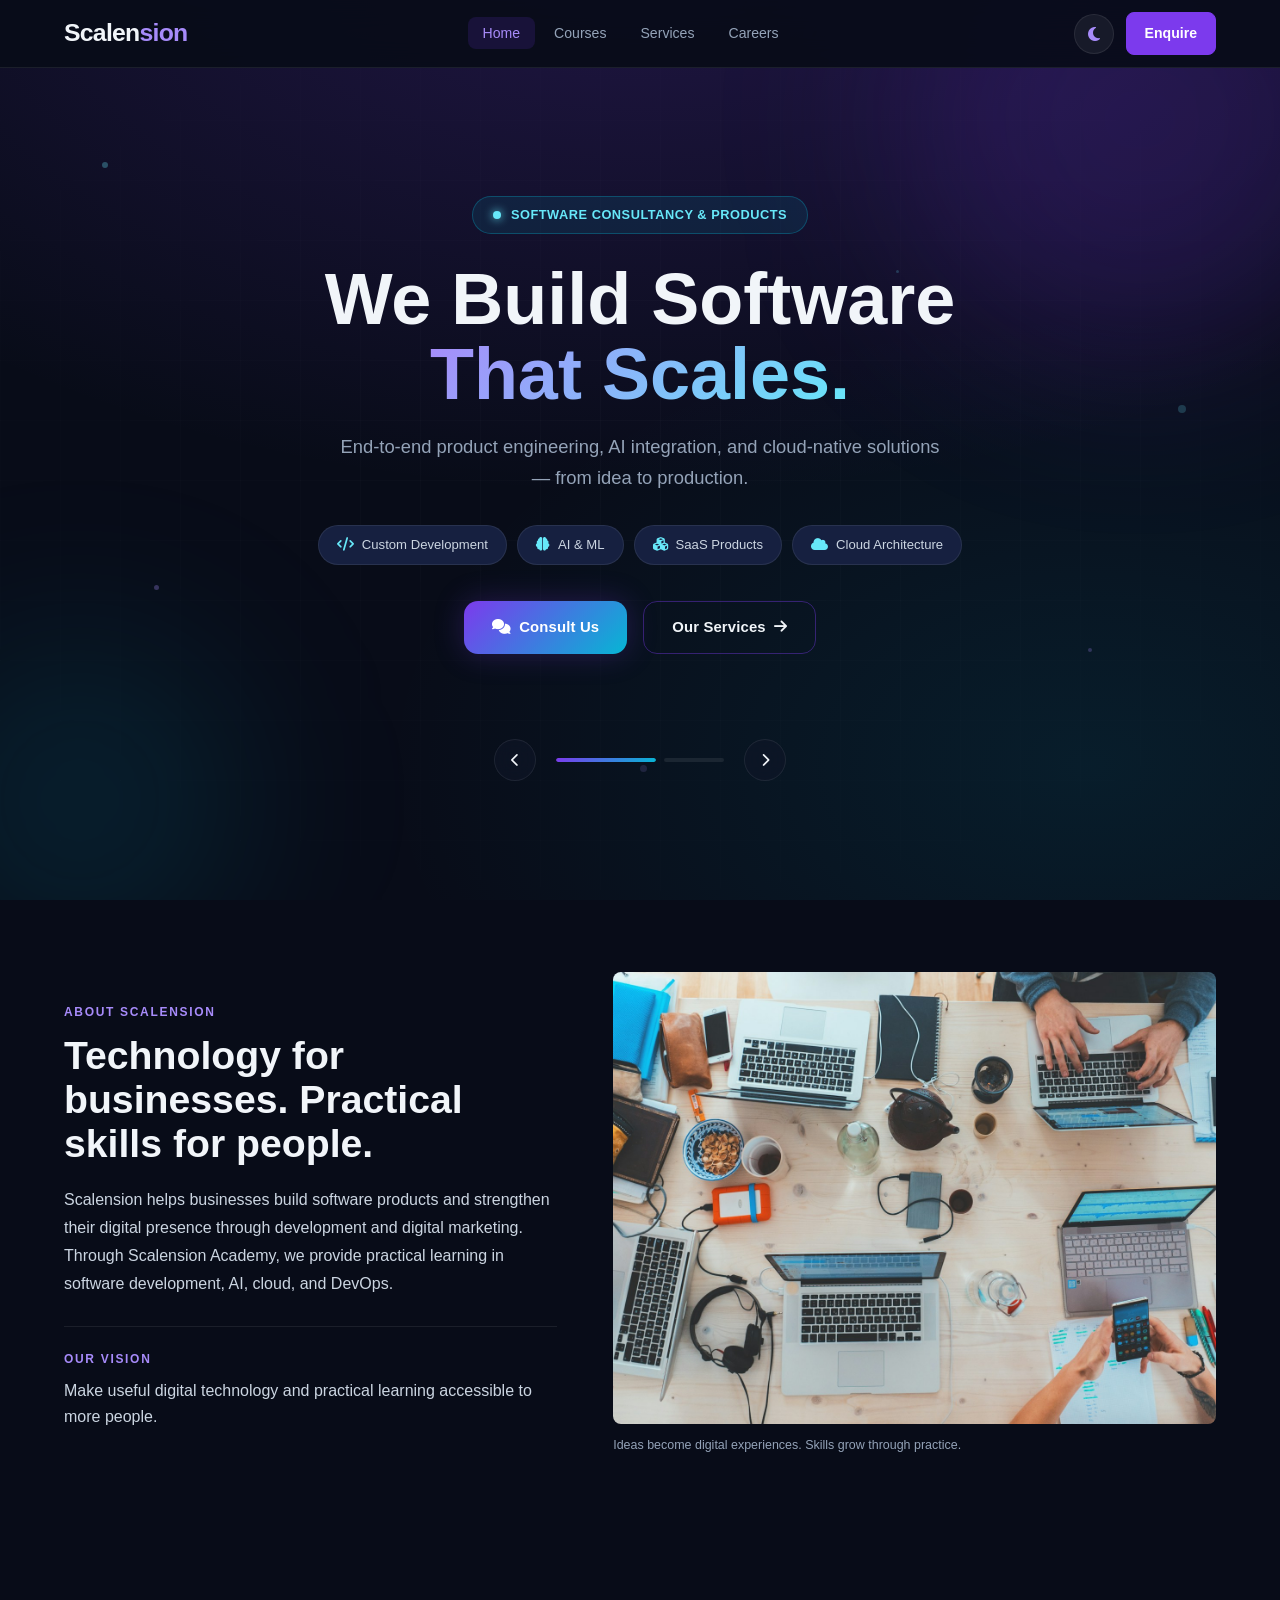
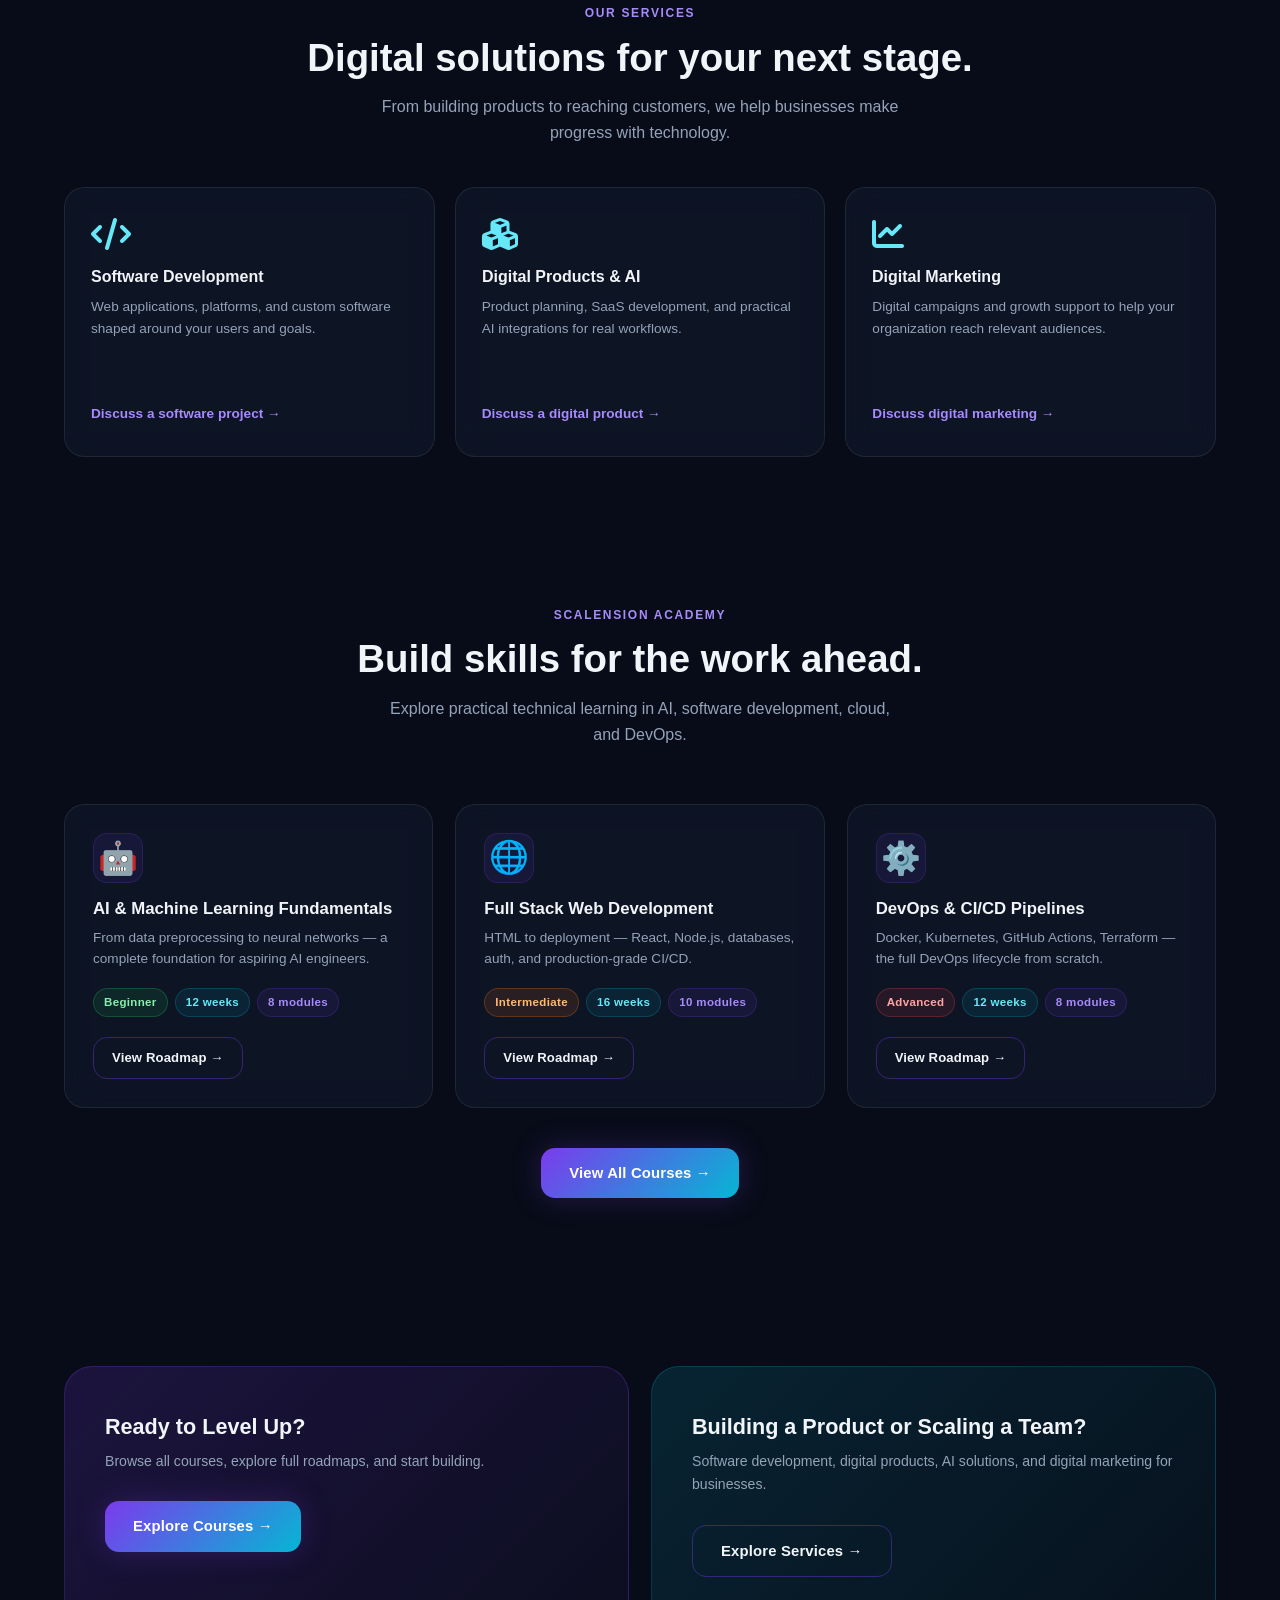
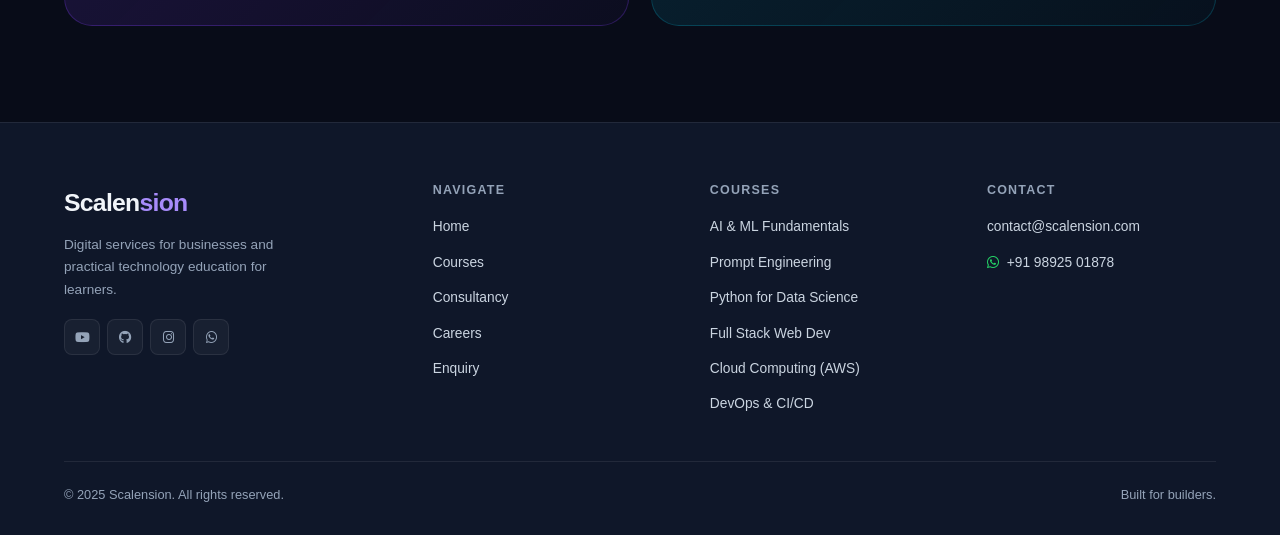
<file: index.html>
<!DOCTYPE html>
<html lang="en">

<head>
  <meta charset="UTF-8" />
  <meta name="viewport" content="width=device-width, initial-scale=1.0" />
  <title>Scalension — Digital Services &amp; Technical Academy</title>
  <meta name="description"
    content="Scalension builds software and digital marketing solutions for businesses and offers practical technical education through its Academy." />
  <link rel="icon" type="image/svg+xml" href="favicon.svg" />
  <link rel="icon" type="image/png" href="favicon.png" sizes="32x32" />
  <link rel="apple-touch-icon" href="apple-touch-icon.png" />
  <link rel="stylesheet" href="css/styles.css" />
  <link rel="stylesheet" href="https://cdnjs.cloudflare.com/ajax/libs/font-awesome/6.5.0/css/all.min.css" />
  <script>
    (function () {
      const stored = localStorage.getItem('theme');
      if (stored) {
        document.documentElement.setAttribute('data-theme', stored);
      } else {
        document.documentElement.setAttribute('data-theme', 'dark');
      }
    })();
  </script>
</head>

<body>

  <!-- ═══════════════════════════════════════
       NAVBAR
  ═══════════════════════════════════════ -->
  <nav class="navbar" aria-label="Primary navigation">
    <div class="container">
      <a href="index.html" class="logo">Scalen<span class="logo-accent">sion</span></a>

      <ul class="nav-links">
        <li><a href="index.html">Home</a></li>
        <li><a href="courses.html">Courses</a></li>
        <li><a href="consultancy.html">Services</a></li>
        <li><a href="careers.html">Careers</a></li>
      </ul>

      <div class="nav-actions">
        <button type="button" class="theme-toggle-btn" aria-label="Toggle light/dark theme" title="Toggle theme">
          <i class="fa-solid fa-moon icon-moon"></i>
          <i class="fa-solid fa-sun icon-sun"></i>
        </button>
        <a href="enquiry.html" class="nav-cta">Enquire</a>
      </div>

      <button class="menu-toggle" aria-label="Open menu" aria-expanded="false"
        aria-controls="mobile-navigation">&#9776;</button>
    </div>
  </nav>

  <!-- Mobile Drawer -->
  <div class="mobile-overlay"></div>
  <nav class="mobile-nav" id="mobile-navigation" aria-label="Mobile navigation">
    <button class="mobile-nav-close" aria-label="Close menu">&#10005;</button>
    <a href="index.html">Home</a>
    <a href="courses.html">Courses</a>
    <a href="consultancy.html">Services</a>
    <a href="careers.html">Careers</a>
    <a href="enquiry.html" class="mobile-nav-cta">Enquire</a>
  </nav>

  <!-- ═══════════════════════════════════════
       HERO BANNERS — Immersive Full-Width Carousel
  ═══════════════════════════════════════ -->
  <section class="hero hero-slider-container" id="hero-carousel">
    <div class="hero-bg"></div>
    <div class="grid-bg"></div>
    <div class="hero-orb hero-orb-1"></div>
    <div class="hero-orb hero-orb-2"></div>

    <!-- Animated floating particles -->
    <div class="hero-particles" aria-hidden="true">
      <span class="particle p1"></span>
      <span class="particle p2"></span>
      <span class="particle p3"></span>
      <span class="particle p4"></span>
      <span class="particle p5"></span>
      <span class="particle p6"></span>
    </div>

    <div class="container relative-z">
      <div class="hero-slides-wrapper">

        <!-- ─── SLIDE 1: Software Consultancy ─── -->
        <div class="hero-slide hero-slide-fw active" id="slide-consultancy" data-index="0">
          <div class="hero-kicker-badge badge-cyan">
            <span class="badge-pulse cyan"></span>
            Software Consultancy &amp; Products
          </div>

          <h1 class="hero-title-fw">
            We Build Software<br>
            <span class="gradient-text">That Scales.</span>
          </h1>

          <p class="hero-subtitle-fw">
            End-to-end product engineering, AI integration, and cloud-native solutions — from idea to production.
          </p>

          <div class="hero-pills">
            <span class="hero-pill"><i class="fa-solid fa-code"></i> Custom Development</span>
            <span class="hero-pill"><i class="fa-solid fa-brain"></i> AI &amp; ML</span>
            <span class="hero-pill"><i class="fa-solid fa-cubes"></i> SaaS Products</span>
            <span class="hero-pill"><i class="fa-solid fa-cloud"></i> Cloud Architecture</span>
          </div>

          <div class="hero-cta-row">
            <a href="enquiry.html?intent=software-consultation" class="btn btn-primary btn-glow">
              <i class="fa-solid fa-comments"></i> Consult Us
            </a>
            <a href="consultancy.html" class="btn btn-outline">
              Our Services <i class="fa-solid fa-arrow-right"></i>
            </a>
          </div>
        </div>

        <!-- ─── SLIDE 2: Scalension Academy ─── -->
        <div class="hero-slide hero-slide-fw" id="slide-education" data-index="1">
          <div class="hero-kicker-badge badge-purple">
            <span class="badge-pulse purple"></span>
            Scalension Academy
          </div>

          <h1 class="hero-title-fw">
            Learn From Practitioners.<br>
            <span class="gradient-text">Build Real Projects.</span>
          </h1>

          <p class="hero-subtitle-fw">
            Industry-led programs in AI, Full-Stack, Cloud &amp; DevOps — with mentorship and capstone projects.
          </p>

          <div class="hero-pills">
            <span class="hero-pill"><i class="fa-solid fa-graduation-cap"></i> Expert-Led</span>
            <span class="hero-pill"><i class="fa-solid fa-laptop-code"></i> Hands-On Labs</span>
            <span class="hero-pill"><i class="fa-solid fa-certificate"></i> Certification</span>
            <span class="hero-pill"><i class="fa-solid fa-user-check"></i> 1-on-1 Mentorship</span>
          </div>

          <div class="hero-cta-row">
            <a href="courses.html" class="btn btn-primary btn-glow">
              <i class="fa-solid fa-compass"></i> Explore Courses
            </a>
            <a href="enquiry.html?intent=student-guidance" class="btn btn-outline">
              <i class="fa-solid fa-calendar-check"></i> Book Free Session
            </a>
          </div>
        </div>

      </div>

      <!-- Progress bar + navigation -->
      <div class="hero-nav-bar">
        <button class="hero-nav-arrow prev-slide" aria-label="Previous">
          <i class="fa-solid fa-chevron-left"></i>
        </button>

        <div class="hero-progress-track">
          <div class="hero-progress-segment active" data-slide="0">
            <span class="progress-fill"></span>
          </div>
          <div class="hero-progress-segment" data-slide="1">
            <span class="progress-fill"></span>
          </div>
        </div>

        <button class="hero-nav-arrow next-slide" aria-label="Next">
          <i class="fa-solid fa-chevron-right"></i>
        </button>
      </div>

    </div>
  </section>


  <section class="section company-about-section" id="about">
    <div class="container company-about-layout">
      <div class="company-about-copy reveal">
        <span class="section-label">About Scalension</span>
        <h2>Technology for businesses. Practical skills for people.</h2>
        <p>
          Scalension helps businesses build software products and strengthen their digital presence through
          development and digital marketing. Through Scalension Academy, we provide practical learning in
          software development, AI, cloud, and DevOps.
        </p>
        <div class="company-vision">
          <span class="section-label">Our Vision</span>
          <p>Make useful digital technology and practical learning accessible to more people.</p>
        </div>
      </div>
      <figure class="company-about-visual reveal">
        <img src="assets/about-work.jpg" alt="Laptops and work materials arranged around a shared workspace" />
        <figcaption>Ideas become digital experiences. Skills grow through practice.</figcaption>
      </figure>
    </div>
  </section>

  <section class="section home-services-section" id="services">
    <div class="container">
      <div class="section-header reveal">
        <span class="section-label">Our Services</span>
        <h2>Digital solutions for your next stage.</h2>
        <p>From building products to reaching customers, we help businesses make progress with technology.</p>
      </div>

      <div class="services-grid stagger-group">
        <article class="service-card glass-card">
          <i class="fa-solid fa-code service-icon" aria-hidden="true"></i>
          <h3 class="service-title">Software Development</h3>
          <p class="service-desc">Web applications, platforms, and custom software shaped around your users and goals.
          </p>
          <a href="enquiry.html?intent=software-enquiry&amp;service=software-development" class="service-link">Discuss a
            software project &rarr;</a>
        </article>
        <article class="service-card glass-card">
          <i class="fa-solid fa-cubes service-icon" aria-hidden="true"></i>
          <h3 class="service-title">Digital Products &amp; AI</h3>
          <p class="service-desc">Product planning, SaaS development, and practical AI integrations for real workflows.
          </p>
          <a href="enquiry.html?intent=software-enquiry&amp;service=software-product" class="service-link">Discuss a
            digital product &rarr;</a>
        </article>
        <article class="service-card glass-card">
          <i class="fa-solid fa-chart-line service-icon" aria-hidden="true"></i>
          <h3 class="service-title">Digital Marketing</h3>
          <p class="service-desc">Digital campaigns and growth support to help your organization reach relevant
            audiences.</p>
          <a href="enquiry.html?intent=software-enquiry&amp;service=digital-marketing" class="service-link">Discuss
            digital marketing &rarr;</a>
        </article>
      </div>
    </div>
  </section>

  <!-- ═══════════════════════════════════════
       FEATURED COURSES
  ═══════════════════════════════════════ -->
  <div class="academy-section" id="academy">
    <section class="section">
      <div class="container">
        <div class="section-header reveal">
          <span class="section-label">Scalension Academy</span>
          <h2>Build skills for the work ahead.</h2>
          <p>Explore practical technical learning in AI, software development, cloud, and DevOps.</p>
        </div>

        <div class="featured-grid stagger-group">

          <!-- Card 1 -->
          <div class="fc-card glass-card">
            <div class="fc-icon">🤖</div>
            <h3 class="fc-title">AI &amp; Machine Learning Fundamentals</h3>
            <p class="fc-desc">From data preprocessing to neural networks — a complete foundation for aspiring AI
              engineers.</p>
            <div class="fc-meta">
              <span class="badge badge-beginner">Beginner</span>
              <span class="badge badge-duration">12 weeks</span>
              <span class="badge badge-modules">8 modules</span>
            </div>
            <a href="courses.html#ai-ml" class="btn btn-sm btn-outline">View Roadmap &rarr;</a>
          </div>

          <!-- Card 2 -->
          <div class="fc-card glass-card">
            <div class="fc-icon">🌐</div>
            <h3 class="fc-title">Full Stack Web Development</h3>
            <p class="fc-desc">HTML to deployment — React, Node.js, databases, auth, and production-grade CI/CD.</p>
            <div class="fc-meta">
              <span class="badge badge-intermediate">Intermediate</span>
              <span class="badge badge-duration">16 weeks</span>
              <span class="badge badge-modules">10 modules</span>
            </div>
            <a href="courses.html#web-dev" class="btn btn-sm btn-outline">View Roadmap &rarr;</a>
          </div>

          <!-- Card 3 -->
          <div class="fc-card glass-card">
            <div class="fc-icon">⚙️</div>
            <h3 class="fc-title">DevOps &amp; CI/CD Pipelines</h3>
            <p class="fc-desc">Docker, Kubernetes, GitHub Actions, Terraform — the full DevOps lifecycle from scratch.
            </p>
            <div class="fc-meta">
              <span class="badge badge-advanced">Advanced</span>
              <span class="badge badge-duration">12 weeks</span>
              <span class="badge badge-modules">8 modules</span>
            </div>
            <a href="courses.html#devops" class="btn btn-sm btn-outline">View Roadmap &rarr;</a>
          </div>

        </div>

        <div style="text-align:center; margin-top: 40px;">
          <a href="courses.html" class="btn btn-primary">View All Courses &rarr;</a>
        </div>
      </div>
    </section>

  </div><!-- /academy-section -->

  <!-- ═══════════════════════════════════════
       DUAL CTA
  ═══════════════════════════════════════ -->
  <section class="section">
    <div class="container">
      <div class="dual-cta">
        <div class="cta-panel cta-learn">
          <h3>Ready to Level Up?</h3>
          <p>Browse all courses, explore full roadmaps, and start building.</p>
          <a href="courses.html" class="btn btn-primary">Explore Courses &rarr;</a>
        </div>
        <div class="cta-panel cta-consult">
          <h3>Building a Product or Scaling a Team?</h3>
          <p>Software development, digital products, AI solutions, and digital marketing for businesses.</p>
          <a href="consultancy.html" class="btn btn-outline">Explore Services &rarr;</a>
        </div>
      </div>
    </div>
  </section>

  <!-- ═══════════════════════════════════════
       FOOTER
  ═══════════════════════════════════════ -->
  <footer class="footer">
    <div class="container">
      <div class="footer-grid">

        <div class="footer-brand">
          <a href="index.html" class="logo">Scalen<span class="logo-accent">sion</span></a>
          <p class="footer-tagline">Digital services for businesses and practical technology education for learners.</p>
          <div class="footer-social">
            <a href="https://www.youtube.com/channel/UCDNR9oUo0z2bHbTvsrr0TBA" target="_blank" rel="noopener noreferrer"
              aria-label="YouTube"><i class="fa-brands fa-youtube"></i></a>
            <a href="https://github.com/scalension" target="_blank" rel="noopener noreferrer" aria-label="GitHub"><i
                class="fa-brands fa-github"></i></a>
            <a href="https://www.instagram.com/scalension_com?igsh=MTJ3d3ZqYjRnbWk2NQ" target="_blank"
              rel="noopener noreferrer" aria-label="Instagram"><i class="fa-brands fa-instagram"></i></a>
            <a href="https://whatsapp.com/channel/0029Vb8EhJBGzzKJCfin2q10" target="_blank" rel="noopener noreferrer"
              aria-label="WhatsApp Channel"><i class="fa-brands fa-whatsapp"></i></a>
          </div>
        </div>

        <div class="footer-col">
          <h4>Navigate</h4>
          <ul>
            <li><a href="index.html">Home</a></li>
            <li><a href="courses.html">Courses</a></li>
            <li><a href="consultancy.html">Consultancy</a></li>
            <li><a href="careers.html">Careers</a></li>
            <li><a href="enquiry.html">Enquiry</a></li>
          </ul>
        </div>

        <div class="footer-col">
          <h4>Courses</h4>
          <ul>
            <li><a href="courses.html">AI &amp; ML Fundamentals</a></li>
            <li><a href="courses.html">Prompt Engineering</a></li>
            <li><a href="courses.html">Python for Data Science</a></li>
            <li><a href="courses.html">Full Stack Web Dev</a></li>
            <li><a href="courses.html">Cloud Computing (AWS)</a></li>
            <li><a href="courses.html">DevOps &amp; CI/CD</a></li>
          </ul>
        </div>

        <div class="footer-col">
          <h4>Contact</h4>
          <ul>
            <li><a href="mailto:contact@scalension.com">contact@scalension.com</a></li>
            <li><a href="https://wa.me/919892501878?text=Hi%20Scalension%2C%20I%20have%20an%20enquiry" target="_blank"
                rel="noopener noreferrer"><i class="fa-brands fa-whatsapp" style="color:#25D366; margin-right:4px;"></i>
                +91 98925 01878</a></li>
          </ul>
        </div>

      </div>

      <div class="footer-bottom">
        <span class="footer-copy">&copy; 2025 Scalension. All rights reserved.</span>
        <span class="footer-copy">Built for builders.</span>
      </div>
    </div>
  </footer>

  <script src="js/main.js"></script>
</body>

</html>
</file>
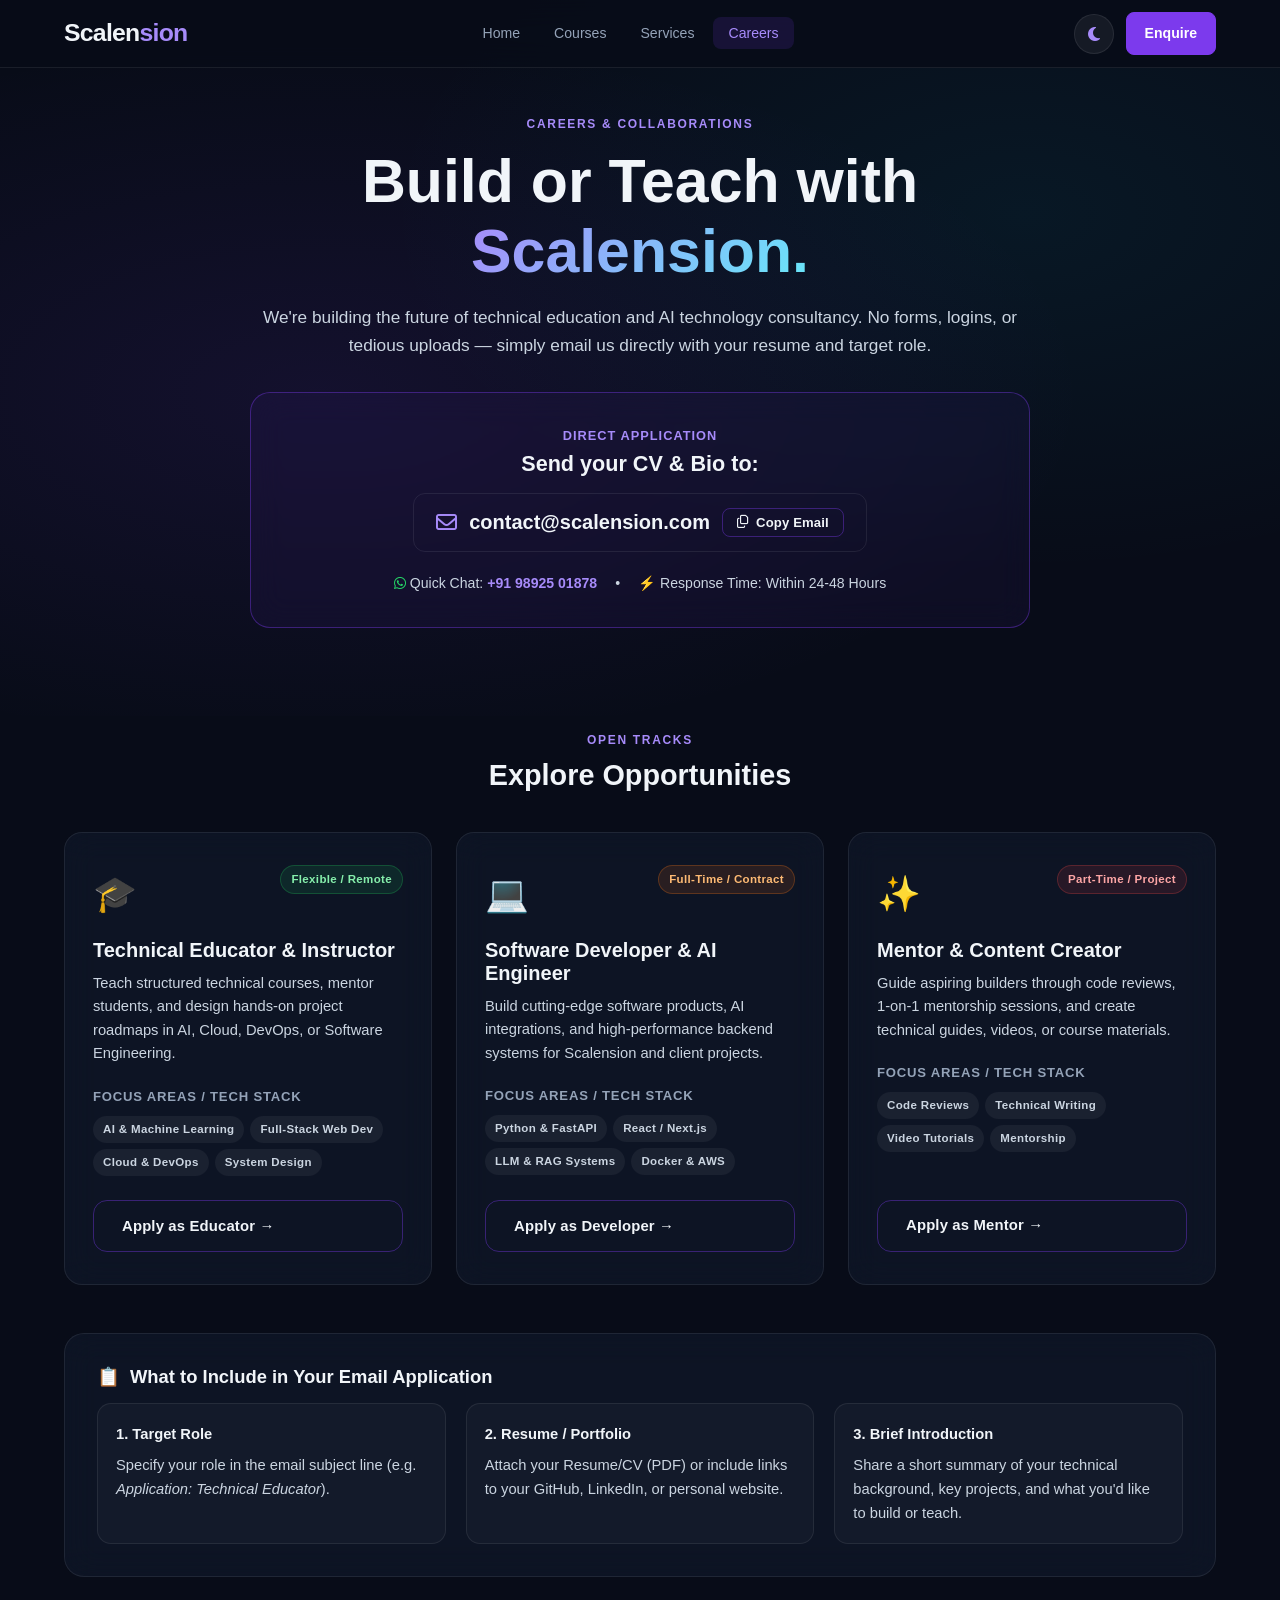
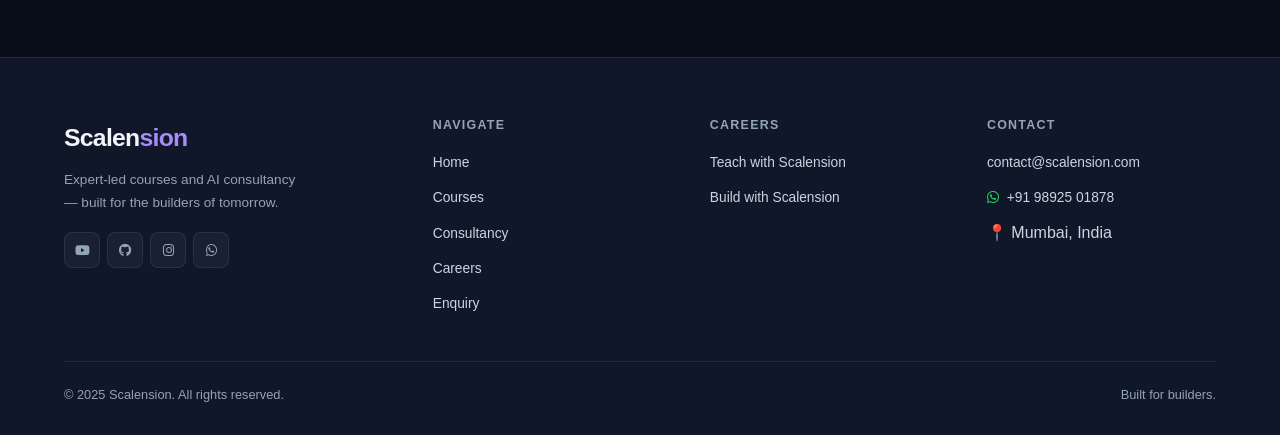
<file: careers.html>
<!DOCTYPE html>
<html lang="en">

<head>
  <meta charset="UTF-8" />
  <meta name="viewport" content="width=device-width, initial-scale=1.0" />
  <title>Careers — Scalension</title>
  <meta name="description"
    content="Join Scalension — apply as an educator to teach technical courses, or join our team as a software developer or AI engineer." />
  <link rel="icon" type="image/svg+xml" href="favicon.svg" />
  <link rel="icon" type="image/png" href="favicon.png" sizes="32x32" />
  <link rel="apple-touch-icon" href="apple-touch-icon.png" />
  <link rel="stylesheet" href="css/styles.css" />
  <link rel="stylesheet" href="https://cdnjs.cloudflare.com/ajax/libs/font-awesome/6.5.0/css/all.min.css" />
  <script>
    (function () {
      const stored = localStorage.getItem('theme');
      if (stored) {
        document.documentElement.setAttribute('data-theme', stored);
      } else {
        document.documentElement.setAttribute('data-theme', 'dark');
      }
    })();
  </script>
</head>

<body>

  <!-- ═══════════════════════════════════════
       NAVBAR
  ═══════════════════════════════════════ -->
  <nav class="navbar scrolled" aria-label="Primary navigation">
    <div class="container">
      <a href="index.html" class="logo">Scalen<span class="logo-accent">sion</span></a>

      <ul class="nav-links">
        <li><a href="index.html">Home</a></li>
        <li><a href="courses.html">Courses</a></li>
        <li><a href="consultancy.html">Services</a></li>
        <li><a href="careers.html" class="active">Careers</a></li>
      </ul>

      <div class="nav-actions">
        <button type="button" class="theme-toggle-btn" aria-label="Toggle light/dark theme" title="Toggle theme">
          <i class="fa-solid fa-moon icon-moon"></i>
          <i class="fa-solid fa-sun icon-sun"></i>
        </button>
        <a href="enquiry.html" class="nav-cta">Enquire</a>
      </div>

      <button class="menu-toggle" aria-label="Open menu" aria-expanded="false"
        aria-controls="mobile-navigation">&#9776;</button>
    </div>
  </nav>

  <!-- Mobile Drawer -->
  <div class="mobile-overlay"></div>
  <nav class="mobile-nav" id="mobile-navigation" aria-label="Mobile navigation">
    <button class="mobile-nav-close" aria-label="Close menu">&#10005;</button>
    <a href="index.html">Home</a>
    <a href="courses.html">Courses</a>
    <a href="consultancy.html">Services</a>
    <a href="careers.html">Careers</a>
    <a href="enquiry.html" class="mobile-nav-cta">Enquire</a>
  </nav>

  <!-- ═══════════════════════════════════════
       HERO & DIRECT EMAIL APPLICATION SECTION
  ═══════════════════════════════════════ -->
  <div class="enquiry-wrap" style="min-height: auto; padding-top: 110px; padding-bottom: 40px;">
    <div class="enquiry-wrap-bg"></div>

    <div class="container">
      <div style="max-width: 780px; margin: 0 auto; text-align: center;" class="reveal">
        <span class="section-label" style="display:inline-block; margin-bottom:12px;">Careers &amp;
          Collaborations</span>
        <h1 style="margin-bottom:16px;">Build or Teach with <span class="gradient-text">Scalension.</span></h1>
        <p style="color:var(--text-secondary); font-size:1.08rem; line-height:1.65; margin-bottom:32px;">
          We're building the future of technical education and AI technology consultancy.
          No forms, logins, or tedious uploads — simply email us directly with your resume and target role.
        </p>

        <!-- Direct Email CTA Box -->
        <div class="glass-card"
          style="padding: 32px; border-radius: 20px; text-align: center; margin-bottom: 48px; border: 1px solid var(--border-primary); background: rgba(124,58,237,0.06);">
          <span
            style="font-size:0.8rem; text-transform:uppercase; letter-spacing:1px; color:var(--color-primary-lt); font-weight:600; display:block; margin-bottom:6px;">Direct
            Application</span>
          <h2 style="font-size:1.35rem; margin-bottom:16px; color:var(--text-primary);">Send your CV &amp; Bio to:</h2>

          <div
            style="display:inline-flex; align-items:center; gap:12px; background:var(--bg-card); padding:12px 22px; border-radius:12px; border:1px solid var(--border); margin-bottom:20px; flex-wrap:wrap; justify-content:center;">
            <i class="fa-regular fa-envelope" style="font-size:1.3rem; color:var(--color-primary-lt);"></i>
            <a href="mailto:contact@scalension.com?subject=Application%20for%20Scalension"
              style="font-size:1.25rem; font-weight:700; color:var(--text-primary);"
              id="career-email-address">contact@scalension.com</a>
            <button type="button" id="copy-email-btn" class="btn btn-outline"
              style="padding:6px 14px; font-size:0.82rem; border-radius:8px;">
              <i class="fa-regular fa-copy"></i> Copy Email
            </button>
          </div>

          <div
            style="display:flex; justify-content:center; gap:18px; flex-wrap:wrap; font-size:0.88rem; color:var(--text-secondary);">
            <span><i class="fa-brands fa-whatsapp" style="color:#25D366;"></i> Quick Chat: <a
                href="https://wa.me/919892501878?text=Hi%20Scalension%2C%20I%20am%20interested%20in%20career%20opportunities"
                target="_blank" rel="noopener noreferrer" style="color:var(--color-primary-lt); font-weight:600;">+91
                98925 01878</a></span>
            <span>&bull;</span>
            <span>⚡ Response Time: Within 24-48 Hours</span>
          </div>
        </div>
      </div>
    </div>
  </div>

  <!-- ═══════════════════════════════════════
       OPEN ROLES & TRACKS SECTION
  ═══════════════════════════════════════ -->
  <section style="padding: 10px 0 80px 0;">
    <div class="container">
      <div style="text-align:center; margin-bottom:40px;" class="reveal">
        <span class="section-label" style="display:inline-block; margin-bottom:8px;">Open Tracks</span>
        <h2 style="font-size:1.8rem; margin:0;">Explore Opportunities</h2>
      </div>

      <div class="stagger-group"
        style="display:grid; grid-template-columns: repeat(auto-fit, minmax(320px, 1fr)); gap:24px;">

        <!-- Role 1: Educator -->
        <div class="glass-card role-card"
          style="padding:32px 28px; border-radius:18px; display:flex; flex-direction:column; justify-content:space-between;">
          <div>
            <div style="display:flex; justify-content:space-between; align-items:flex-start; margin-bottom:16px;">
              <span style="font-size:2.2rem;">🎓</span>
              <span class="badge badge-beginner">Flexible / Remote</span>
            </div>
            <h3 style="font-size:1.25rem; margin-bottom:10px; color:var(--text-primary);">Technical Educator &amp;
              Instructor</h3>
            <p style="font-size:0.92rem; color:var(--text-secondary); line-height:1.6; margin-bottom:20px;">
              Teach structured technical courses, mentor students, and design hands-on project roadmaps in AI, Cloud,
              DevOps, or Software Engineering.
            </p>

            <div style="margin-bottom:24px;">
              <strong
                style="font-size:0.82rem; text-transform:uppercase; letter-spacing:0.8px; color:var(--text-muted); display:block; margin-bottom:8px;">Focus
                Areas / Tech Stack</strong>
              <div style="display:flex; flex-wrap:wrap; gap:6px;">
                <span class="badge" style="background:rgba(255,255,255,0.06); color:var(--text-secondary);">AI &amp;
                  Machine Learning</span>
                <span class="badge" style="background:rgba(255,255,255,0.06); color:var(--text-secondary);">Full-Stack
                  Web Dev</span>
                <span class="badge" style="background:rgba(255,255,255,0.06); color:var(--text-secondary);">Cloud &amp;
                  DevOps</span>
                <span class="badge" style="background:rgba(255,255,255,0.06); color:var(--text-secondary);">System
                  Design</span>
              </div>
            </div>
          </div>

          <a href="mailto:contact@scalension.com?subject=Application%20for%20Technical%20Educator%20Role"
            class="btn btn-outline" style="width:100%; text-align:center;">
            Apply as Educator &rarr;
          </a>
        </div>

        <!-- Role 2: Software Engineer & AI Dev -->
        <div class="glass-card role-card"
          style="padding:32px 28px; border-radius:18px; display:flex; flex-direction:column; justify-content:space-between;">
          <div>
            <div style="display:flex; justify-content:space-between; align-items:flex-start; margin-bottom:16px;">
              <span style="font-size:2.2rem;">💻</span>
              <span class="badge badge-intermediate">Full-Time / Contract</span>
            </div>
            <h3 style="font-size:1.25rem; margin-bottom:10px; color:var(--text-primary);">Software Developer &amp; AI
              Engineer</h3>
            <p style="font-size:0.92rem; color:var(--text-secondary); line-height:1.6; margin-bottom:20px;">
              Build cutting-edge software products, AI integrations, and high-performance backend systems for Scalension
              and client projects.
            </p>

            <div style="margin-bottom:24px;">
              <strong
                style="font-size:0.82rem; text-transform:uppercase; letter-spacing:0.8px; color:var(--text-muted); display:block; margin-bottom:8px;">Focus
                Areas / Tech Stack</strong>
              <div style="display:flex; flex-wrap:wrap; gap:6px;">
                <span class="badge" style="background:rgba(255,255,255,0.06); color:var(--text-secondary);">Python &amp;
                  FastAPI</span>
                <span class="badge" style="background:rgba(255,255,255,0.06); color:var(--text-secondary);">React /
                  Next.js</span>
                <span class="badge" style="background:rgba(255,255,255,0.06); color:var(--text-secondary);">LLM &amp;
                  RAG Systems</span>
                <span class="badge" style="background:rgba(255,255,255,0.06); color:var(--text-secondary);">Docker &amp;
                  AWS</span>
              </div>
            </div>
          </div>

          <a href="mailto:contact@scalension.com?subject=Application%20for%20Software%20Developer%20Role"
            class="btn btn-outline" style="width:100%; text-align:center;">
            Apply as Developer &rarr;
          </a>
        </div>

        <!-- Role 3: Mentor & Content Creator -->
        <div class="glass-card role-card"
          style="padding:32px 28px; border-radius:18px; display:flex; flex-direction:column; justify-content:space-between;">
          <div>
            <div style="display:flex; justify-content:space-between; align-items:flex-start; margin-bottom:16px;">
              <span style="font-size:2.2rem;">✨</span>
              <span class="badge badge-advanced">Part-Time / Project</span>
            </div>
            <h3 style="font-size:1.25rem; margin-bottom:10px; color:var(--text-primary);">Mentor &amp; Content Creator
            </h3>
            <p style="font-size:0.92rem; color:var(--text-secondary); line-height:1.6; margin-bottom:20px;">
              Guide aspiring builders through code reviews, 1-on-1 mentorship sessions, and create technical guides,
              videos, or course materials.
            </p>

            <div style="margin-bottom:24px;">
              <strong
                style="font-size:0.82rem; text-transform:uppercase; letter-spacing:0.8px; color:var(--text-muted); display:block; margin-bottom:8px;">Focus
                Areas / Tech Stack</strong>
              <div style="display:flex; flex-wrap:wrap; gap:6px;">
                <span class="badge" style="background:rgba(255,255,255,0.06); color:var(--text-secondary);">Code
                  Reviews</span>
                <span class="badge" style="background:rgba(255,255,255,0.06); color:var(--text-secondary);">Technical
                  Writing</span>
                <span class="badge" style="background:rgba(255,255,255,0.06); color:var(--text-secondary);">Video
                  Tutorials</span>
                <span class="badge"
                  style="background:rgba(255,255,255,0.06); color:var(--text-secondary);">Mentorship</span>
              </div>
            </div>
          </div>

          <a href="mailto:contact@scalension.com?subject=Application%20for%20Mentor%20%26%20Content%20Role"
            class="btn btn-outline" style="width:100%; text-align:center;">
            Apply as Mentor &rarr;
          </a>
        </div>

      </div>

      <!-- Application Guidelines Card -->
      <div class="glass-card reveal" style="margin-top: 48px; padding: 32px; border-radius: 20px;">
        <h3
          style="font-size: 1.15rem; margin-bottom: 16px; color: var(--text-primary); display: flex; align-items: center; gap: 10px;">
          <span>📋</span> What to Include in Your Email Application
        </h3>
        <div
          style="display: grid; grid-template-columns: repeat(auto-fit, minmax(220px, 1fr)); gap: 20px; font-size: 0.92rem; color: var(--text-secondary);">
          <div
            style="background: rgba(255,255,255,0.03); padding: 18px; border-radius: 14px; border: 1px solid var(--border);">
            <strong style="color: var(--text-primary); display: block; margin-bottom: 6px;">1. Target Role</strong>
            Specify your role in the email subject line (e.g. <em>Application: Technical Educator</em>).
          </div>
          <div
            style="background: rgba(255,255,255,0.03); padding: 18px; border-radius: 14px; border: 1px solid var(--border);">
            <strong style="color: var(--text-primary); display: block; margin-bottom: 6px;">2. Resume /
              Portfolio</strong>
            Attach your Resume/CV (PDF) or include links to your GitHub, LinkedIn, or personal website.
          </div>
          <div
            style="background: rgba(255,255,255,0.03); padding: 18px; border-radius: 14px; border: 1px solid var(--border);">
            <strong style="color: var(--text-primary); display: block; margin-bottom: 6px;">3. Brief
              Introduction</strong>
            Share a short summary of your technical background, key projects, and what you'd like to build or teach.
          </div>
        </div>
      </div>

    </div>
  </section>

  <!-- ═══════════════════════════════════════
       FOOTER
  ═══════════════════════════════════════ -->
  <footer class="footer">
    <div class="container">
      <div class="footer-grid">

        <div class="footer-brand">
          <a href="index.html" class="logo">Scalen<span class="logo-accent">sion</span></a>
          <p class="footer-tagline">Expert-led courses and AI consultancy — built for the builders of tomorrow.</p>
          <div class="footer-social">
            <a href="https://www.youtube.com/channel/UCDNR9oUo0z2bHbTvsrr0TBA" target="_blank" rel="noopener noreferrer"
              aria-label="YouTube"><i class="fa-brands fa-youtube"></i></a>
            <a href="https://github.com/scalension" target="_blank" rel="noopener noreferrer" aria-label="GitHub"><i
                class="fa-brands fa-github"></i></a>
            <a href="https://www.instagram.com/scalension_com?igsh=MTJ3d3ZqYjRnbWk2NQ" target="_blank"
              rel="noopener noreferrer" aria-label="Instagram"><i class="fa-brands fa-instagram"></i></a>
            <a href="https://whatsapp.com/channel/0029Vb8EhJBGzzKJCfin2q10" target="_blank" rel="noopener noreferrer"
              aria-label="WhatsApp Channel"><i class="fa-brands fa-whatsapp"></i></a>
          </div>
        </div>

        <div class="footer-col">
          <h4>Navigate</h4>
          <ul>
            <li><a href="index.html">Home</a></li>
            <li><a href="courses.html">Courses</a></li>
            <li><a href="consultancy.html">Consultancy</a></li>
            <li><a href="careers.html">Careers</a></li>
            <li><a href="enquiry.html">Enquiry</a></li>
          </ul>
        </div>

        <div class="footer-col">
          <h4>Careers</h4>
          <ul>
            <li><a href="careers.html" data-role="Educator">Teach with Scalension</a></li>
            <li><a href="careers.html" data-role="Developer">Build with Scalension</a></li>
          </ul>
        </div>

        <div class="footer-col">
          <h4>Contact</h4>
          <ul>
            <li><a href="mailto:contact@scalension.com">contact@scalension.com</a></li>
            <li><a href="https://wa.me/919892501878?text=Hi%20Scalension%2C%20I%20have%20an%20enquiry" target="_blank"
                rel="noopener noreferrer"><i class="fa-brands fa-whatsapp" style="color:#25D366; margin-right:4px;"></i>
                +91 98925 01878</a></li>
            <li><span style="color:var(--text-secondary);">📍 Mumbai, India</span></li>
          </ul>
        </div>

      </div>

      <div class="footer-bottom">
        <span class="footer-copy">&copy; 2025 Scalension. All rights reserved.</span>
        <span class="footer-copy">Built for builders.</span>
      </div>
    </div>
  </footer>

  <script src="js/main.js"></script>
</body>

</html>
</file>
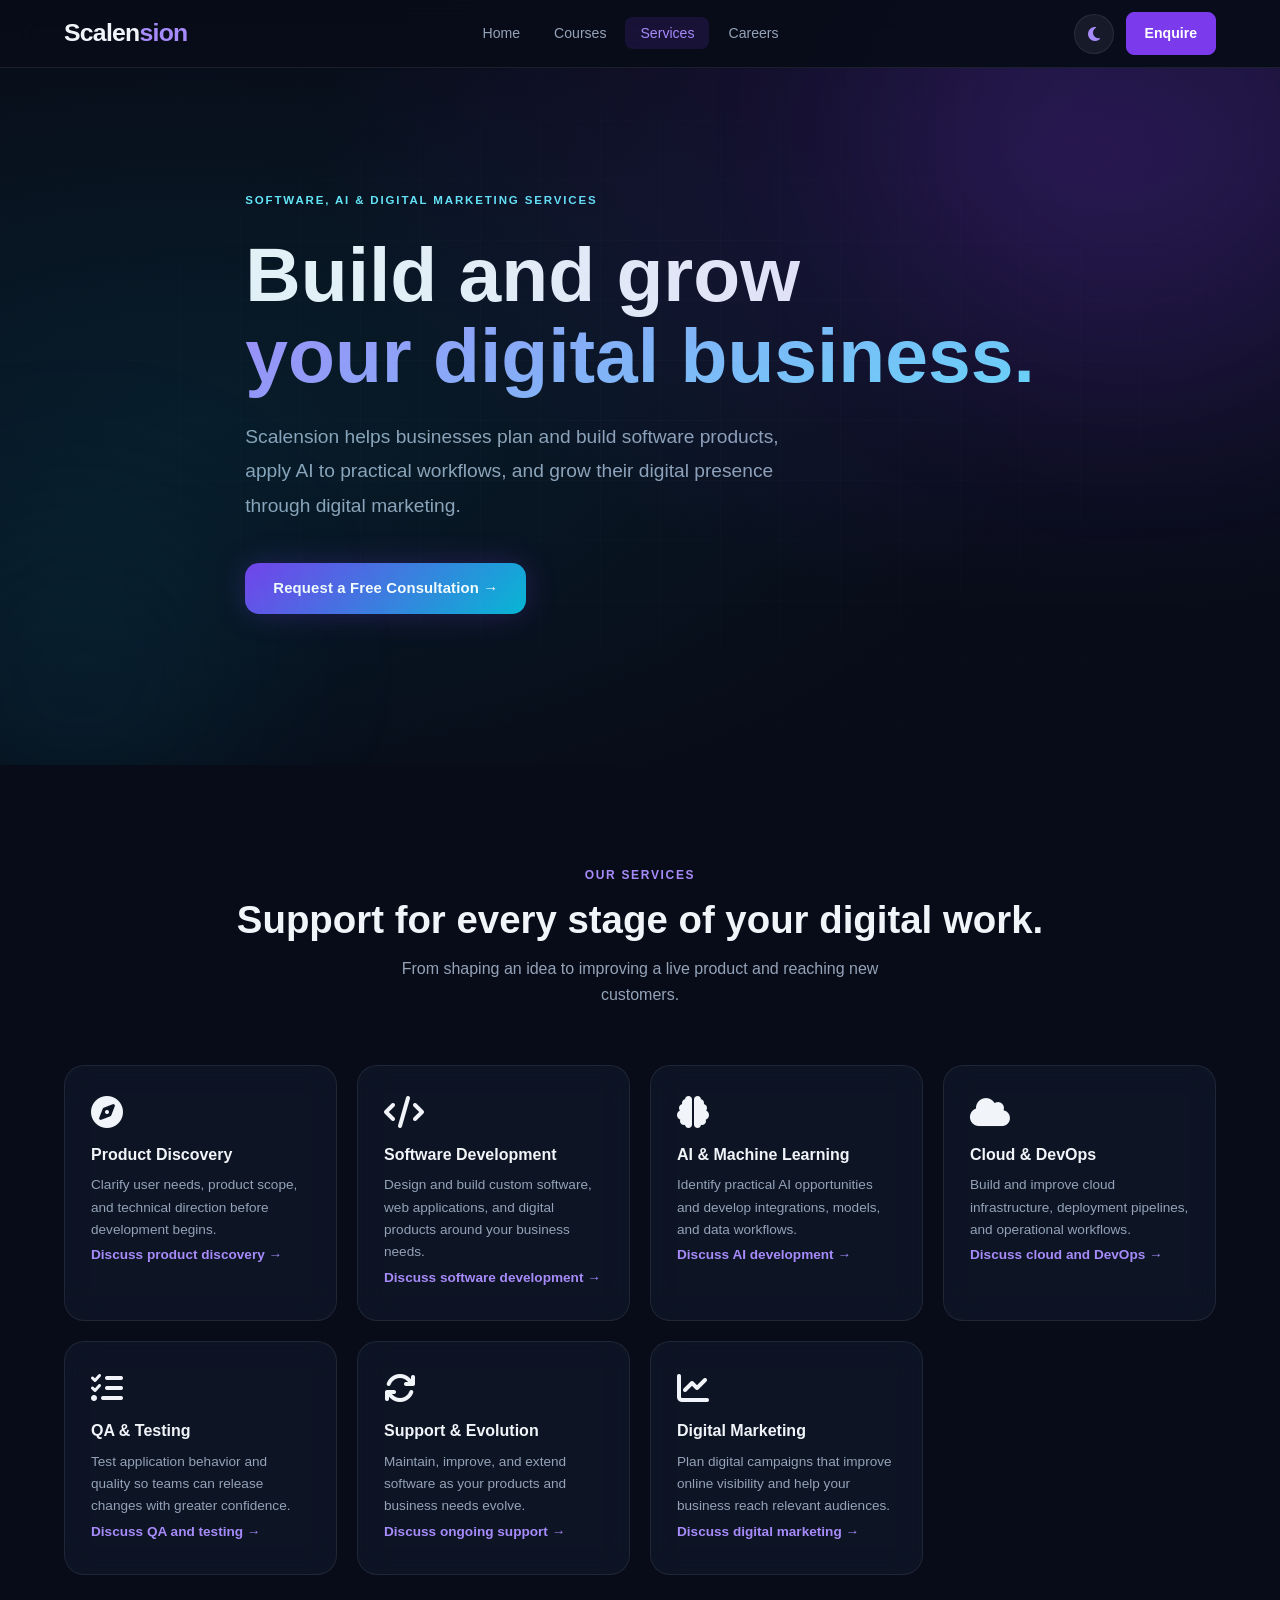
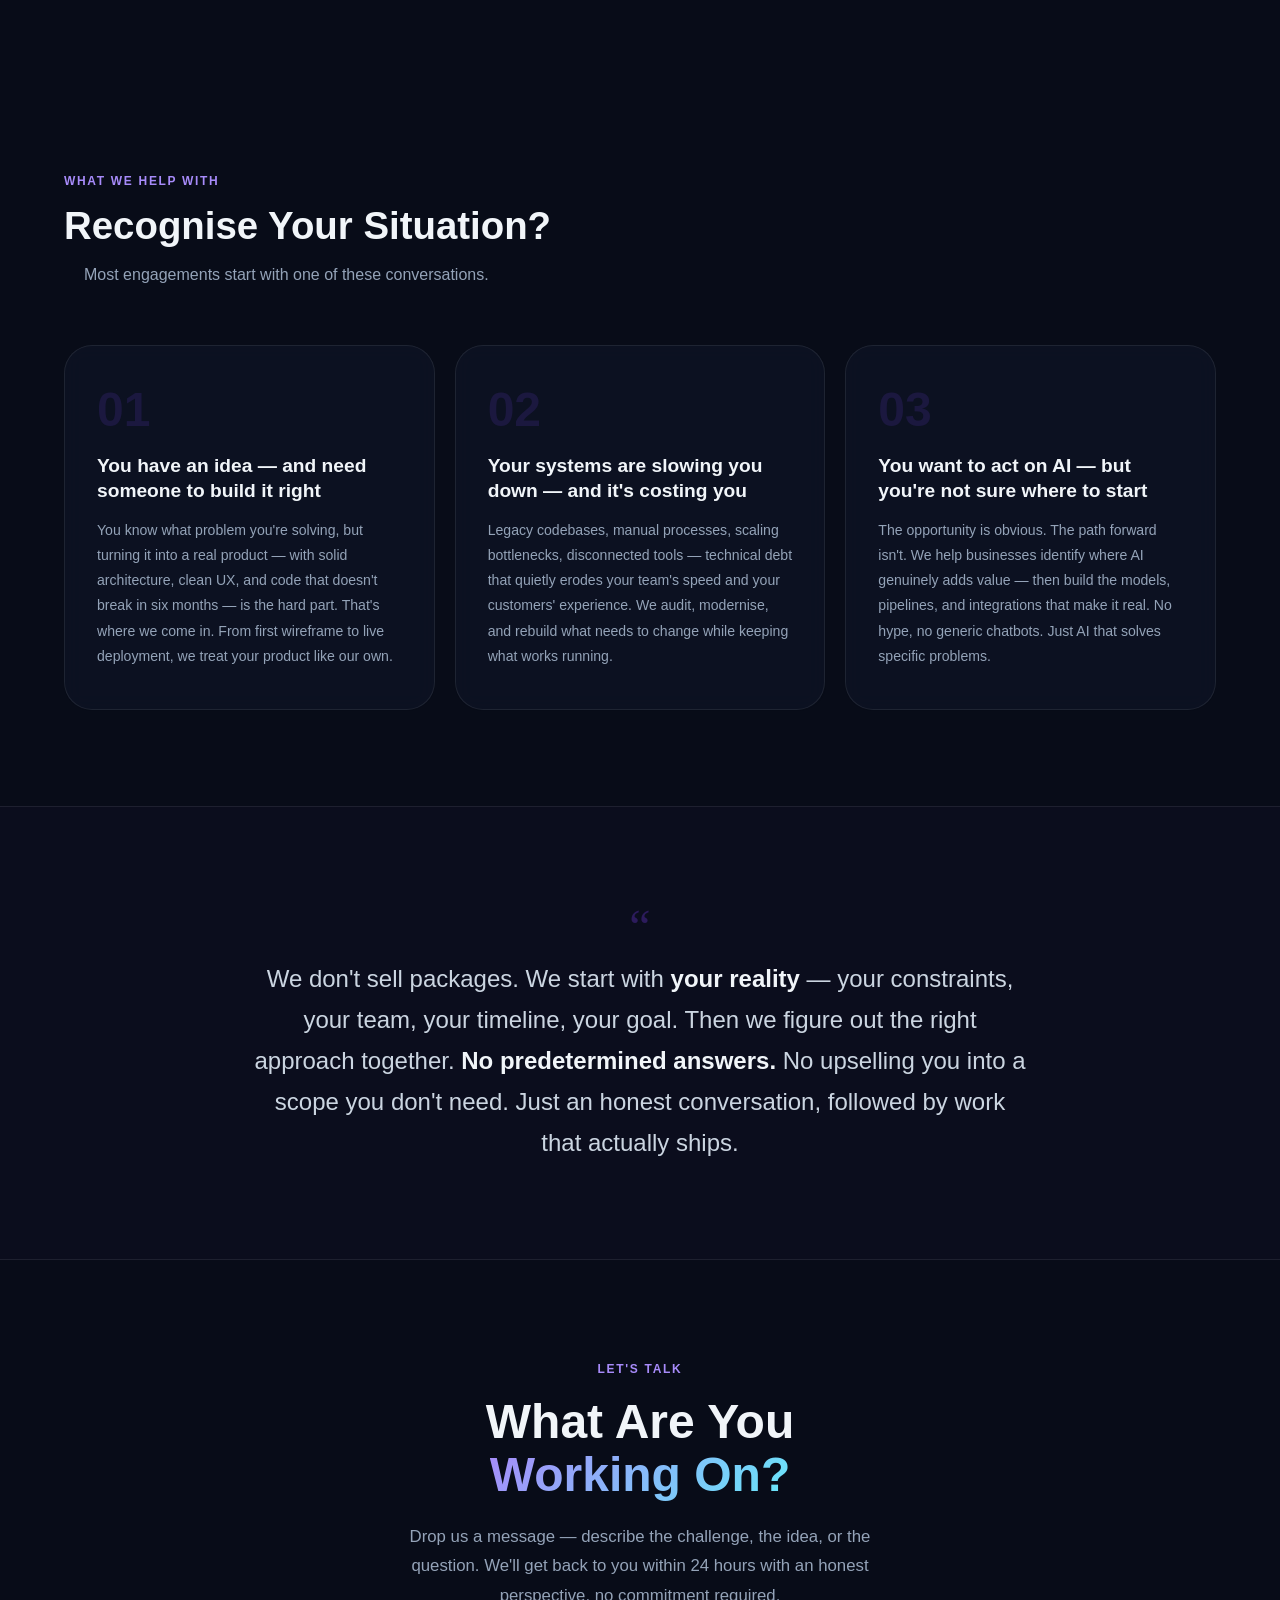
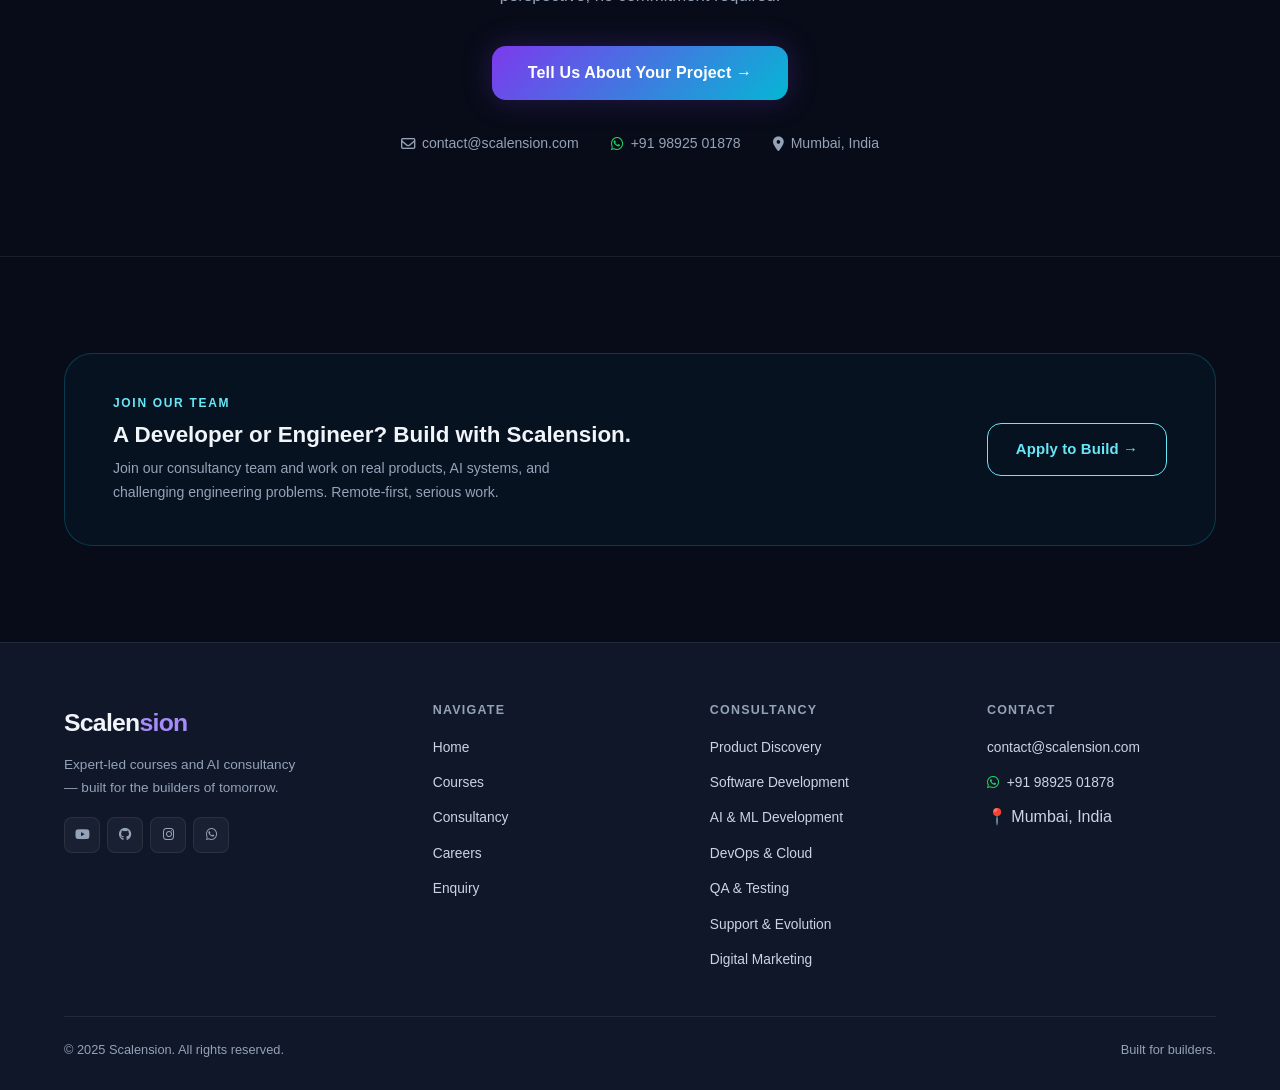
<file: consultancy.html>
<!DOCTYPE html>
<html lang="en">

<head>
  <meta charset="UTF-8" />
  <meta name="viewport" content="width=device-width, initial-scale=1.0" />
  <title>Software Development, AI &amp; Digital Marketing Services — Scalension</title>
  <meta name="description"
    content="Scalension helps businesses with product discovery, custom software development, AI and machine learning, cloud and DevOps, QA, ongoing support, and digital marketing." />
  <link rel="icon" type="image/svg+xml" href="favicon.svg" />
  <link rel="icon" type="image/png" href="favicon.png" sizes="32x32" />
  <link rel="apple-touch-icon" href="apple-touch-icon.png" />
  <link rel="stylesheet" href="css/styles.css" />
  <link rel="stylesheet" href="https://cdnjs.cloudflare.com/ajax/libs/font-awesome/6.5.0/css/all.min.css" />
  <script>
    (function () {
      const stored = localStorage.getItem('theme');
      if (stored) {
        document.documentElement.setAttribute('data-theme', stored);
      } else {
        document.documentElement.setAttribute('data-theme', 'dark');
      }
    })();
  </script>
</head>

<body>

  <!-- ═══════════════════════════════════════
       NAVBAR
  ═══════════════════════════════════════ -->
  <nav class="navbar" aria-label="Primary navigation">
    <div class="container">
      <a href="index.html" class="logo">Scalen<span class="logo-accent">sion</span></a>

      <ul class="nav-links">
        <li><a href="index.html">Home</a></li>
        <li><a href="courses.html">Courses</a></li>
        <li><a href="consultancy.html" class="active">Services</a></li>
        <li><a href="careers.html">Careers</a></li>
      </ul>

      <div class="nav-actions">
        <button type="button" class="theme-toggle-btn" aria-label="Toggle light/dark theme" title="Toggle theme">
          <i class="fa-solid fa-moon icon-moon"></i>
          <i class="fa-solid fa-sun icon-sun"></i>
        </button>
        <a href="enquiry.html" class="nav-cta">Enquire</a>
      </div>

      <button class="menu-toggle" aria-label="Open menu" aria-expanded="false"
        aria-controls="mobile-navigation">&#9776;</button>
    </div>
  </nav>

  <!-- Mobile Drawer -->
  <div class="mobile-overlay"></div>
  <nav class="mobile-nav" id="mobile-navigation" aria-label="Mobile navigation">
    <button class="mobile-nav-close" aria-label="Close menu">&#10005;</button>
    <a href="index.html">Home</a>
    <a href="courses.html">Courses</a>
    <a href="consultancy.html">Services</a>
    <a href="careers.html">Careers</a>
    <a href="enquiry.html" class="mobile-nav-cta">Enquire</a>
  </nav>

  <!-- ═══════════════════════════════════════
       HERO
  ═══════════════════════════════════════ -->
  <section class="hero-consult-v2">
    <div class="hero-consult-bg"></div>
    <div class="grid-bg"></div>
    <div class="hero-orb" style="width:500px;height:500px;background:rgba(124,58,237,0.1);top:-120px;right:-100px;">
    </div>
    <div class="hero-orb"
      style="width:320px;height:320px;background:rgba(6,182,212,0.08);bottom:-60px;left:-80px;animation-delay:-4s;">
    </div>

    <div class="container">
      <span class="hero-kicker">Software, AI &amp; Digital Marketing Services</span>
      <h1>
        Build and grow<br>
        <span class="gradient-text">your digital business.</span>
      </h1>
      <p class="hero-lead">
        Scalension helps businesses plan and build software products, apply AI to practical workflows,
        and grow their digital presence through digital marketing.
      </p>
      <div class="hero-cta">
        <a href="enquiry.html?intent=software-consultation" class="btn btn-primary">Request a Free Consultation
          &rarr;</a>
      </div>
    </div>
  </section>

  <section class="section" id="services">
    <div class="container">
      <div class="section-header reveal">
        <span class="section-label">Our Services</span>
        <h2>Support for every stage of your digital work.</h2>
        <p>From shaping an idea to improving a live product and reaching new customers.</p>
      </div>

      <div class="services-grid stagger-group">
        <article class="service-card glass-card" id="product-discovery">
          <i class="fa-solid fa-compass service-icon" aria-hidden="true"></i>
          <h3 class="service-title">Product Discovery</h3>
          <p class="service-desc">Clarify user needs, product scope, and technical direction before development begins.
          </p>
          <a href="enquiry.html?intent=software-enquiry&amp;service=product-discovery" class="service-link">Discuss
            product discovery &rarr;</a>
        </article>
        <article class="service-card glass-card" id="software-development">
          <i class="fa-solid fa-code service-icon" aria-hidden="true"></i>
          <h3 class="service-title">Software Development</h3>
          <p class="service-desc">Design and build custom software, web applications, and digital products around your
            business needs.</p>
          <a href="enquiry.html?intent=software-enquiry&amp;service=software-development" class="service-link">Discuss
            software development &rarr;</a>
        </article>
        <article class="service-card glass-card" id="ai-ml-development">
          <i class="fa-solid fa-brain service-icon" aria-hidden="true"></i>
          <h3 class="service-title">AI &amp; Machine Learning</h3>
          <p class="service-desc">Identify practical AI opportunities and develop integrations, models, and data
            workflows.</p>
          <a href="enquiry.html?intent=software-enquiry&amp;service=ai-ml-development" class="service-link">Discuss AI
            development &rarr;</a>
        </article>
        <article class="service-card glass-card" id="devops-cloud">
          <i class="fa-solid fa-cloud service-icon" aria-hidden="true"></i>
          <h3 class="service-title">Cloud &amp; DevOps</h3>
          <p class="service-desc">Build and improve cloud infrastructure, deployment pipelines, and operational
            workflows.</p>
          <a href="enquiry.html?intent=software-enquiry&amp;service=devops-cloud" class="service-link">Discuss cloud and
            DevOps &rarr;</a>
        </article>
        <article class="service-card glass-card" id="qa-testing">
          <i class="fa-solid fa-list-check service-icon" aria-hidden="true"></i>
          <h3 class="service-title">QA &amp; Testing</h3>
          <p class="service-desc">Test application behavior and quality so teams can release changes with greater
            confidence.</p>
          <a href="enquiry.html?intent=software-enquiry&amp;service=qa-testing" class="service-link">Discuss QA and
            testing &rarr;</a>
        </article>
        <article class="service-card glass-card" id="support-evolution">
          <i class="fa-solid fa-arrows-rotate service-icon" aria-hidden="true"></i>
          <h3 class="service-title">Support &amp; Evolution</h3>
          <p class="service-desc">Maintain, improve, and extend software as your products and business needs evolve.</p>
          <a href="enquiry.html?intent=software-enquiry&amp;service=support-evolution" class="service-link">Discuss
            ongoing support &rarr;</a>
        </article>
        <article class="service-card glass-card" id="digital-marketing">
          <i class="fa-solid fa-chart-line service-icon" aria-hidden="true"></i>
          <h3 class="service-title">Digital Marketing</h3>
          <p class="service-desc">Plan digital campaigns that improve online visibility and help your business reach
            relevant audiences.</p>
          <a href="enquiry.html?intent=software-enquiry&amp;service=digital-marketing" class="service-link">Discuss
            digital marketing &rarr;</a>
        </article>
      </div>
    </div>
  </section>

  <!-- ═══════════════════════════════════════
       CHALLENGE THEMES
  ═══════════════════════════════════════ -->
  <section class="section">
    <div class="container">
      <div class="section-header reveal" style="max-width:560px;text-align:left;margin-left:0;">
        <span class="section-label">What We Help With</span>
        <h2 style="font-size:clamp(1.8rem,3vw,2.4rem);">Recognise Your Situation?</h2>
        <p>Most engagements start with one of these conversations.</p>
      </div>

      <div class="challenge-cards stagger-group" style="margin-top:48px;">

        <div class="challenge-card">
          <span class="challenge-num">01</span>
          <h3 class="challenge-title">You have an idea — and need someone to build it right</h3>
          <p class="challenge-body">
            You know what problem you're solving, but turning it into a real product — with solid architecture,
            clean UX, and code that doesn't break in six months — is the hard part. That's where we come in.
            From first wireframe to live deployment, we treat your product like our own.
          </p>
        </div>

        <div class="challenge-card">
          <span class="challenge-num">02</span>
          <h3 class="challenge-title">Your systems are slowing you down — and it's costing you</h3>
          <p class="challenge-body">
            Legacy codebases, manual processes, scaling bottlenecks, disconnected tools — technical debt
            that quietly erodes your team's speed and your customers' experience. We audit, modernise,
            and rebuild what needs to change while keeping what works running.
          </p>
        </div>

        <div class="challenge-card">
          <span class="challenge-num">03</span>
          <h3 class="challenge-title">You want to act on AI — but you're not sure where to start</h3>
          <p class="challenge-body">
            The opportunity is obvious. The path forward isn't. We help businesses identify where AI
            genuinely adds value — then build the models, pipelines, and integrations that make it real.
            No hype, no generic chatbots. Just AI that solves specific problems.
          </p>
        </div>

      </div>
    </div>
  </section>

  <!-- ═══════════════════════════════════════
       MANIFESTO
  ═══════════════════════════════════════ -->
  <section class="manifesto-section reveal">
    <div class="manifesto-inner">
      <span class="manifesto-mark">&ldquo;</span>
      <p class="manifesto-text">
        We don't sell packages. We start with <strong>your reality</strong> — your constraints,
        your team, your timeline, your goal. Then we figure out the right approach together.
        <strong>No predetermined answers.</strong> No upselling you into a scope you don't need.
        Just an honest conversation, followed by work that actually ships.
      </p>
    </div>
  </section>

  <!-- ═══════════════════════════════════════
       REACH OUT CTA
  ═══════════════════════════════════════ -->
  <section class="reach-out-section">
    <div class="container">
      <div class="reach-out-inner reveal">
        <span class="section-label" style="display:block;margin-bottom:16px;">Let's Talk</span>
        <h2>What Are You<br><span class="gradient-text">Working On?</span></h2>
        <p>
          Drop us a message — describe the challenge, the idea, or the question.
          We'll get back to you within 24 hours with an honest perspective,
          no commitment required.
        </p>
        <a href="enquiry.html?intent=software-enquiry" class="btn btn-primary"
          style="font-size:1rem;padding:14px 36px;">
          Tell Us About Your Project &rarr;
        </a>
        <div class="reach-out-contact">
          <a href="mailto:contact@scalension.com">
            <i class="fa-regular fa-envelope"></i> contact@scalension.com
          </a>
          <a href="https://wa.me/919892501878?text=Hi%20Scalension%2C%20I%20have%20an%20enquiry" target="_blank"
            rel="noopener noreferrer">
            <i class="fa-brands fa-whatsapp" style="color:#25D366;"></i> +91 98925 01878
          </a>
          <span style="font-size:0.88rem;color:var(--text-muted);display:flex;align-items:center;gap:7px;">
            <i class="fa-solid fa-location-dot" style="font-size:0.9rem;"></i> Mumbai, India
          </span>
        </div>
      </div>
    </div>
  </section>



  <!-- ═══════════════════════════════════════
       BUILD WITH SCALENSION — TEASER
  ═══════════════════════════════════════ -->
  <section class="section" style="border-top: 1px solid var(--border);">
    <div class="container">
      <div class="career-teaser reveal" style="background:rgba(6,182,212,0.04);border-color:rgba(6,182,212,0.25);">
        <div class="career-teaser-text">
          <span class="section-label" style="color:var(--color-accent-lt);">Join Our Team</span>
          <h3>A Developer or Engineer? Build with Scalension.</h3>
          <p>Join our consultancy team and work on real products, AI systems, and challenging engineering problems.
            Remote-first, serious work.</p>
        </div>
        <a href="careers.html" class="btn btn-outline"
          style="white-space:nowrap;border-color:var(--color-accent-lt);color:var(--color-accent-lt);">Apply to Build
          &rarr;</a>
      </div>
    </div>
  </section>

  <!-- ═══════════════════════════════════════
       FOOTER
  ═══════════════════════════════════════ -->
  <footer class="footer">
    <div class="container">
      <div class="footer-grid">

        <div class="footer-brand">
          <a href="index.html" class="logo">Scalen<span class="logo-accent">sion</span></a>
          <p class="footer-tagline">Expert-led courses and AI consultancy — built for the builders of tomorrow.</p>
          <div class="footer-social">
            <a href="https://www.youtube.com/channel/UCDNR9oUo0z2bHbTvsrr0TBA" target="_blank" rel="noopener noreferrer"
              aria-label="YouTube"><i class="fa-brands fa-youtube"></i></a>
            <a href="https://github.com/scalension" target="_blank" rel="noopener noreferrer" aria-label="GitHub"><i
                class="fa-brands fa-github"></i></a>
            <a href="https://www.instagram.com/scalension_com?igsh=MTJ3d3ZqYjRnbWk2NQ" target="_blank"
              rel="noopener noreferrer" aria-label="Instagram"><i class="fa-brands fa-instagram"></i></a>
            <a href="https://whatsapp.com/channel/0029Vb8EhJBGzzKJCfin2q10" target="_blank" rel="noopener noreferrer"
              aria-label="WhatsApp Channel"><i class="fa-brands fa-whatsapp"></i></a>
          </div>
        </div>

        <div class="footer-col">
          <h4>Navigate</h4>
          <ul>
            <li><a href="index.html">Home</a></li>
            <li><a href="courses.html">Courses</a></li>
            <li><a href="consultancy.html">Consultancy</a></li>
            <li><a href="careers.html">Careers</a></li>
            <li><a href="enquiry.html">Enquiry</a></li>
          </ul>
        </div>

        <div class="footer-col">
          <h4>Consultancy</h4>
          <ul>
            <li><a href="consultancy.html#product-discovery">Product Discovery</a></li>
            <li><a href="consultancy.html#software-development">Software Development</a></li>
            <li><a href="consultancy.html#ai-ml-development">AI &amp; ML Development</a></li>
            <li><a href="consultancy.html#devops-cloud">DevOps &amp; Cloud</a></li>
            <li><a href="consultancy.html#qa-testing">QA &amp; Testing</a></li>
            <li><a href="consultancy.html#support-evolution">Support &amp; Evolution</a></li>
            <li><a href="consultancy.html#digital-marketing">Digital Marketing</a></li>
          </ul>
        </div>

        <div class="footer-col">
          <h4>Contact</h4>
          <ul>
            <li><a href="mailto:contact@scalension.com">contact@scalension.com</a></li>
            <li><a href="https://wa.me/919892501878?text=Hi%20Scalension%2C%20I%20have%20an%20enquiry" target="_blank"
                rel="noopener noreferrer"><i class="fa-brands fa-whatsapp" style="color:#25D366; margin-right:4px;"></i>
                +91 98925 01878</a></li>
            <li><span style="color:var(--text-secondary);">📍 Mumbai, India</span></li>
          </ul>
        </div>

      </div>

      <div class="footer-bottom">
        <span class="footer-copy">&copy; 2025 Scalension. All rights reserved.</span>
        <span class="footer-copy">Built for builders.</span>
      </div>
    </div>
  </footer>

  <script src="js/main.js"></script>
</body>

</html>
</file>
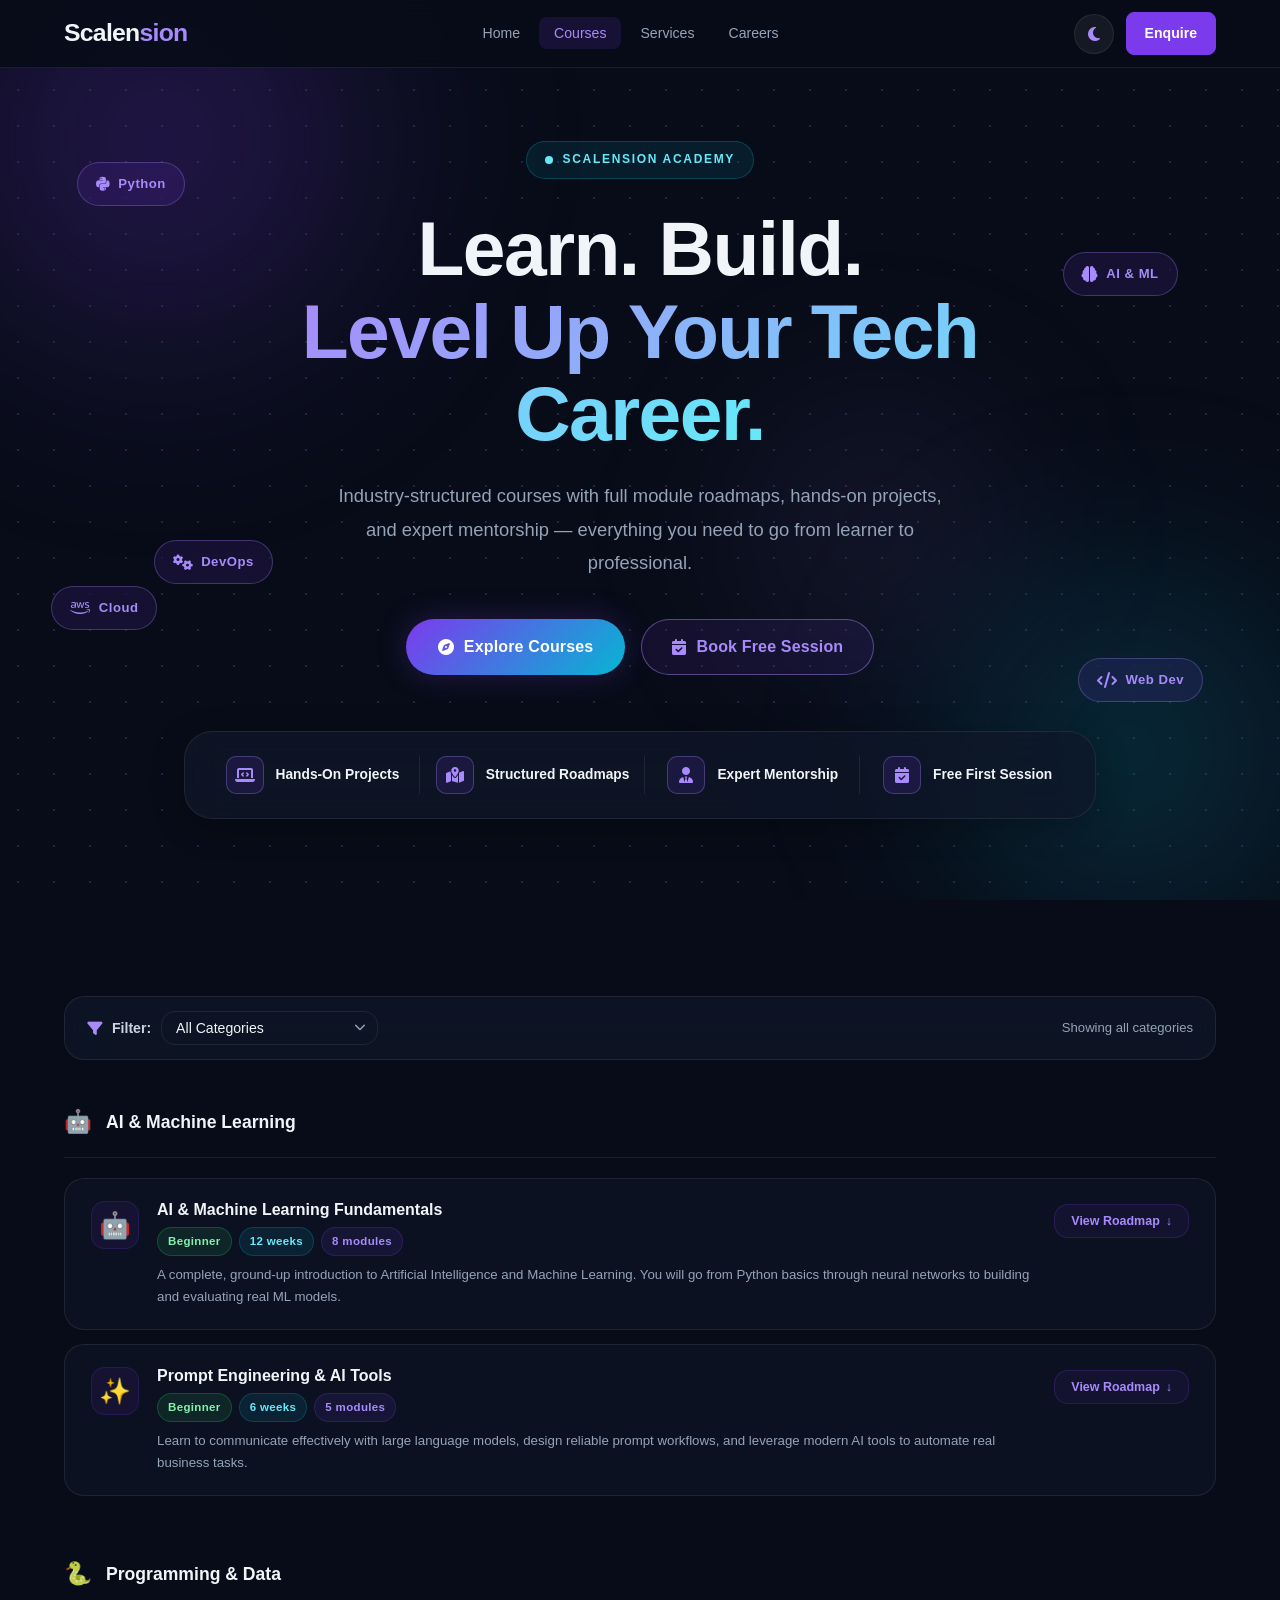
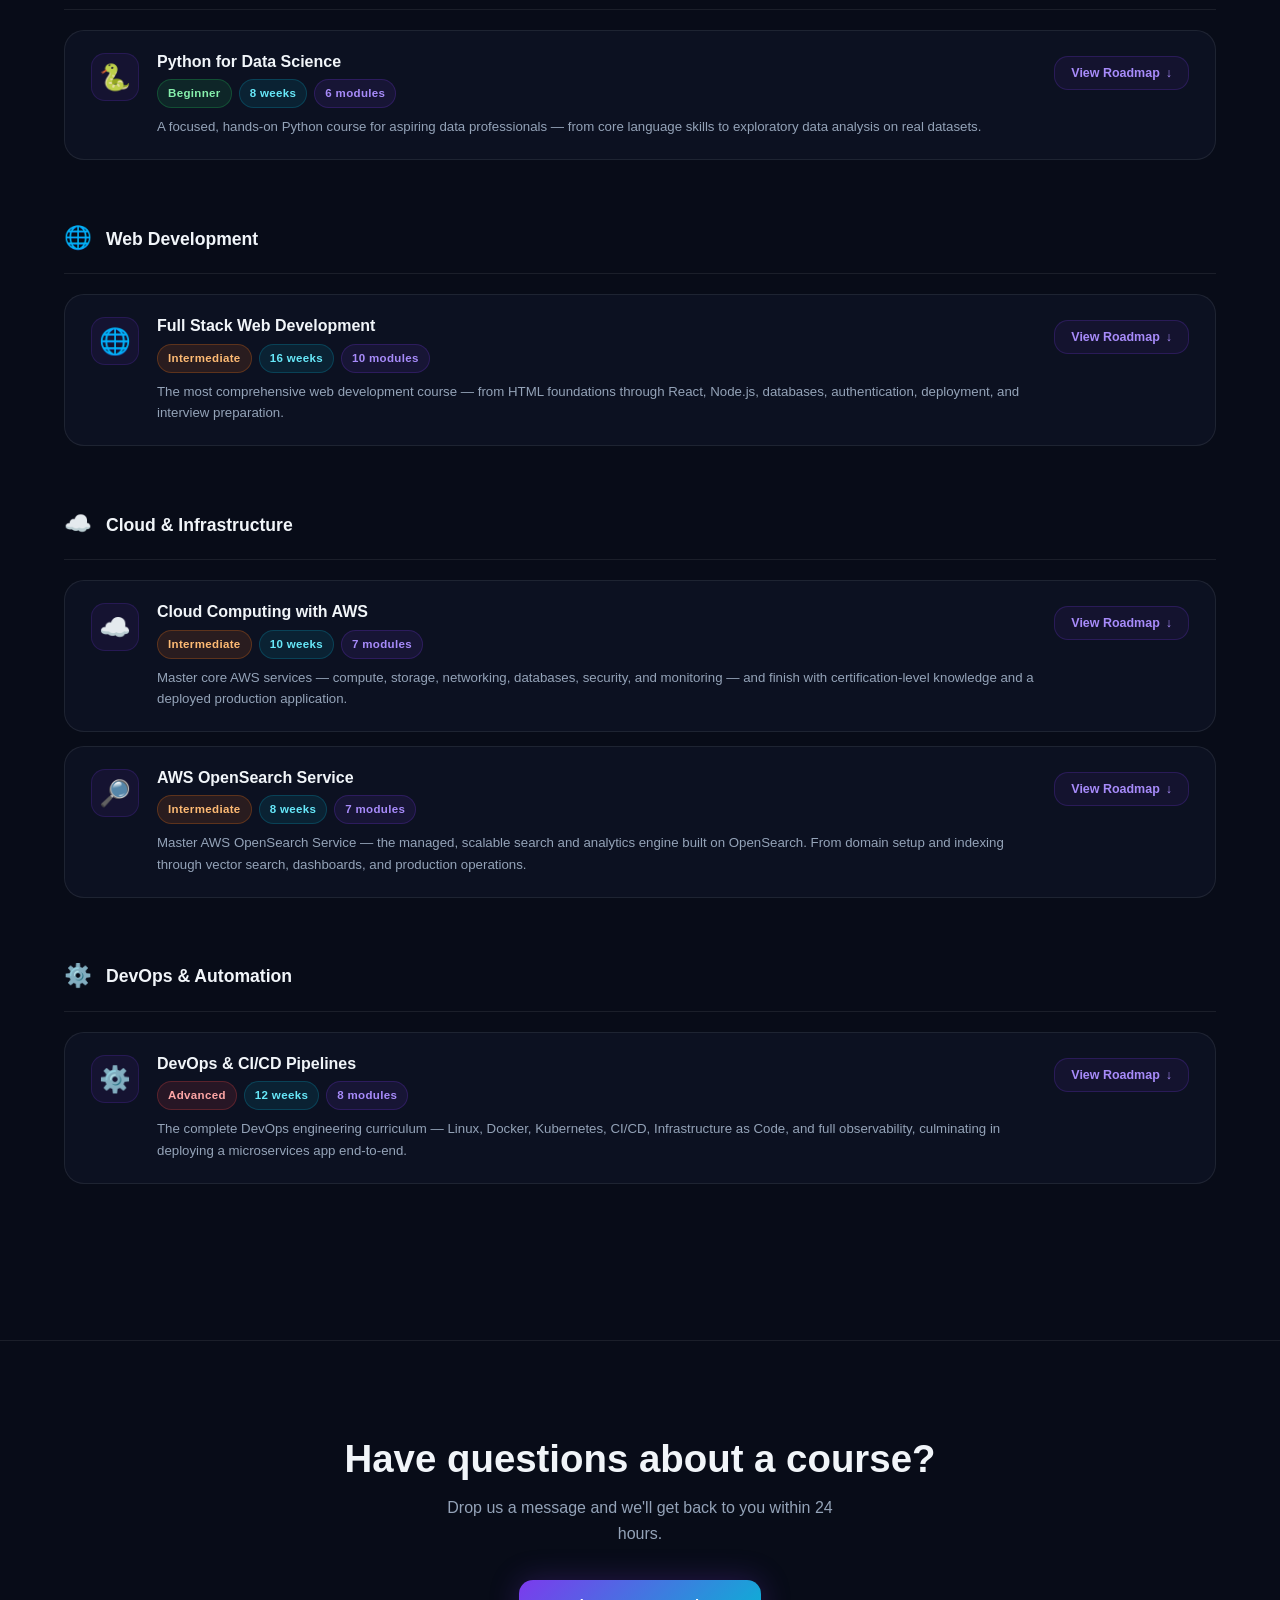
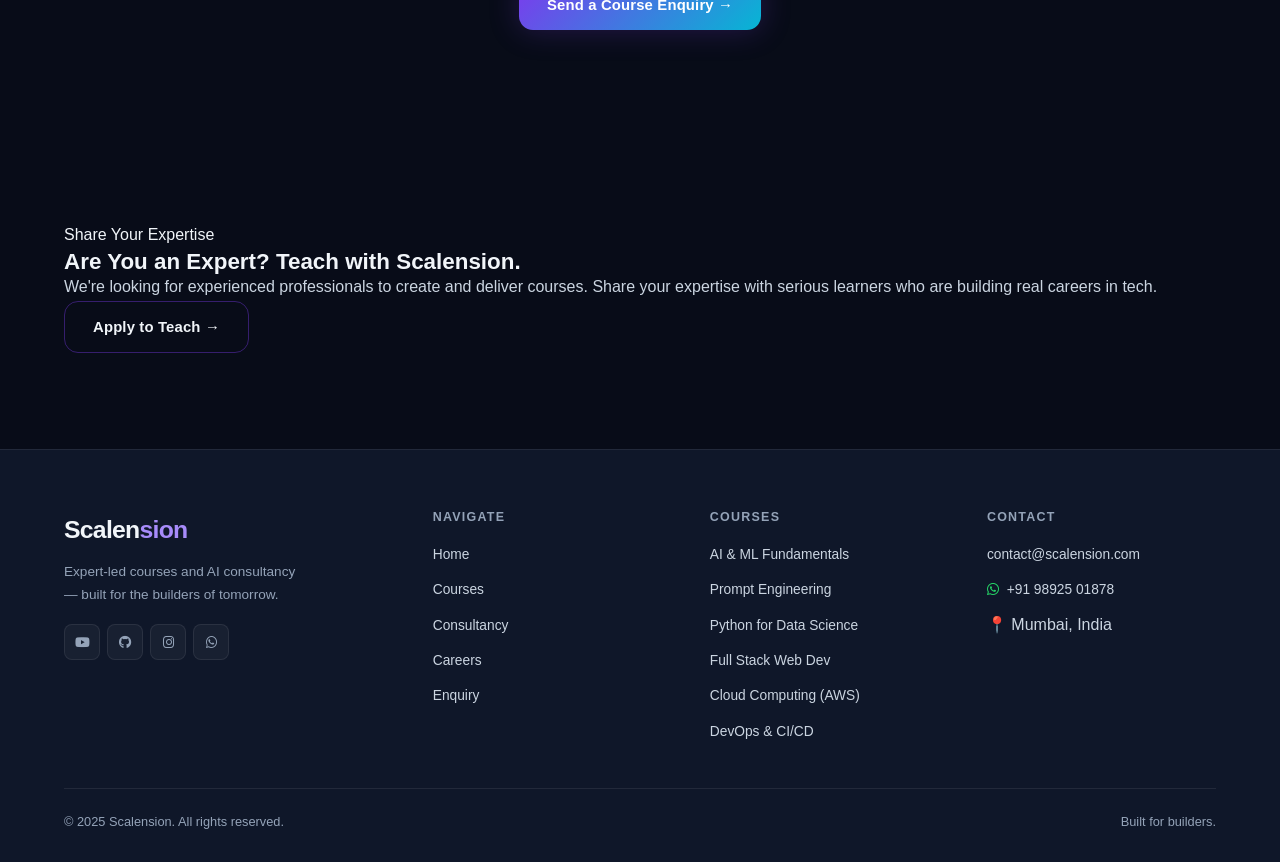
<file: courses.html>
<!DOCTYPE html>
<html lang="en">

<head>
  <meta charset="UTF-8" />
  <meta name="viewport" content="width=device-width, initial-scale=1.0" />
  <title>Courses — Scalension</title>
  <meta name="description"
    content="Explore Scalension's structured technical courses in AI, Python, Web Development, Cloud, and DevOps — complete with full module roadmaps." />
  <link rel="icon" type="image/svg+xml" href="favicon.svg" />
  <link rel="icon" type="image/png" href="favicon.png" sizes="32x32" />
  <link rel="apple-touch-icon" href="apple-touch-icon.png" />
  <link rel="stylesheet" href="css/styles.css" />
  <link rel="stylesheet" href="https://cdnjs.cloudflare.com/ajax/libs/font-awesome/6.5.0/css/all.min.css" />
  <script>
    (function () {
      const stored = localStorage.getItem('theme');
      if (stored) {
        document.documentElement.setAttribute('data-theme', stored);
      } else {
        document.documentElement.setAttribute('data-theme', 'dark');
      }
    })();
  </script>
</head>

<body>

  <!-- ═══════════════════════════════════════
       NAVBAR
  ═══════════════════════════════════════ -->
  <nav class="navbar" aria-label="Primary navigation">
    <div class="container">
      <a href="index.html" class="logo">Scalen<span class="logo-accent">sion</span></a>

      <ul class="nav-links">
        <li><a href="index.html">Home</a></li>
        <li><a href="courses.html" class="active">Courses</a></li>
        <li><a href="consultancy.html">Services</a></li>
        <li><a href="careers.html">Careers</a></li>
      </ul>

      <div class="nav-actions">
        <button type="button" class="theme-toggle-btn" aria-label="Toggle light/dark theme" title="Toggle theme">
          <i class="fa-solid fa-moon icon-moon"></i>
          <i class="fa-solid fa-sun icon-sun"></i>
        </button>
        <a href="enquiry.html" class="nav-cta">Enquire</a>
      </div>

      <button class="menu-toggle" aria-label="Open menu" aria-expanded="false"
        aria-controls="mobile-navigation">&#9776;</button>
    </div>
  </nav>

  <!-- Mobile Drawer -->
  <div class="mobile-overlay"></div>
  <nav class="mobile-nav" id="mobile-navigation" aria-label="Mobile navigation">
    <button class="mobile-nav-close" aria-label="Close menu">&#10005;</button>
    <a href="index.html">Home</a>
    <a href="courses.html">Courses</a>
    <a href="consultancy.html">Services</a>
    <a href="careers.html">Careers</a>
    <a href="enquiry.html" class="mobile-nav-cta">Enquire</a>
  </nav>

  <!-- ═══════════════════════════════════════
       COURSES HERO — Immersive Banner
  ═══════════════════════════════════════ -->
  <section class="courses-hero" id="courses-hero-top">
    <!-- Animated grid backdrop -->
    <div class="ch-grid"></div>
    <!-- Radial glow orbs -->
    <div class="ch-orb ch-orb-1"></div>
    <div class="ch-orb ch-orb-2"></div>
    <div class="ch-orb ch-orb-3"></div>

    <!-- Floating tech badges -->
    <div class="ch-badge ch-badge-1"><i class="fa-brands fa-python"></i> Python</div>
    <div class="ch-badge ch-badge-2"><i class="fa-solid fa-brain"></i> AI & ML</div>
    <div class="ch-badge ch-badge-3"><i class="fa-brands fa-aws"></i> Cloud</div>
    <div class="ch-badge ch-badge-4"><i class="fa-solid fa-code"></i> Web Dev</div>
    <div class="ch-badge ch-badge-5"><i class="fa-solid fa-gears"></i> DevOps</div>

    <div class="container ch-content">
      <!-- Kicker label -->
      <div class="ch-kicker">
        <span class="ch-kicker-dot"></span>
        Scalension Academy
      </div>

      <!-- Headline -->
      <h1 class="ch-title">
        Learn. Build.<br>
        <span class="ch-title-gradient">Level Up Your Tech Career.</span>
      </h1>

      <!-- Sub-copy -->
      <p class="ch-sub">
        Industry-structured courses with full module roadmaps, hands-on projects,
        and expert mentorship — everything you need to go from learner to professional.
      </p>

      <!-- CTA Buttons -->
      <div class="ch-actions">
        <a href="#ai-ml" class="btn btn-primary btn-glow ch-btn-primary">
          <i class="fa-solid fa-compass"></i> Explore Courses
        </a>
        <a href="enquiry.html?intent=student-guidance" class="btn ch-btn-secondary">
          <i class="fa-solid fa-calendar-check"></i> Book Free Session
        </a>
      </div>

      <!-- Feature highlights row -->
      <div class="ch-stats">
        <div class="ch-stat">
          <div class="ch-stat-icon-wrap"><i class="fa-solid fa-laptop-code"></i></div>
          <span class="ch-stat-label">Hands-On Projects</span>
        </div>
        <div class="ch-stat-divider"></div>
        <div class="ch-stat">
          <div class="ch-stat-icon-wrap"><i class="fa-solid fa-map-location-dot"></i></div>
          <span class="ch-stat-label">Structured Roadmaps</span>
        </div>
        <div class="ch-stat-divider"></div>
        <div class="ch-stat">
          <div class="ch-stat-icon-wrap"><i class="fa-solid fa-user-tie"></i></div>
          <span class="ch-stat-label">Expert Mentorship</span>
        </div>
        <div class="ch-stat-divider"></div>
        <div class="ch-stat">
          <div class="ch-stat-icon-wrap"><i class="fa-solid fa-calendar-check"></i></div>
          <span class="ch-stat-label">Free First Session</span>
        </div>
      </div>
    </div>

  </section>

  <!-- ═══════════════════════════════════════
       COURSES MAIN
  ═══════════════════════════════════════ -->
  <section class="section">
    <div class="container">

      <!-- ── Category Filter Control ───────────────── -->
      <div class="category-filter-wrapper reveal">
        <div class="filter-box">
          <i class="fa-solid fa-filter filter-icon"></i>
          <span class="filter-label">Filter:</span>
          <div class="select-wrapper">
            <select id="course-filter-select" class="filter-select" aria-label="Filter courses by category">
              <option value="all">All Categories</option>
              <option value="ai-ml">🤖 AI &amp; Machine Learning</option>
              <option value="programming">🐍 Programming &amp; Data</option>
              <option value="web-dev">💻 Web Development</option>
              <option value="cloud">☁️ Cloud &amp; Infrastructure</option>
              <option value="devops">⚙️ DevOps &amp; Automation</option>
            </select>
            <i class="fa-solid fa-chevron-down select-chevron"></i>
          </div>
        </div>

        <button id="clear-filter-btn" class="clear-filter-btn" title="Remove filter" style="display: none;">
          <i class="fa-solid fa-xmark"></i> Remove Filter
        </button>

        <span id="filter-results-count" class="filter-results-count">Showing all categories</span>
      </div>

      <!-- ════════════════════════════════════════════════════════
           CATEGORY 1: AI & MACHINE LEARNING
           To add a new course here: copy any .course-card block
           below and paste it inside this .courses-stack div,
           then update all the content.
      ════════════════════════════════════════════════════════ -->
      <div class="course-group reveal" data-category="ai-ml" id="ai-ml">
        <div class="course-group-header">
          <span class="group-icon">🤖</span>
          <h2 class="group-title">AI &amp; Machine Learning</h2>
        </div>

        <div class="courses-stack">

          <!-- ── COURSE CARD ────────────────────────────────────
               To add another course: copy from here ↓
          ──────────────────────────────────────────────────── -->
          <div class="course-card" id="course-ai-ml">
            <div class="course-card-header">
              <div class="course-card-main">
                <div class="course-card-icon">🤖</div>
                <div class="course-card-info">
                  <h3 class="course-card-title">AI &amp; Machine Learning Fundamentals</h3>
                  <div class="course-card-badges">
                    <span class="badge badge-beginner">Beginner</span>
                    <span class="badge badge-duration">12 weeks</span>
                    <span class="badge badge-modules">8 modules</span>
                  </div>
                  <p class="course-card-desc">
                    A complete, ground-up introduction to Artificial Intelligence and Machine Learning.
                    You will go from Python basics through neural networks to building and evaluating real ML models.
                  </p>
                </div>
              </div>
              <button class="roadmap-toggle-btn" aria-expanded="false">
                <span class="toggle-text">View Roadmap</span>
                <i class="toggle-icon">↓</i>
              </button>
            </div>

            <!-- Roadmap Content -->
            <div class="roadmap-content">
              <div class="roadmap-inner">
                <div class="roadmap-bar">
                  <span>Course Roadmap — 8 Modules</span>
                  <a href="enquiry.html?intent=course-enquiry" class="enquire-course-link">Enquire About This Course
                    &rarr;</a>
                </div>

                <div class="modules-list">

                  <div class="module-item">
                    <div class="module-num">01</div>
                    <div class="module-body">
                      <h4 class="module-title">Introduction to Artificial Intelligence</h4>
                      <ul class="module-topics">
                        <li>What is AI, ML, and Deep Learning</li>
                        <li>History and evolution of AI</li>
                        <li>Real-world applications across industries</li>
                        <li>Setting up your Python environment</li>
                      </ul>
                    </div>
                  </div>

                  <div class="module-item">
                    <div class="module-num">02</div>
                    <div class="module-body">
                      <h4 class="module-title">Python for AI</h4>
                      <ul class="module-topics">
                        <li>Python essentials — variables, loops, functions, OOP</li>
                        <li>NumPy — arrays, broadcasting, linear algebra basics</li>
                        <li>Pandas — DataFrames, data manipulation, merging</li>
                        <li>Matplotlib &amp; Seaborn — data visualization fundamentals</li>
                      </ul>
                    </div>
                  </div>

                  <div class="module-item">
                    <div class="module-num">03</div>
                    <div class="module-body">
                      <h4 class="module-title">Data Preprocessing &amp; Feature Engineering</h4>
                      <ul class="module-topics">
                        <li>Handling missing values and outliers</li>
                        <li>Feature scaling — normalization vs. standardization</li>
                        <li>Encoding categorical variables</li>
                        <li>Train/validation/test split strategies</li>
                      </ul>
                    </div>
                  </div>

                  <div class="module-item">
                    <div class="module-num">04</div>
                    <div class="module-body">
                      <h4 class="module-title">Supervised Learning</h4>
                      <ul class="module-topics">
                        <li>Linear Regression — intuition and math</li>
                        <li>Logistic Regression and classification</li>
                        <li>Decision Trees and Random Forests</li>
                        <li>K-Nearest Neighbours and Support Vector Machines</li>
                      </ul>
                    </div>
                  </div>

                  <div class="module-item">
                    <div class="module-num">05</div>
                    <div class="module-body">
                      <h4 class="module-title">Unsupervised Learning</h4>
                      <ul class="module-topics">
                        <li>K-Means and hierarchical clustering</li>
                        <li>DBSCAN — density-based clustering</li>
                        <li>PCA — dimensionality reduction</li>
                        <li>Anomaly detection techniques</li>
                      </ul>
                    </div>
                  </div>

                  <div class="module-item">
                    <div class="module-num">06</div>
                    <div class="module-body">
                      <h4 class="module-title">Neural Networks &amp; Deep Learning Basics</h4>
                      <ul class="module-topics">
                        <li>Perceptrons and multi-layer networks</li>
                        <li>Activation functions — ReLU, Sigmoid, Tanh</li>
                        <li>Backpropagation and gradient descent</li>
                        <li>Introduction to TensorFlow / Keras</li>
                      </ul>
                    </div>
                  </div>

                  <div class="module-item">
                    <div class="module-num">07</div>
                    <div class="module-body">
                      <h4 class="module-title">Model Evaluation &amp; Improvement</h4>
                      <ul class="module-topics">
                        <li>Metrics — accuracy, precision, recall, F1, AUC-ROC</li>
                        <li>Cross-validation and hyperparameter tuning</li>
                        <li>Overfitting, underfitting, and regularization</li>
                        <li>Bias-variance trade-off</li>
                      </ul>
                    </div>
                  </div>

                  <div class="module-item">
                    <div class="module-num">08</div>
                    <div class="module-body">
                      <h4 class="module-title">Capstone — End-to-End ML Pipeline</h4>
                      <ul class="module-topics">
                        <li>Problem definition and dataset selection</li>
                        <li>Full EDA, preprocessing, and model selection</li>
                        <li>Model training, evaluation, and optimisation</li>
                        <li>Deployment basics with Flask / FastAPI</li>
                      </ul>
                    </div>
                  </div>

                </div><!-- /modules-list -->
              </div><!-- /roadmap-inner -->
            </div><!-- /roadmap-content -->
          </div><!-- /course-card -->


          <!-- ── COURSE CARD ── -->
          <div class="course-card" id="course-prompt">
            <div class="course-card-header">
              <div class="course-card-main">
                <div class="course-card-icon">✨</div>
                <div class="course-card-info">
                  <h3 class="course-card-title">Prompt Engineering &amp; AI Tools</h3>
                  <div class="course-card-badges">
                    <span class="badge badge-beginner">Beginner</span>
                    <span class="badge badge-duration">6 weeks</span>
                    <span class="badge badge-modules">5 modules</span>
                  </div>
                  <p class="course-card-desc">
                    Learn to communicate effectively with large language models, design reliable prompt workflows,
                    and leverage modern AI tools to automate real business tasks.
                  </p>
                </div>
              </div>
              <button class="roadmap-toggle-btn">
                <span class="toggle-text">View Roadmap</span>
                <i class="toggle-icon">↓</i>
              </button>
            </div>

            <div class="roadmap-content">
              <div class="roadmap-inner">
                <div class="roadmap-bar">
                  <span>Course Roadmap — 5 Modules</span>
                  <a href="enquiry.html?intent=course-enquiry" class="enquire-course-link">Enquire About This Course
                    &rarr;</a>
                </div>

                <div class="modules-list">

                  <div class="module-item">
                    <div class="module-num">01</div>
                    <div class="module-body">
                      <h4 class="module-title">How Large Language Models Work</h4>
                      <ul class="module-topics">
                        <li>Tokens, context windows, and sampling</li>
                        <li>GPT, Claude, and Gemini — architecture overview</li>
                        <li>System prompts vs. user prompts</li>
                        <li>Understanding model limitations and hallucinations</li>
                      </ul>
                    </div>
                  </div>

                  <div class="module-item">
                    <div class="module-num">02</div>
                    <div class="module-body">
                      <h4 class="module-title">Prompt Design Patterns</h4>
                      <ul class="module-topics">
                        <li>Zero-shot and few-shot prompting</li>
                        <li>Chain-of-thought and step-by-step reasoning</li>
                        <li>Role prompting and persona assignment</li>
                        <li>Output formatting — JSON, markdown, structured data</li>
                      </ul>
                    </div>
                  </div>

                  <div class="module-item">
                    <div class="module-num">03</div>
                    <div class="module-body">
                      <h4 class="module-title">Advanced Techniques</h4>
                      <ul class="module-topics">
                        <li>Retrieval-Augmented Generation (RAG) basics</li>
                        <li>Prompt chaining and multi-step pipelines</li>
                        <li>Evaluating and iterating on prompts systematically</li>
                        <li>Temperature, top-p, and parameter tuning</li>
                      </ul>
                    </div>
                  </div>

                  <div class="module-item">
                    <div class="module-num">04</div>
                    <div class="module-body">
                      <h4 class="module-title">AI Productivity Tools</h4>
                      <ul class="module-topics">
                        <li>ChatGPT, Claude, and Gemini — practical deep dives</li>
                        <li>GitHub Copilot and Cursor for coding workflows</li>
                        <li>Midjourney and image generation tools</li>
                        <li>Notion AI, Zapier AI, and document automation</li>
                      </ul>
                    </div>
                  </div>

                  <div class="module-item">
                    <div class="module-num">05</div>
                    <div class="module-body">
                      <h4 class="module-title">Real-World Applications &amp; Automation</h4>
                      <ul class="module-topics">
                        <li>Content creation and SEO workflows</li>
                        <li>Customer support and email automation</li>
                        <li>Data extraction and summarisation pipelines</li>
                        <li>Capstone: Build a personal AI assistant workflow</li>
                      </ul>
                    </div>
                  </div>

                </div>
              </div>
            </div>
          </div><!-- /course-card -->

          <!-- ══ ADD NEW AI & ML COURSES BELOW THIS LINE ══
               Copy any .course-card block above and paste here.
               Update: course-card id, icon, title, badges, desc, and all module items.
          ════════════════════════════════════════════════ -->

        </div><!-- /courses-stack -->
      </div><!-- /course-group ai-ml -->


      <!-- ════════════════════════════════════════════════════════
           CATEGORY 2: PROGRAMMING & DATA
      ════════════════════════════════════════════════════════ -->
      <div class="course-group reveal" data-category="programming" id="programming">
        <div class="course-group-header">
          <span class="group-icon">🐍</span>
          <h2 class="group-title">Programming &amp; Data</h2>
        </div>

        <div class="courses-stack">

          <div class="course-card" id="course-python">
            <div class="course-card-header">
              <div class="course-card-main">
                <div class="course-card-icon">🐍</div>
                <div class="course-card-info">
                  <h3 class="course-card-title">Python for Data Science</h3>
                  <div class="course-card-badges">
                    <span class="badge badge-beginner">Beginner</span>
                    <span class="badge badge-duration">8 weeks</span>
                    <span class="badge badge-modules">6 modules</span>
                  </div>
                  <p class="course-card-desc">
                    A focused, hands-on Python course for aspiring data professionals — from core language skills
                    to exploratory data analysis on real datasets.
                  </p>
                </div>
              </div>
              <button class="roadmap-toggle-btn">
                <span class="toggle-text">View Roadmap</span>
                <i class="toggle-icon">↓</i>
              </button>
            </div>

            <div class="roadmap-content">
              <div class="roadmap-inner">
                <div class="roadmap-bar">
                  <span>Course Roadmap — 6 Modules</span>
                  <a href="enquiry.html?intent=course-enquiry" class="enquire-course-link">Enquire About This Course
                    &rarr;</a>
                </div>

                <div class="modules-list">

                  <div class="module-item">
                    <div class="module-num">01</div>
                    <div class="module-body">
                      <h4 class="module-title">Python Essentials</h4>
                      <ul class="module-topics">
                        <li>Variables, data types, and operators</li>
                        <li>Control flow — if/else, for/while loops</li>
                        <li>Functions, scope, and lambda expressions</li>
                        <li>Object-Oriented Programming — classes and inheritance</li>
                        <li>File I/O — reading and writing CSV, JSON, text</li>
                      </ul>
                    </div>
                  </div>

                  <div class="module-item">
                    <div class="module-num">02</div>
                    <div class="module-body">
                      <h4 class="module-title">NumPy &amp; Pandas</h4>
                      <ul class="module-topics">
                        <li>NumPy arrays, indexing, and broadcasting</li>
                        <li>Pandas Series and DataFrames</li>
                        <li>Data selection, filtering, and transformation</li>
                        <li>Merging, joining, and reshaping data</li>
                        <li>Handling missing values and duplicates</li>
                      </ul>
                    </div>
                  </div>

                  <div class="module-item">
                    <div class="module-num">03</div>
                    <div class="module-body">
                      <h4 class="module-title">Data Visualization</h4>
                      <ul class="module-topics">
                        <li>Matplotlib — line, bar, scatter, histogram plots</li>
                        <li>Seaborn — heatmaps, pair plots, violin plots</li>
                        <li>Plotly — interactive charts and dashboards</li>
                        <li>Choosing the right chart for your data</li>
                      </ul>
                    </div>
                  </div>

                  <div class="module-item">
                    <div class="module-num">04</div>
                    <div class="module-body">
                      <h4 class="module-title">Statistics for Data Science</h4>
                      <ul class="module-topics">
                        <li>Descriptive statistics — mean, median, mode, variance</li>
                        <li>Probability fundamentals and distributions</li>
                        <li>Hypothesis testing — t-tests, chi-square</li>
                        <li>Correlation and covariance</li>
                      </ul>
                    </div>
                  </div>

                  <div class="module-item">
                    <div class="module-num">05</div>
                    <div class="module-body">
                      <h4 class="module-title">SQL for Data Analysts</h4>
                      <ul class="module-topics">
                        <li>SELECT, WHERE, ORDER BY, and LIMIT</li>
                        <li>Joins — INNER, LEFT, RIGHT, FULL OUTER</li>
                        <li>Aggregations — GROUP BY, HAVING, COUNT, SUM</li>
                        <li>Window functions — ROW_NUMBER, RANK, LAG, LEAD</li>
                        <li>Subqueries and CTEs</li>
                      </ul>
                    </div>
                  </div>

                  <div class="module-item">
                    <div class="module-num">06</div>
                    <div class="module-body">
                      <h4 class="module-title">Capstone — Exploratory Data Analysis</h4>
                      <ul class="module-topics">
                        <li>Selecting a real-world dataset</li>
                        <li>Full data cleaning and preprocessing pipeline</li>
                        <li>Hypothesis generation and statistical testing</li>
                        <li>Storytelling with visualisations</li>
                        <li>Presenting findings as a professional report</li>
                      </ul>
                    </div>
                  </div>

                </div>
              </div>
            </div>
          </div><!-- /course-card -->

          <!-- ══ ADD NEW PROGRAMMING COURSES BELOW ══ -->

        </div><!-- /courses-stack -->
      </div><!-- /course-group programming -->


      <!-- ════════════════════════════════════════════════════════
           CATEGORY 3: WEB DEVELOPMENT
      ════════════════════════════════════════════════════════ -->
      <div class="course-group reveal" data-category="web-dev" id="web-dev">
        <div class="course-group-header">
          <span class="group-icon">🌐</span>
          <h2 class="group-title">Web Development</h2>
        </div>

        <div class="courses-stack">

          <div class="course-card" id="course-fullstack">
            <div class="course-card-header">
              <div class="course-card-main">
                <div class="course-card-icon">🌐</div>
                <div class="course-card-info">
                  <h3 class="course-card-title">Full Stack Web Development</h3>
                  <div class="course-card-badges">
                    <span class="badge badge-intermediate">Intermediate</span>
                    <span class="badge badge-duration">16 weeks</span>
                    <span class="badge badge-modules">10 modules</span>
                  </div>
                  <p class="course-card-desc">
                    The most comprehensive web development course — from HTML foundations through React, Node.js,
                    databases,
                    authentication, deployment, and interview preparation.
                  </p>
                </div>
              </div>
              <button class="roadmap-toggle-btn">
                <span class="toggle-text">View Roadmap</span>
                <i class="toggle-icon">↓</i>
              </button>
            </div>

            <div class="roadmap-content">
              <div class="roadmap-inner">
                <div class="roadmap-bar">
                  <span>Course Roadmap — 10 Modules</span>
                  <a href="enquiry.html?intent=course-enquiry" class="enquire-course-link">Enquire About This Course
                    &rarr;</a>
                </div>

                <div class="modules-list">

                  <div class="module-item">
                    <div class="module-num">01</div>
                    <div class="module-body">
                      <h4 class="module-title">HTML &amp; CSS Mastery</h4>
                      <ul class="module-topics">
                        <li>Semantic HTML5 and accessibility</li>
                        <li>Flexbox — layouts, alignment, responsive patterns</li>
                        <li>CSS Grid — advanced two-dimensional layouts</li>
                        <li>CSS variables, custom properties, and animations</li>
                        <li>Mobile-first responsive design</li>
                      </ul>
                    </div>
                  </div>

                  <div class="module-item">
                    <div class="module-num">02</div>
                    <div class="module-body">
                      <h4 class="module-title">JavaScript Core</h4>
                      <ul class="module-topics">
                        <li>DOM manipulation and events</li>
                        <li>ES6+ — arrow functions, destructuring, spread, modules</li>
                        <li>Async JavaScript — Promises, async/await, Fetch API</li>
                        <li>Error handling and debugging</li>
                      </ul>
                    </div>
                  </div>

                  <div class="module-item">
                    <div class="module-num">03</div>
                    <div class="module-body">
                      <h4 class="module-title">React.js</h4>
                      <ul class="module-topics">
                        <li>Components, props, and JSX</li>
                        <li>Hooks — useState, useEffect, useContext, useReducer</li>
                        <li>React Router — SPA navigation</li>
                        <li>State management — Context API and Zustand</li>
                        <li>Performance — lazy loading, memoisation</li>
                      </ul>
                    </div>
                  </div>

                  <div class="module-item">
                    <div class="module-num">04</div>
                    <div class="module-body">
                      <h4 class="module-title">Node.js &amp; Express</h4>
                      <ul class="module-topics">
                        <li>Node.js architecture and event loop</li>
                        <li>Building REST APIs with Express</li>
                        <li>Middleware — auth, validation, error handling</li>
                        <li>File uploads and static file serving</li>
                      </ul>
                    </div>
                  </div>

                  <div class="module-item">
                    <div class="module-num">05</div>
                    <div class="module-body">
                      <h4 class="module-title">Databases — SQL &amp; NoSQL</h4>
                      <ul class="module-topics">
                        <li>PostgreSQL — schema design, queries, indexes</li>
                        <li>MongoDB — documents, aggregation pipelines</li>
                        <li>ORMs — Prisma and Mongoose</li>
                        <li>Database relationships and normalisation</li>
                      </ul>
                    </div>
                  </div>

                  <div class="module-item">
                    <div class="module-num">06</div>
                    <div class="module-body">
                      <h4 class="module-title">Authentication &amp; Security</h4>
                      <ul class="module-topics">
                        <li>JWT — generation, verification, refresh tokens</li>
                        <li>OAuth 2.0 — Google, GitHub login</li>
                        <li>Session management and cookies</li>
                        <li>Security best practices — CORS, CSRF, XSS, rate limiting</li>
                      </ul>
                    </div>
                  </div>

                  <div class="module-item">
                    <div class="module-num">07</div>
                    <div class="module-body">
                      <h4 class="module-title">Git &amp; Developer Tooling</h4>
                      <ul class="module-topics">
                        <li>Git internals — commits, branches, merging, rebasing</li>
                        <li>GitHub — PRs, code reviews, issue tracking</li>
                        <li>Linux CLI essentials for developers</li>
                        <li>Environment management — .env, dotfiles</li>
                      </ul>
                    </div>
                  </div>

                  <div class="module-item">
                    <div class="module-num">08</div>
                    <div class="module-body">
                      <h4 class="module-title">Deployment &amp; DevOps Basics</h4>
                      <ul class="module-topics">
                        <li>Deploying frontends — Vercel, Netlify</li>
                        <li>Deploying backends — Railway, Render, EC2</li>
                        <li>Docker basics for web apps</li>
                        <li>CI/CD with GitHub Actions</li>
                      </ul>
                    </div>
                  </div>

                  <div class="module-item">
                    <div class="module-num">09</div>
                    <div class="module-body">
                      <h4 class="module-title">Full Stack Capstone Project</h4>
                      <ul class="module-topics">
                        <li>Planning — requirements, wireframes, ERD</li>
                        <li>Building — multi-page app with auth, DB, REST API</li>
                        <li>Testing — unit and integration tests</li>
                        <li>Deploying to production with CI/CD</li>
                      </ul>
                    </div>
                  </div>

                  <div class="module-item">
                    <div class="module-num">10</div>
                    <div class="module-body">
                      <h4 class="module-title">Interview &amp; Career Preparation</h4>
                      <ul class="module-topics">
                        <li>System design basics for junior roles</li>
                        <li>Common technical interview questions</li>
                        <li>Building a portfolio and GitHub profile</li>
                        <li>Resume, LinkedIn, and job search strategy</li>
                      </ul>
                    </div>
                  </div>

                </div>
              </div>
            </div>
          </div><!-- /course-card -->

          <!-- ══ ADD NEW WEB DEV COURSES BELOW ══ -->

        </div><!-- /courses-stack -->
      </div><!-- /course-group web-dev -->


      <!-- ════════════════════════════════════════════════════════
           CATEGORY 4: CLOUD & INFRASTRUCTURE
      ════════════════════════════════════════════════════════ -->
      <div class="course-group reveal" data-category="cloud" id="cloud">
        <div class="course-group-header">
          <span class="group-icon">☁️</span>
          <h2 class="group-title">Cloud &amp; Infrastructure</h2>
        </div>

        <div class="courses-stack">

          <div class="course-card" id="course-aws">
            <div class="course-card-header">
              <div class="course-card-main">
                <div class="course-card-icon">☁️</div>
                <div class="course-card-info">
                  <h3 class="course-card-title">Cloud Computing with AWS</h3>
                  <div class="course-card-badges">
                    <span class="badge badge-intermediate">Intermediate</span>
                    <span class="badge badge-duration">10 weeks</span>
                    <span class="badge badge-modules">7 modules</span>
                  </div>
                  <p class="course-card-desc">
                    Master core AWS services — compute, storage, networking, databases, security, and monitoring —
                    and finish with certification-level knowledge and a deployed production application.
                  </p>
                </div>
              </div>
              <button class="roadmap-toggle-btn">
                <span class="toggle-text">View Roadmap</span>
                <i class="toggle-icon">↓</i>
              </button>
            </div>

            <div class="roadmap-content">
              <div class="roadmap-inner">
                <div class="roadmap-bar">
                  <span>Course Roadmap — 7 Modules</span>
                  <a href="enquiry.html?intent=course-enquiry" class="enquire-course-link">Enquire About This Course
                    &rarr;</a>
                </div>

                <div class="modules-list">

                  <div class="module-item">
                    <div class="module-num">01</div>
                    <div class="module-body">
                      <h4 class="module-title">Cloud Fundamentals</h4>
                      <ul class="module-topics">
                        <li>What is cloud computing — IaaS, PaaS, SaaS</li>
                        <li>AWS Global Infrastructure — regions, AZs, edge locations</li>
                        <li>AWS console, CLI, and SDK setup</li>
                        <li>Pricing models — on-demand, reserved, spot</li>
                      </ul>
                    </div>
                  </div>

                  <div class="module-item">
                    <div class="module-num">02</div>
                    <div class="module-body">
                      <h4 class="module-title">Compute</h4>
                      <ul class="module-topics">
                        <li>EC2 — instance types, AMIs, user data, key pairs</li>
                        <li>Auto Scaling Groups and Launch Templates</li>
                        <li>Elastic Load Balancers — ALB, NLB</li>
                        <li>Lambda — serverless functions and triggers</li>
                      </ul>
                    </div>
                  </div>

                  <div class="module-item">
                    <div class="module-num">03</div>
                    <div class="module-body">
                      <h4 class="module-title">Storage &amp; Databases</h4>
                      <ul class="module-topics">
                        <li>S3 — buckets, versioning, lifecycle policies, static hosting</li>
                        <li>EBS and EFS — block and file storage</li>
                        <li>RDS — managed relational databases, read replicas</li>
                        <li>DynamoDB — NoSQL, partition keys, GSIs</li>
                        <li>ElastiCache — Redis and Memcached caching</li>
                      </ul>
                    </div>
                  </div>

                  <div class="module-item">
                    <div class="module-num">04</div>
                    <div class="module-body">
                      <h4 class="module-title">Networking</h4>
                      <ul class="module-topics">
                        <li>VPC — subnets, route tables, internet gateways</li>
                        <li>Security Groups and NACLs</li>
                        <li>VPC Peering and Transit Gateways</li>
                        <li>CloudFront — CDN and edge caching</li>
                        <li>Route 53 — DNS management and routing policies</li>
                      </ul>
                    </div>
                  </div>

                  <div class="module-item">
                    <div class="module-num">05</div>
                    <div class="module-body">
                      <h4 class="module-title">IAM &amp; Security</h4>
                      <ul class="module-topics">
                        <li>IAM users, groups, roles, and policies</li>
                        <li>Least-privilege principle and permissions boundaries</li>
                        <li>MFA, credential rotation, and access keys</li>
                        <li>AWS Secrets Manager and Parameter Store</li>
                      </ul>
                    </div>
                  </div>

                  <div class="module-item">
                    <div class="module-num">06</div>
                    <div class="module-body">
                      <h4 class="module-title">Monitoring, Logging &amp; Cost</h4>
                      <ul class="module-topics">
                        <li>CloudWatch — metrics, dashboards, alarms, log groups</li>
                        <li>CloudTrail — API audit logging</li>
                        <li>AWS Cost Explorer and Budgets</li>
                        <li>Trusted Advisor and Well-Architected Framework</li>
                      </ul>
                    </div>
                  </div>

                  <div class="module-item">
                    <div class="module-num">07</div>
                    <div class="module-body">
                      <h4 class="module-title">Capstone &amp; Certification Prep</h4>
                      <ul class="module-topics">
                        <li>Deploy a full three-tier application on AWS</li>
                        <li>Architecture review and cost optimisation</li>
                        <li>AWS Solutions Architect Associate exam tips</li>
                        <li>Practice questions and exam strategy</li>
                      </ul>
                    </div>
                  </div>

                </div>
              </div>
            </div>
          </div><!-- /course-card -->

          <!-- ── COURSE CARD ── -->
          <div class="course-card" id="course-opensearch">
            <div class="course-card-header">
              <div class="course-card-main">
                <div class="course-card-icon">🔎</div>
                <div class="course-card-info">
                  <h3 class="course-card-title">AWS OpenSearch Service</h3>
                  <div class="course-card-badges">
                    <span class="badge badge-intermediate">Intermediate</span>
                    <span class="badge badge-duration">8 weeks</span>
                    <span class="badge badge-modules">7 modules</span>
                  </div>
                  <p class="course-card-desc">
                    Master AWS OpenSearch Service — the managed, scalable search and analytics engine built on
                    OpenSearch. From domain setup and indexing through vector search, dashboards, and production
                    operations.
                  </p>
                </div>
              </div>
              <button class="roadmap-toggle-btn">
                <span class="toggle-text">View Roadmap</span>
                <i class="toggle-icon">↓</i>
              </button>
            </div>

            <div class="roadmap-content">
              <div class="roadmap-inner">
                <div class="roadmap-bar">
                  <span>Course Roadmap — 7 Modules</span>
                  <a href="enquiry.html?intent=course-enquiry" class="enquire-course-link">Enquire About This Course
                    &rarr;</a>
                </div>

                <div class="modules-list">

                  <div class="module-item">
                    <div class="module-num">01</div>
                    <div class="module-body">
                      <h4 class="module-title">Search Fundamentals &amp; OpenSearch Architecture</h4>
                      <ul class="module-topics">
                        <li>What is OpenSearch — history, Elasticsearch vs OpenSearch</li>
                        <li>Inverted index, shards, replicas — how search works internally</li>
                        <li>AWS OpenSearch Service — managed architecture and domain concepts</li>
                        <li>Deployment options — VPC vs public access, instance types, storage</li>
                        <li>OpenSearch vs AWS Kendra — when to use which</li>
                      </ul>
                    </div>
                  </div>

                  <div class="module-item">
                    <div class="module-num">02</div>
                    <div class="module-body">
                      <h4 class="module-title">Domain Setup &amp; Configuration</h4>
                      <ul class="module-topics">
                        <li>Creating and configuring an OpenSearch domain via console &amp; CLI</li>
                        <li>Node types — dedicated master, data, UltraWarm, cold storage</li>
                        <li>EBS volume configuration and storage tiers</li>
                        <li>VPC configuration — subnets, security groups, access policies</li>
                        <li>Multi-AZ deployment and cross-zone replication</li>
                      </ul>
                    </div>
                  </div>

                  <div class="module-item">
                    <div class="module-num">03</div>
                    <div class="module-body">
                      <h4 class="module-title">Indexing, Mappings &amp; Analyzers</h4>
                      <ul class="module-topics">
                        <li>Creating indices — settings and mappings</li>
                        <li>Data types — text, keyword, date, geo_point, dense_vector</li>
                        <li>Dynamic vs explicit mappings and mapping best practices</li>
                        <li>Custom analyzers — tokenizers, token filters, char filters</li>
                        <li>Bulk indexing with the REST API and Python client</li>
                        <li>Index aliases, templates, and data streams</li>
                      </ul>
                    </div>
                  </div>

                  <div class="module-item">
                    <div class="module-num">04</div>
                    <div class="module-body">
                      <h4 class="module-title">Query DSL &amp; Full-Text Search</h4>
                      <ul class="module-topics">
                        <li>Match, term, range, and wildcard queries</li>
                        <li>Bool queries — must, should, must_not, filter</li>
                        <li>Multi-match, phrase match, and fuzzy search</li>
                        <li>Relevance scoring — TF-IDF and BM25</li>
                        <li>Pagination — from/size, search_after, scroll API</li>
                        <li>Sorting, highlighting, and source filtering</li>
                      </ul>
                    </div>
                  </div>

                  <div class="module-item">
                    <div class="module-num">05</div>
                    <div class="module-body">
                      <h4 class="module-title">Aggregations &amp; OpenSearch Dashboards</h4>
                      <ul class="module-topics">
                        <li>Metric aggregations — avg, sum, min, max, cardinality</li>
                        <li>Bucket aggregations — terms, date histogram, range</li>
                        <li>Pipeline aggregations — moving average, derivative</li>
                        <li>OpenSearch Dashboards — connecting to your domain</li>
                        <li>Building visualisations — bar charts, pie charts, time series</li>
                        <li>Creating dashboards and setting up alerts</li>
                      </ul>
                    </div>
                  </div>

                  <div class="module-item">
                    <div class="module-num">06</div>
                    <div class="module-body">
                      <h4 class="module-title">Vector Search &amp; Semantic Search</h4>
                      <ul class="module-topics">
                        <li>k-NN plugin — approximate nearest neighbour search</li>
                        <li>Indexing dense vector embeddings</li>
                        <li>Generating embeddings with Amazon Bedrock / SageMaker</li>
                        <li>Hybrid search — combining lexical and semantic scoring</li>
                        <li>Neural search plugin and ML inference pipeline</li>
                        <li>Building a RAG pipeline with OpenSearch as the vector store</li>
                      </ul>
                    </div>
                  </div>

                  <div class="module-item">
                    <div class="module-num">07</div>
                    <div class="module-body">
                      <h4 class="module-title">Security, Monitoring &amp; Production Operations</h4>
                      <ul class="module-topics">
                        <li>Fine-grained access control — roles, role mappings, backend roles</li>
                        <li>Encryption at rest and in transit — KMS integration</li>
                        <li>Automated snapshots and manual snapshot management (S3)</li>
                        <li>CloudWatch metrics — cluster health, JVM pressure, search latency</li>
                        <li>Index State Management (ISM) — lifecycle policies, rollover, deletion</li>
                        <li>Scaling — adding nodes, UltraWarm for cold data, cost optimisation</li>
                      </ul>
                    </div>
                  </div>

                </div>
              </div>
            </div>
          </div><!-- /course-card -->

          <!-- ══ ADD NEW CLOUD COURSES BELOW ══ -->

        </div><!-- /courses-stack -->
      </div><!-- /course-group cloud -->


      <!-- ════════════════════════════════════════════════════════
           CATEGORY 5: DEVOPS & AUTOMATION
      ════════════════════════════════════════════════════════ -->
      <div class="course-group reveal" data-category="devops" id="devops">
        <div class="course-group-header">
          <span class="group-icon">⚙️</span>
          <h2 class="group-title">DevOps &amp; Automation</h2>
        </div>

        <div class="courses-stack">

          <div class="course-card" id="course-devops">
            <div class="course-card-header">
              <div class="course-card-main">
                <div class="course-card-icon">⚙️</div>
                <div class="course-card-info">
                  <h3 class="course-card-title">DevOps &amp; CI/CD Pipelines</h3>
                  <div class="course-card-badges">
                    <span class="badge badge-advanced">Advanced</span>
                    <span class="badge badge-duration">12 weeks</span>
                    <span class="badge badge-modules">8 modules</span>
                  </div>
                  <p class="course-card-desc">
                    The complete DevOps engineering curriculum — Linux, Docker, Kubernetes, CI/CD, Infrastructure as
                    Code,
                    and full observability, culminating in deploying a microservices app end-to-end.
                  </p>
                </div>
              </div>
              <button class="roadmap-toggle-btn">
                <span class="toggle-text">View Roadmap</span>
                <i class="toggle-icon">↓</i>
              </button>
            </div>

            <div class="roadmap-content">
              <div class="roadmap-inner">
                <div class="roadmap-bar">
                  <span>Course Roadmap — 8 Modules</span>
                  <a href="enquiry.html?intent=course-enquiry" class="enquire-course-link">Enquire About This Course
                    &rarr;</a>
                </div>

                <div class="modules-list">

                  <div class="module-item">
                    <div class="module-num">01</div>
                    <div class="module-body">
                      <h4 class="module-title">Linux &amp; Shell Scripting</h4>
                      <ul class="module-topics">
                        <li>Linux filesystem, permissions, and user management</li>
                        <li>Essential commands — grep, awk, sed, find, curl</li>
                        <li>Bash scripting — variables, loops, functions, conditionals</li>
                        <li>Process management and cron jobs</li>
                        <li>SSH, SCP, and remote server administration</li>
                      </ul>
                    </div>
                  </div>

                  <div class="module-item">
                    <div class="module-num">02</div>
                    <div class="module-body">
                      <h4 class="module-title">Advanced Version Control</h4>
                      <ul class="module-topics">
                        <li>Git internals — objects, refs, and the index</li>
                        <li>Branching strategies — Git Flow, trunk-based development</li>
                        <li>Pull request workflows and code review best practices</li>
                        <li>Rebasing, cherry-picking, and conflict resolution</li>
                      </ul>
                    </div>
                  </div>

                  <div class="module-item">
                    <div class="module-num">03</div>
                    <div class="module-body">
                      <h4 class="module-title">Docker &amp; Containerisation</h4>
                      <ul class="module-topics">
                        <li>Container fundamentals vs. virtual machines</li>
                        <li>Dockerfile — layers, multi-stage builds, caching</li>
                        <li>Volumes, networking, and container communication</li>
                        <li>Docker Compose — multi-service applications</li>
                        <li>Docker Hub and private registries</li>
                      </ul>
                    </div>
                  </div>

                  <div class="module-item">
                    <div class="module-num">04</div>
                    <div class="module-body">
                      <h4 class="module-title">Kubernetes</h4>
                      <ul class="module-topics">
                        <li>Kubernetes architecture — control plane and worker nodes</li>
                        <li>Pods, Deployments, ReplicaSets, and StatefulSets</li>
                        <li>Services — ClusterIP, NodePort, LoadBalancer</li>
                        <li>Ingress controllers and TLS termination</li>
                        <li>ConfigMaps, Secrets, and resource limits</li>
                        <li>Helm charts and package management</li>
                      </ul>
                    </div>
                  </div>

                  <div class="module-item">
                    <div class="module-num">05</div>
                    <div class="module-body">
                      <h4 class="module-title">CI/CD Pipelines</h4>
                      <ul class="module-topics">
                        <li>GitHub Actions — workflows, triggers, runners, secrets</li>
                        <li>Jenkins — pipelines, shared libraries, agents</li>
                        <li>Pipeline stages — build, test, security scan, deploy</li>
                        <li>Automated testing integration and coverage gates</li>
                        <li>Blue-green and canary deployment strategies</li>
                      </ul>
                    </div>
                  </div>

                  <div class="module-item">
                    <div class="module-num">06</div>
                    <div class="module-body">
                      <h4 class="module-title">Infrastructure as Code</h4>
                      <ul class="module-topics">
                        <li>Terraform — providers, resources, state, modules</li>
                        <li>Terraform Cloud and remote backends</li>
                        <li>AWS CloudFormation basics</li>
                        <li>Ansible — playbooks, roles, and inventory management</li>
                      </ul>
                    </div>
                  </div>

                  <div class="module-item">
                    <div class="module-num">07</div>
                    <div class="module-body">
                      <h4 class="module-title">Monitoring, Logging &amp; Observability</h4>
                      <ul class="module-topics">
                        <li>Prometheus — metrics collection and PromQL</li>
                        <li>Grafana — dashboards and alerting rules</li>
                        <li>ELK Stack — Elasticsearch, Logstash, Kibana</li>
                        <li>Distributed tracing — Jaeger and OpenTelemetry</li>
                        <li>SLIs, SLOs, and on-call best practices</li>
                      </ul>
                    </div>
                  </div>

                  <div class="module-item">
                    <div class="module-num">08</div>
                    <div class="module-body">
                      <h4 class="module-title">Capstone — Microservices Production Deployment</h4>
                      <ul class="module-topics">
                        <li>Architecting a microservices application</li>
                        <li>Containerising all services with Docker</li>
                        <li>Deploying to Kubernetes with Helm</li>
                        <li>Full CI/CD pipeline with automated tests and rollback</li>
                        <li>Monitoring, alerting, and post-deployment verification</li>
                      </ul>
                    </div>
                  </div>

                </div>
              </div>
            </div>
          </div><!-- /course-card -->

          <!-- ══ ADD NEW DEVOPS COURSES BELOW ══ -->

        </div><!-- /courses-stack -->
      </div><!-- /course-group devops -->

    </div><!-- /container -->
  </section>

  <!-- ═══════════════════════════════════════
       BOTTOM CTA
  ═══════════════════════════════════════ -->
  <section class="section" style="border-top:1px solid var(--border);">
    <div class="container" style="text-align:center;">
      <h2 style="margin-bottom:14px;">Have questions about a course?</h2>
      <p style="margin-bottom:32px; color:var(--text-muted); max-width:420px; margin-left:auto; margin-right:auto;">
        Drop us a message and we'll get back to you within 24 hours.
      </p>
      <a href="enquiry.html?intent=course-enquiry" class="btn btn-primary">Send a Course Enquiry &rarr;</a>
    </div>
  </section>

  <!-- ═══════════════════════════════════════
       TEACH WITH SCALENSION — TEASER
  ═══════════════════════════════════════ -->
  <section class="section build-teaser-section">
    <div class="container text-center reveal">
      <span class="teaser-tag">Share Your Expertise</span>
      <h3>Are You an Expert? Teach with Scalension.</h3>
      <p>We're looking for experienced professionals to create and deliver courses. Share your expertise with serious
        learners who are building real careers in tech.</p>
      <a href="careers.html#teach" class="btn btn-outline" style="white-space:nowrap;">Apply to Teach &rarr;</a>
    </div>
  </section>

  <!-- ═══════════════════════════════════════
       FOOTER
  ═══════════════════════════════════════ -->
  <footer class="footer">
    <div class="container">
      <div class="footer-grid">

        <div class="footer-brand">
          <a href="index.html" class="logo">Scalen<span class="logo-accent">sion</span></a>
          <p class="footer-tagline">Expert-led courses and AI consultancy — built for the builders of tomorrow.</p>
          <div class="footer-social">
            <a href="https://www.youtube.com/channel/UCDNR9oUo0z2bHbTvsrr0TBA" target="_blank" rel="noopener noreferrer"
              aria-label="YouTube"><i class="fa-brands fa-youtube"></i></a>
            <a href="https://github.com/scalension" target="_blank" rel="noopener noreferrer" aria-label="GitHub"><i
                class="fa-brands fa-github"></i></a>
            <a href="https://www.instagram.com/scalension_com?igsh=MTJ3d3ZqYjRnbWk2NQ" target="_blank"
              rel="noopener noreferrer" aria-label="Instagram"><i class="fa-brands fa-instagram"></i></a>
            <a href="https://whatsapp.com/channel/0029Vb8EhJBGzzKJCfin2q10" target="_blank" rel="noopener noreferrer"
              aria-label="WhatsApp Channel"><i class="fa-brands fa-whatsapp"></i></a>
          </div>
        </div>

        <div class="footer-col">
          <h4>Navigate</h4>
          <ul>
            <li><a href="index.html">Home</a></li>
            <li><a href="courses.html">Courses</a></li>
            <li><a href="consultancy.html">Consultancy</a></li>
            <li><a href="careers.html">Careers</a></li>
            <li><a href="enquiry.html">Enquiry</a></li>
          </ul>
        </div>

        <div class="footer-col">
          <h4>Courses</h4>
          <ul>
            <li><a href="courses.html">AI &amp; ML Fundamentals</a></li>
            <li><a href="courses.html">Prompt Engineering</a></li>
            <li><a href="courses.html">Python for Data Science</a></li>
            <li><a href="courses.html">Full Stack Web Dev</a></li>
            <li><a href="courses.html">Cloud Computing (AWS)</a></li>
            <li><a href="courses.html">DevOps &amp; CI/CD</a></li>
          </ul>
        </div>

        <div class="footer-col">
          <h4>Contact</h4>
          <ul>
            <li><a href="mailto:contact@scalension.com">contact@scalension.com</a></li>
            <li><a href="https://wa.me/919892501878?text=Hi%20Scalension%2C%20I%20have%20an%20enquiry" target="_blank"
                rel="noopener noreferrer"><i class="fa-brands fa-whatsapp" style="color:#25D366; margin-right:4px;"></i>
                +91 98925 01878</a></li>
            <li><span style="color:var(--text-secondary);">📍 Mumbai, India</span></li>
          </ul>
        </div>

      </div>

      <div class="footer-bottom">
        <span class="footer-copy">&copy; 2025 Scalension. All rights reserved.</span>
        <span class="footer-copy">Built for builders.</span>
      </div>
    </div>
  </footer>

  <script src="js/main.js"></script>
</body>

</html>
</file>
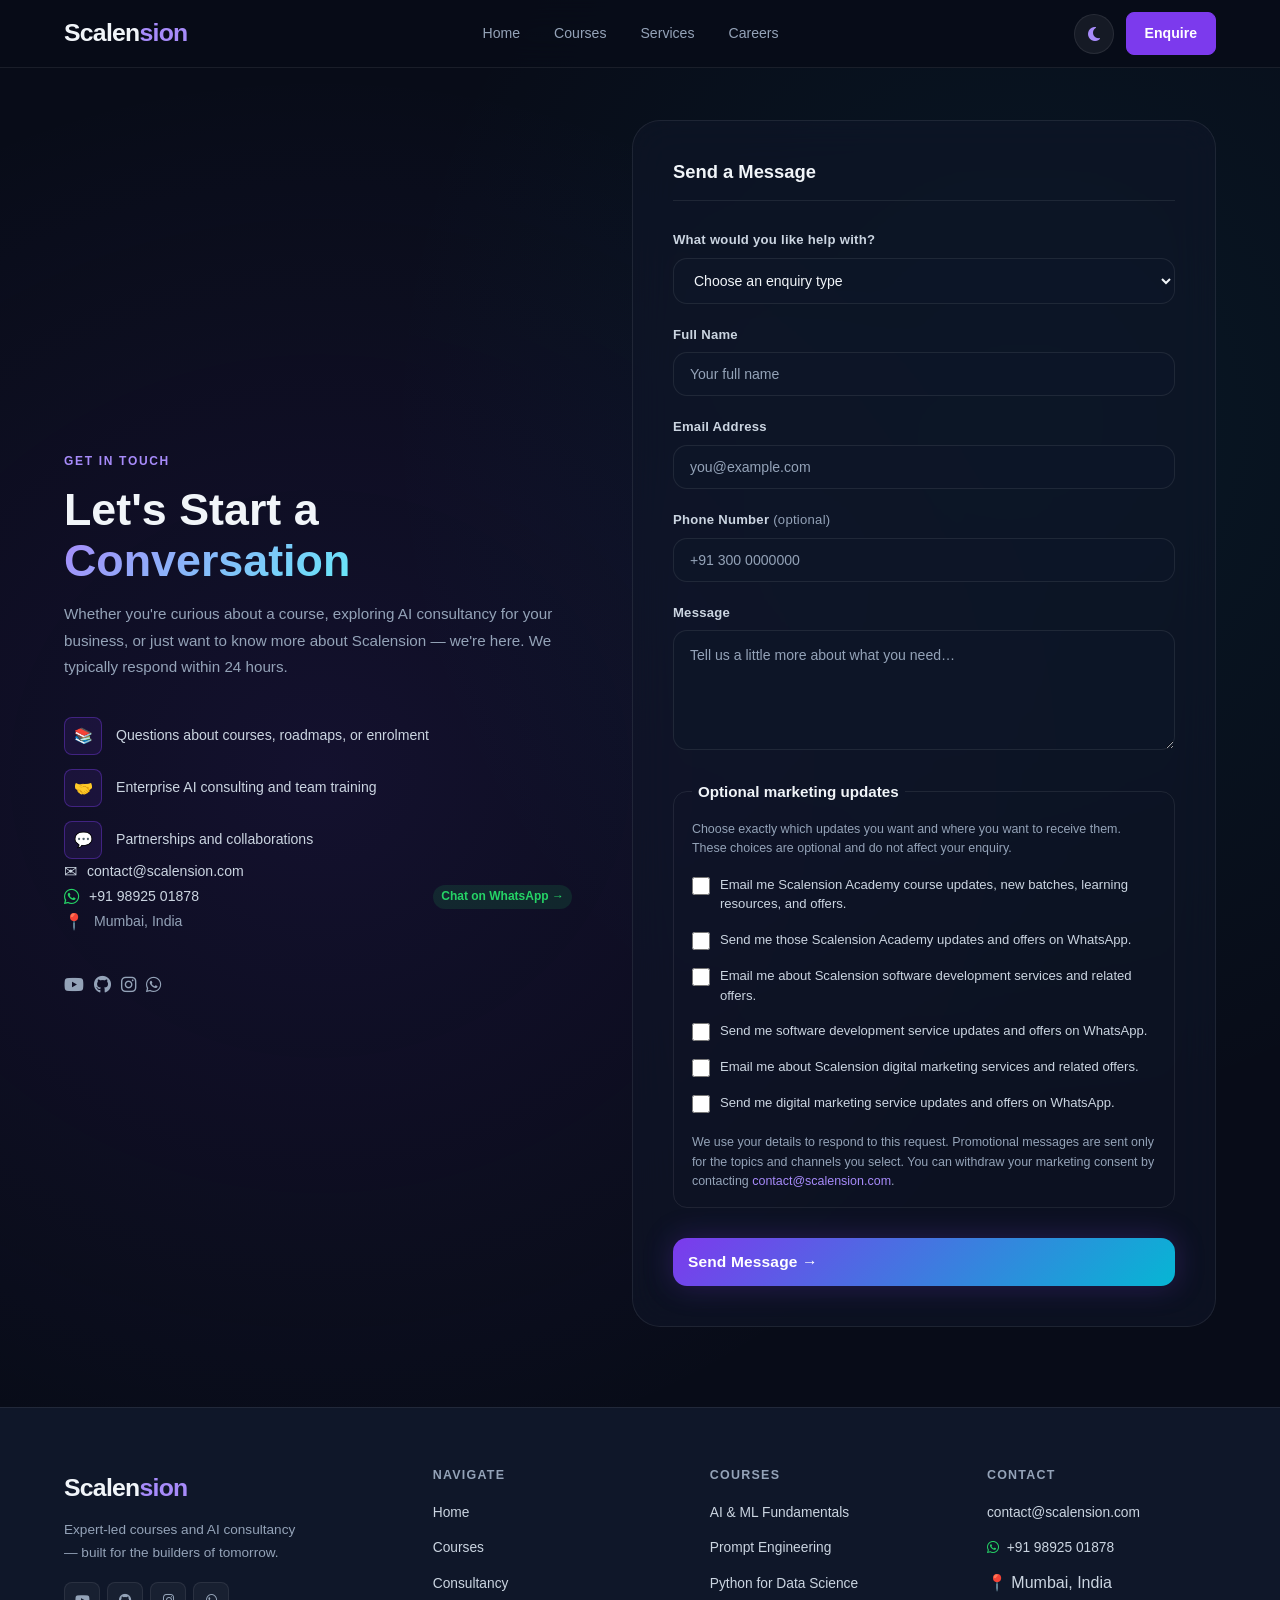
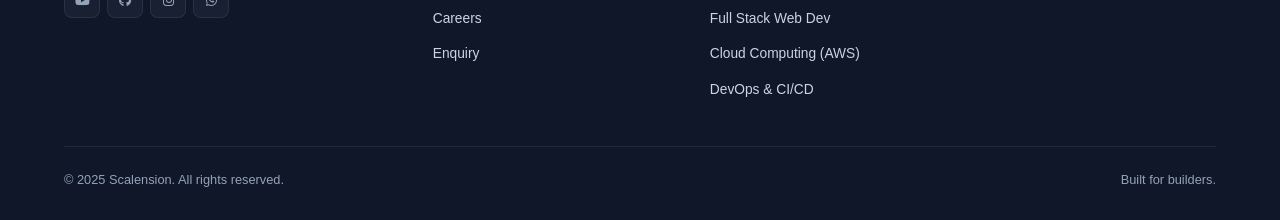
<file: enquiry.html>
<!DOCTYPE html>
<html lang="en">

<head>
  <meta charset="UTF-8" />
  <meta name="viewport" content="width=device-width, initial-scale=1.0" />
  <title>Enquiry — Scalension</title>
  <meta name="description"
    content="Get in touch with Scalension — whether you're interested in our technical courses or AI consultancy services, we'll get back to you within 24 hours." />
  <link rel="icon" type="image/svg+xml" href="favicon.svg" />
  <link rel="icon" type="image/png" href="favicon.png" sizes="32x32" />
  <link rel="apple-touch-icon" href="apple-touch-icon.png" />
  <link rel="stylesheet" href="css/styles.css" />
  <link rel="stylesheet" href="https://cdnjs.cloudflare.com/ajax/libs/font-awesome/6.5.0/css/all.min.css" />
  <script>
    (function () {
      const stored = localStorage.getItem('theme');
      if (stored) {
        document.documentElement.setAttribute('data-theme', stored);
      } else {
        document.documentElement.setAttribute('data-theme', 'dark');
      }
    })();
  </script>
</head>

<body>

  <!-- ═══════════════════════════════════════
       NAVBAR
  ═══════════════════════════════════════ -->
  <nav class="navbar scrolled" aria-label="Primary navigation">
    <div class="container">
      <a href="index.html" class="logo">Scalen<span class="logo-accent">sion</span></a>

      <ul class="nav-links">
        <li><a href="index.html">Home</a></li>
        <li><a href="courses.html">Courses</a></li>
        <li><a href="consultancy.html">Services</a></li>
        <li><a href="careers.html">Careers</a></li>
      </ul>

      <div class="nav-actions">
        <button type="button" class="theme-toggle-btn" aria-label="Toggle light/dark theme" title="Toggle theme">
          <i class="fa-solid fa-moon icon-moon"></i>
          <i class="fa-solid fa-sun icon-sun"></i>
        </button>
        <a href="enquiry.html" class="nav-cta">Enquire</a>
      </div>

      <button class="menu-toggle" aria-label="Open menu" aria-expanded="false"
        aria-controls="mobile-navigation">&#9776;</button>
    </div>
  </nav>

  <!-- Mobile Drawer -->
  <div class="mobile-overlay"></div>
  <nav class="mobile-nav" id="mobile-navigation" aria-label="Mobile navigation">
    <button class="mobile-nav-close" aria-label="Close menu">&#10005;</button>
    <a href="index.html">Home</a>
    <a href="courses.html">Courses</a>
    <a href="consultancy.html">Services</a>
    <a href="careers.html">Careers</a>
    <a href="enquiry.html" class="mobile-nav-cta">Enquire</a>
  </nav>

  <!-- ═══════════════════════════════════════
       ENQUIRY SECTION
  ═══════════════════════════════════════ -->
  <div class="enquiry-wrap">
    <div class="enquiry-wrap-bg"></div>

    <div class="container">
      <div class="enquiry-layout">

        <!-- Left — Info -->
        <div class="enquiry-info reveal">
          <span class="section-label">Get In Touch</span>
          <h1>Let's Start a<br><span class="gradient-text">Conversation</span></h1>
          <p class="sub">
            Whether you're curious about a course, exploring AI consultancy for your business,
            or just want to know more about Scalension — we're here.
            We typically respond within 24 hours.
          </p>

          <div class="eq-points">
            <div class="eq-pt">
              <div class="eq-pt-icon">📚</div>
              <span class="eq-pt-text">Questions about courses, roadmaps, or enrolment</span>
            </div>
            <div class="eq-pt">
              <div class="eq-pt-icon">🤝</div>
              <span class="eq-pt-text">Enterprise AI consulting and team training</span>
            </div>
            <div class="eq-pt">
              <div class="eq-pt-icon">💬</div>
              <span class="eq-pt-text">Partnerships and collaborations</span>
            </div>
          </div>

          <!-- Quick Contacts -->
          <div class="quick-contacts">
            <a href="mailto:contact@scalension.com"
              style="display:flex;align-items:center;gap:10px;font-size:0.88rem;color:var(--text-secondary);transition:var(--transition);"
              onmouseover="this.style.color='var(--color-primary-lt)'"
              onmouseout="this.style.color='var(--text-secondary)'">
              <span style="font-size:1rem;">&#9993;</span> contact@scalension.com
            </a>
            <a href="https://wa.me/919892501878?text=Hi%20Scalension%2C%20I%20have%20an%20enquiry" target="_blank"
              rel="noopener noreferrer"
              style="display:flex;align-items:center;gap:10px;font-size:0.88rem;color:var(--text-secondary);transition:var(--transition);"
              onmouseover="this.style.color='#25D366'" onmouseout="this.style.color='var(--text-secondary)'">
              <i class="fa-brands fa-whatsapp" style="font-size:1.1rem; color:#25D366;"></i> +91 98925 01878 <span
                style="font-size:0.75rem; padding:2px 8px; border-radius:100px; background:rgba(37,211,102,0.12); color:#25D366; font-weight:600; margin-left: auto;">Chat
                on WhatsApp &rarr;</span>
            </a>
            <span style="display:flex;align-items:center;gap:10px;font-size:0.88rem;color:var(--text-muted);">
              <span style="font-size:1rem;">📍</span> Mumbai, India
            </span>
          </div>

          <div style="margin-top: 36px; display:flex; gap:10px; flex-wrap:wrap;">
            <a href="https://www.youtube.com/channel/UCDNR9oUo0z2bHbTvsrr0TBA" target="_blank" rel="noopener noreferrer"
              aria-label="YouTube" style="color:var(--text-muted); font-size:1.1rem; transition:var(--transition);"
              onmouseover="this.style.color='var(--color-primary-lt)'"
              onmouseout="this.style.color='var(--text-muted)'"><i class="fa-brands fa-youtube"></i></a>
            <a href="https://github.com/scalension" target="_blank" rel="noopener noreferrer" aria-label="GitHub"
              style="color:var(--text-muted); font-size:1.1rem; transition:var(--transition);"
              onmouseover="this.style.color='var(--color-primary-lt)'"
              onmouseout="this.style.color='var(--text-muted)'"><i class="fa-brands fa-github"></i></a>
            <a href="https://www.instagram.com/scalension_com?igsh=MTJ3d3ZqYjRnbWk2NQ" target="_blank"
              rel="noopener noreferrer" aria-label="Instagram"
              style="color:var(--text-muted); font-size:1.1rem; transition:var(--transition);"
              onmouseover="this.style.color='var(--color-primary-lt)'"
              onmouseout="this.style.color='var(--text-muted)'"><i class="fa-brands fa-instagram"></i></a>
            <a href="https://whatsapp.com/channel/0029Vb8EhJBGzzKJCfin2q10" target="_blank" rel="noopener noreferrer"
              aria-label="WhatsApp Channel"
              style="color:var(--text-muted); font-size:1.1rem; transition:var(--transition);"
              onmouseover="this.style.color='var(--color-primary-lt)'"
              onmouseout="this.style.color='var(--text-muted)'"><i class="fa-brands fa-whatsapp"></i></a>
          </div>
        </div>

        <!-- Right — Form -->
        <div class="reveal" style="transition-delay:0.15s;">
          <div class="form-card">
            <h2 class="form-title">Send a Message</h2>

            <div class="form-wrapper">
              <form id="enquiry-form"
                action="https://script.google.com/macros/s/AKfycbwDa743XS9aME_-oK95LWPYwVDOLuWeC5IjOV5QIhhCvAqOSS9QahfVJq5-ft35_Hdo1Q/exec"
                method="POST">
                <input type="hidden" name="consentNoticeVersion" value="marketing-v1-2026-10-05" />

                <div class="form-group">
                  <label class="form-label" for="enquiry-type">What would you like help with?</label>
                  <select class="form-input" id="enquiry-type" name="enquiryType" required>
                    <option value="">Choose an enquiry type</option>
                    <option value="software-consultation">Book a free software consultation</option>
                    <option value="student-guidance">Book student course guidance</option>
                    <option value="software-enquiry">Ask about software or digital marketing services</option>
                    <option value="course-enquiry">Ask about a course</option>
                  </select>
                </div>

                <div class="form-group">
                  <label class="form-label" for="name">Full Name</label>
                  <input class="form-input" type="text" id="name" name="name" placeholder="Your full name" required />
                </div>

                <div class="form-group">
                  <label class="form-label" for="email">Email Address</label>
                  <input class="form-input" type="email" id="email" name="email" placeholder="you@example.com"
                    required />
                </div>

                <div class="form-group">
                  <label class="form-label" for="phone">Phone Number <span id="phone-hint"
                      style="color:var(--text-muted);font-weight:400;">(optional)</span></label>
                  <input class="form-input" type="tel" id="phone" name="phone" placeholder="+91 300 0000000" />
                </div>

                <div class="form-group" id="appointment-fields" hidden>
                  <label class="form-label" for="preferred-date">Preferred date for your free session</label>
                  <input class="form-input" type="date" id="preferred-date" name="preferredDate" disabled />
                  <label class="form-label form-sub-label" for="preferred-time">Preferred time</label>
                  <select class="form-input" id="preferred-time" name="preferredTime" disabled>
                    <option value="">Choose a time</option>
                    <option value="morning">Morning</option>
                    <option value="afternoon">Afternoon</option>
                    <option value="evening">Evening</option>
                  </select>
                </div>

                <div class="form-group" id="course-fields" hidden>
                  <label class="form-label" for="course-interest">Course or learning area</label>
                  <input class="form-input" type="text" id="course-interest" name="courseInterest"
                    placeholder="For example: AI &amp; ML, Full Stack, or DevOps" disabled />
                </div>

                <div class="form-group" id="service-fields" hidden>
                  <label class="form-label" for="service-interest">Service you are interested in</label>
                  <select class="form-input" id="service-interest" name="serviceInterest" disabled>
                    <option value="">Choose a service</option>
                    <option value="product-discovery">Product discovery</option>
                    <option value="software-development">Software development</option>
                    <option value="ai-ml-development">AI and machine learning</option>
                    <option value="devops-cloud">Cloud and DevOps</option>
                    <option value="qa-testing">QA and testing</option>
                    <option value="support-evolution">Software support and evolution</option>
                    <option value="digital-marketing">Digital marketing</option>
                    <option value="software-product">Software product or SaaS</option>
                    <option value="other">Other</option>
                  </select>
                </div>

                <div class="form-group">
                  <label class="form-label" for="message">Message</label>
                  <textarea class="form-textarea" id="message" name="message"
                    placeholder="Tell us a little more about what you need…" required></textarea>
                </div>

                <fieldset class="marketing-consent">
                  <legend>Optional marketing updates</legend>
                  <p class="consent-intro">Choose exactly which updates you want and where you want to receive them.
                    These choices are optional and do not affect your enquiry.</p>
                  <label class="consent-option">
                    <input type="checkbox" name="marketingCoursesEmail" value="yes" />
                    <span>Email me Scalension Academy course updates, new batches, learning resources, and
                      offers.</span>
                  </label>
                  <label class="consent-option">
                    <input type="checkbox" name="marketingCoursesWhatsApp" value="yes" />
                    <span>Send me those Scalension Academy updates and offers on WhatsApp.</span>
                  </label>
                  <label class="consent-option">
                    <input type="checkbox" name="marketingSoftwareEmail" value="yes" />
                    <span>Email me about Scalension software development services and related offers.</span>
                  </label>
                  <label class="consent-option">
                    <input type="checkbox" name="marketingSoftwareWhatsApp" value="yes" />
                    <span>Send me software development service updates and offers on WhatsApp.</span>
                  </label>
                  <label class="consent-option">
                    <input type="checkbox" name="marketingDigitalMarketingEmail" value="yes" />
                    <span>Email me about Scalension digital marketing services and related offers.</span>
                  </label>
                  <label class="consent-option">
                    <input type="checkbox" name="marketingDigitalMarketingWhatsApp" value="yes" />
                    <span>Send me digital marketing service updates and offers on WhatsApp.</span>
                  </label>
                  <p class="consent-note">We use your details to respond to this request. Promotional messages are sent
                    only for the topics and channels you select. You can withdraw your marketing consent by contacting
                    <a href="mailto:contact@scalension.com">contact@scalension.com</a>.
                  </p>
                </fieldset>

                <button type="submit" class="btn btn-primary form-submit">
                  Send Message &rarr;
                </button>

              </form>
            </div><!-- /form-wrapper -->

            <!-- Success State -->
            <div class="form-success">
              <div class="success-icon">✅</div>
              <h3>Message Sent!</h3>
              <p>Thanks for reaching out. We'll get back to you within 24 hours.</p>
            </div>

          </div><!-- /form-card -->
        </div>

      </div><!-- /enquiry-layout -->
    </div><!-- /container -->
  </div><!-- /enquiry-wrap -->

  <!-- ═══════════════════════════════════════
       FOOTER
  ═══════════════════════════════════════ -->
  <footer class="footer">
    <div class="container">
      <div class="footer-grid">

        <div class="footer-brand">
          <a href="index.html" class="logo">Scalen<span class="logo-accent">sion</span></a>
          <p class="footer-tagline">Expert-led courses and AI consultancy — built for the builders of tomorrow.</p>
          <div class="footer-social">
            <a href="https://www.youtube.com/channel/UCDNR9oUo0z2bHbTvsrr0TBA" target="_blank" rel="noopener noreferrer"
              aria-label="YouTube"><i class="fa-brands fa-youtube"></i></a>
            <a href="https://github.com/scalension" target="_blank" rel="noopener noreferrer" aria-label="GitHub"
              title="GitHub"><i class="fa-brands fa-github"></i></a>
            <a href="https://www.instagram.com/scalension_com?igsh=MTJ3d3ZqYjRnbWk2NQ" target="_blank"
              rel="noopener noreferrer" aria-label="Instagram" title="Instagram"><i
                class="fa-brands fa-instagram"></i></a>
            <a href="https://whatsapp.com/channel/0029Vb8EhJBGzzKJCfin2q10" target="_blank" rel="noopener noreferrer"
              aria-label="WhatsApp Channel"><i class="fa-brands fa-whatsapp"></i></a>
          </div>
        </div>

        <div class="footer-col">
          <h4>Navigate</h4>
          <ul>
            <li><a href="index.html">Home</a></li>
            <li><a href="courses.html">Courses</a></li>
            <li><a href="consultancy.html">Consultancy</a></li>
            <li><a href="careers.html">Careers</a></li>
            <li><a href="enquiry.html">Enquiry</a></li>
          </ul>
        </div>

        <div class="footer-col">
          <h4>Courses</h4>
          <ul>
            <li><a href="courses.html">AI &amp; ML Fundamentals</a></li>
            <li><a href="courses.html">Prompt Engineering</a></li>
            <li><a href="courses.html">Python for Data Science</a></li>
            <li><a href="courses.html">Full Stack Web Dev</a></li>
            <li><a href="courses.html">Cloud Computing (AWS)</a></li>
            <li><a href="courses.html">DevOps &amp; CI/CD</a></li>
          </ul>
        </div>

        <div class="footer-col">
          <h4>Contact</h4>
          <ul>
            <li><a href="mailto:contact@scalension.com">contact@scalension.com</a></li>
            <li><a href="https://wa.me/919892501878?text=Hi%20Scalension%2C%20I%20have%20an%20enquiry" target="_blank"
                rel="noopener noreferrer"><i class="fa-brands fa-whatsapp" style="color:#25D366; margin-right:4px;"></i>
                +91 98925 01878</a></li>
            <li><span style="color:var(--text-secondary);">📍 Mumbai, India</span></li>
          </ul>
        </div>

      </div>

      <div class="footer-bottom">
        <span class="footer-copy">&copy; 2025 Scalension. All rights reserved.</span>
        <span class="footer-copy">Built for builders.</span>
      </div>
    </div>
  </footer>

  <script src="js/main.js"></script>
</body>

</html>
</file>
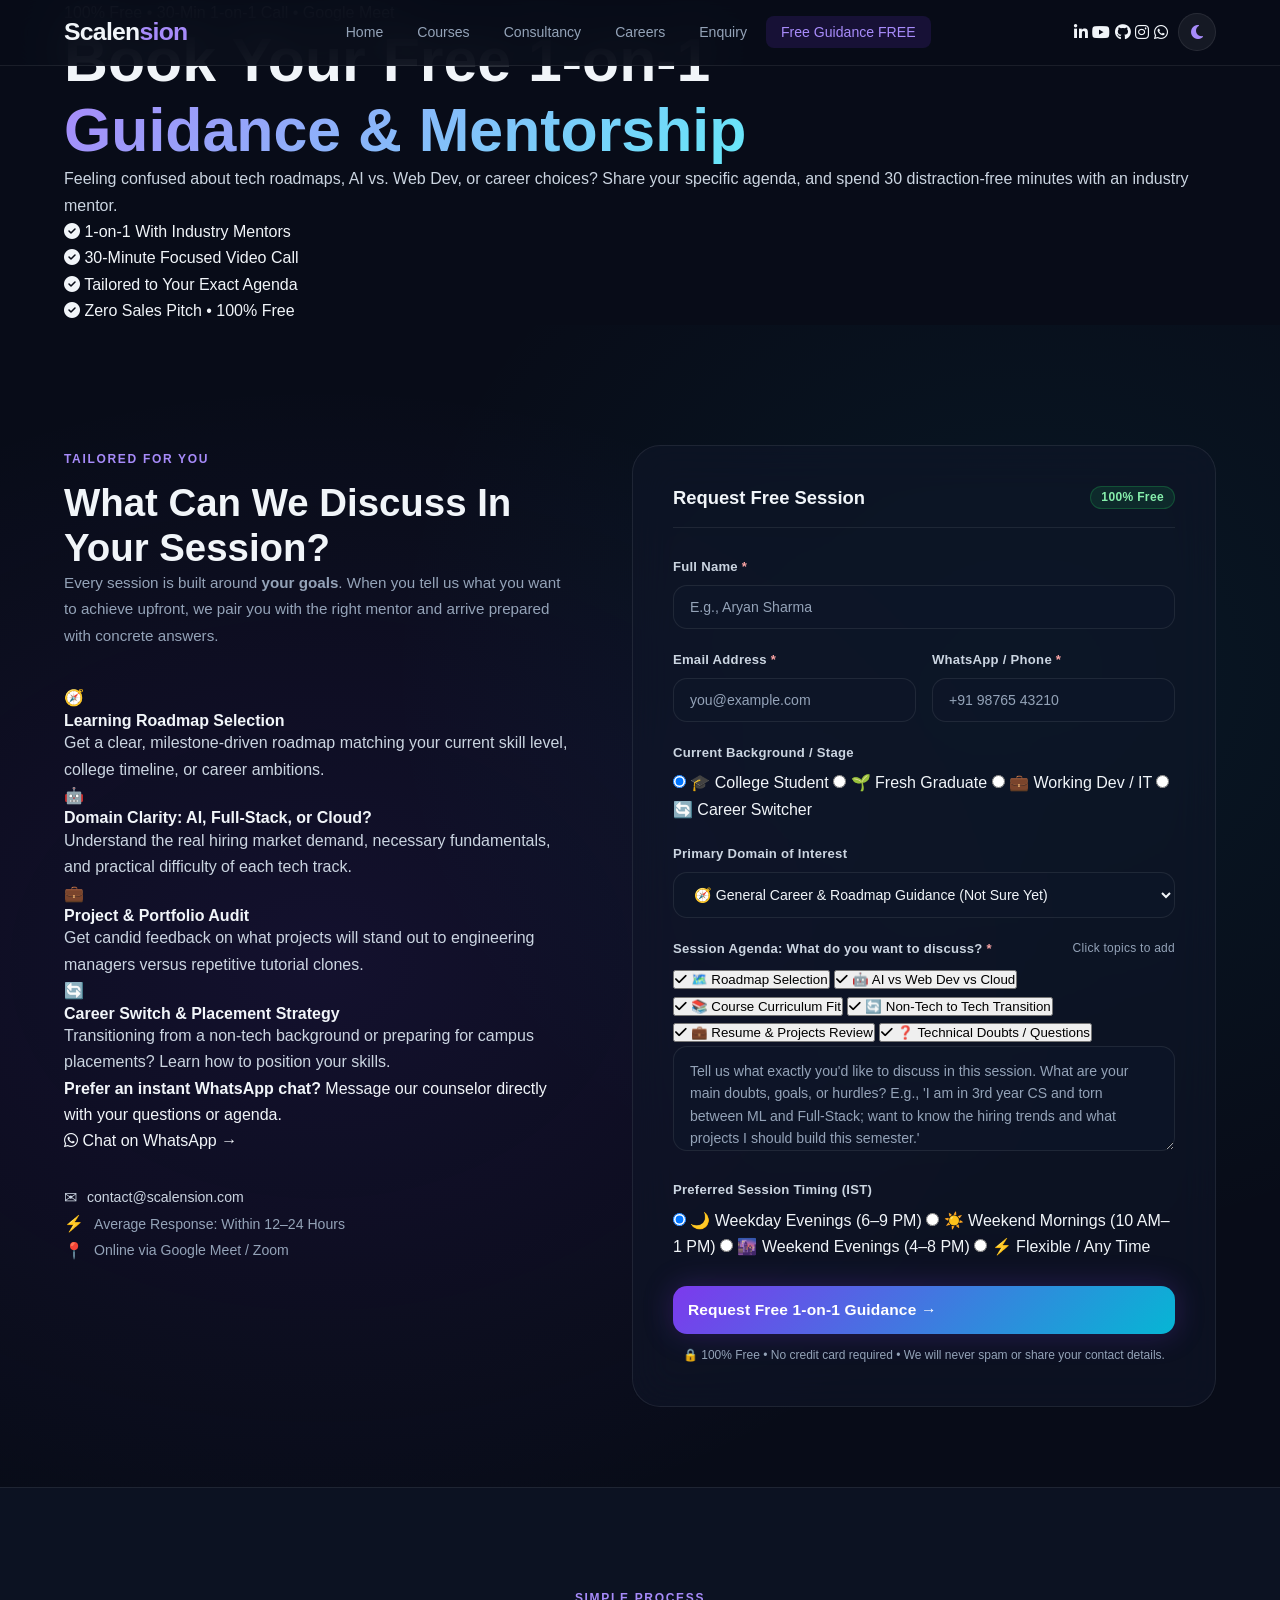
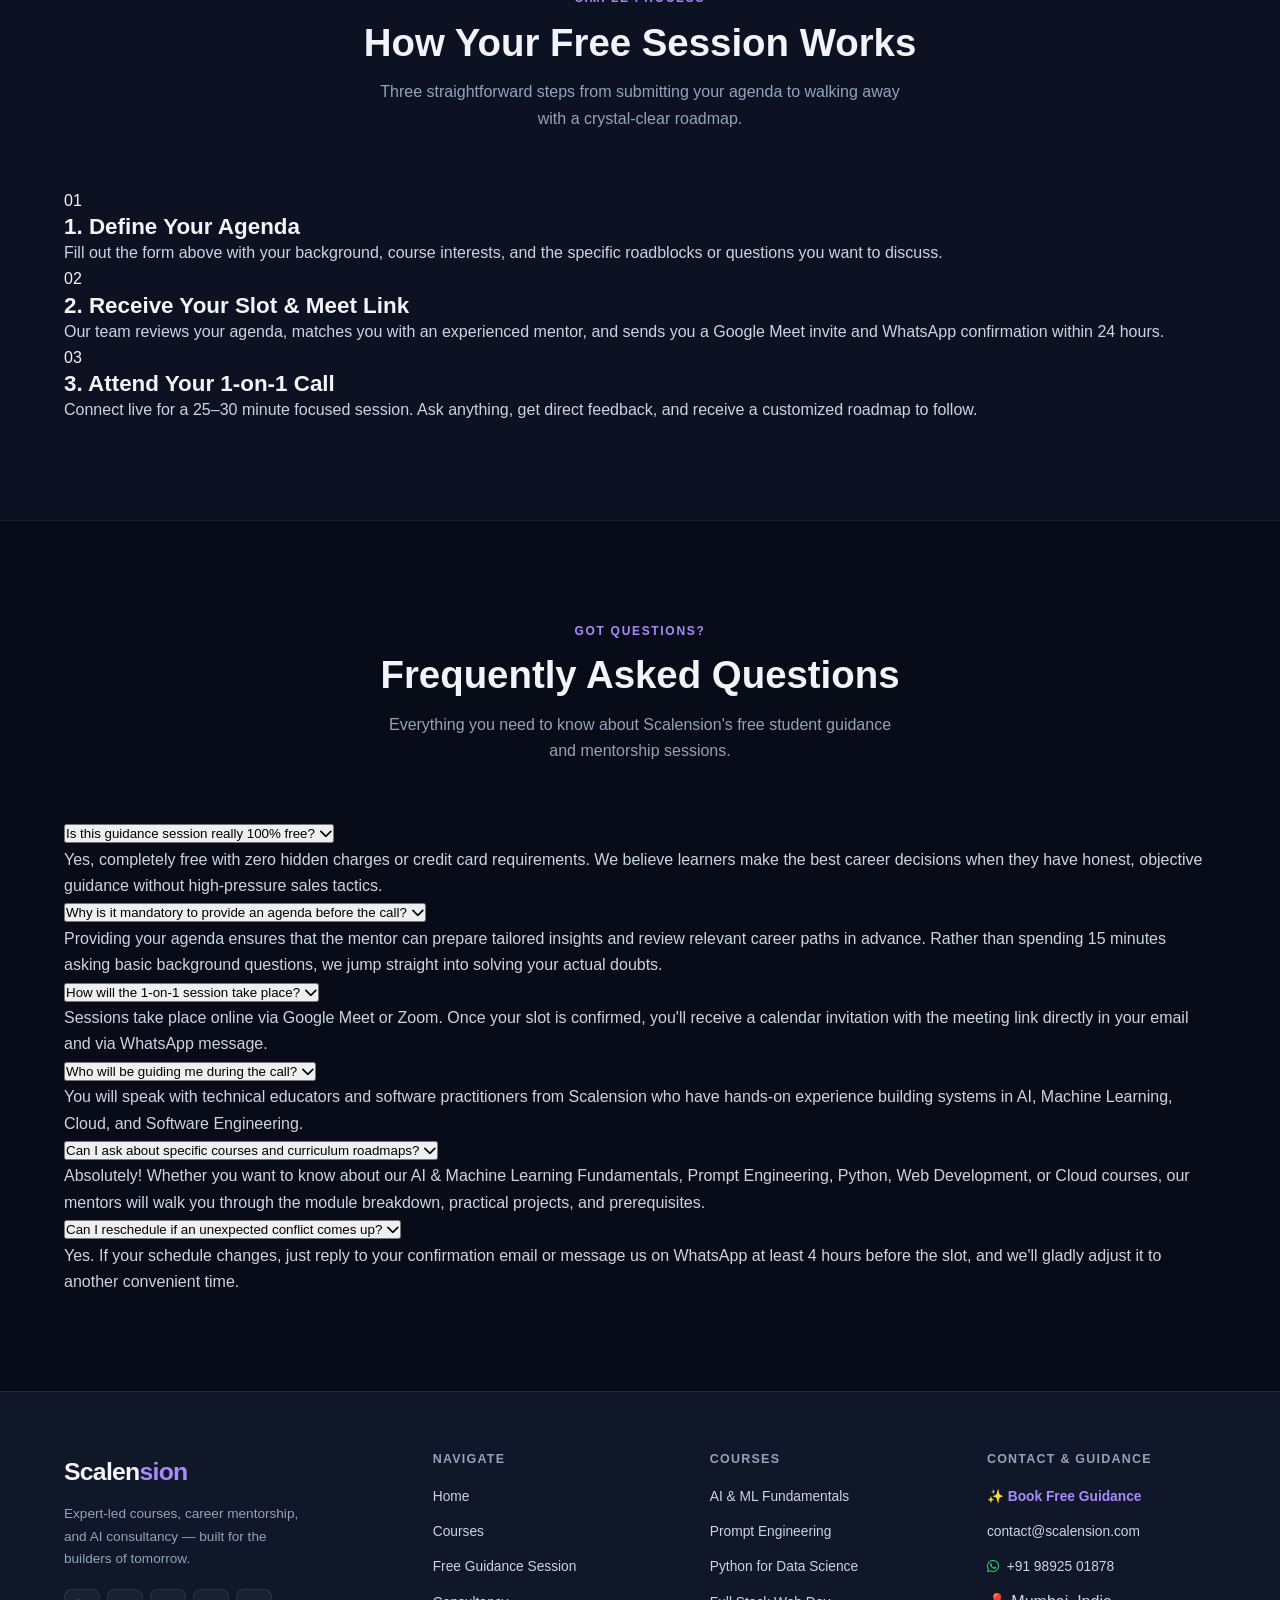
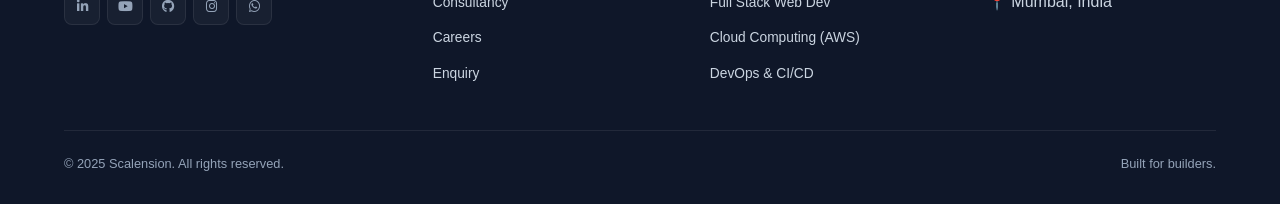
<file: free-session.html>
<!DOCTYPE html>
<html lang="en">

<head>
  <meta charset="UTF-8" />
  <meta name="viewport" content="width=device-width, initial-scale=1.0" />
  <title>Free 1-on-1 Mentorship & Career Guidance Session — Scalension</title>
  <meta name="description"
    content="Book a free 30-minute 1-on-1 technical and career guidance session with Scalension mentors. Discuss your learning roadmap, choose between AI/ML, Web Dev, or Cloud, review your agenda, and get actionable next steps." />
  <meta name="keywords"
    content="free tech guidance, free AI mentorship, 1-on-1 career counseling, coding roadmaps, Scalension free session, computer science student guidance, tech career switch" />
  <link rel="canonical" href="https://scalension.com/free-session.html" />
  <meta name="robots" content="index, follow, max-snippet:-1, max-image-preview:large, max-video-preview:-1" />

  <!-- Open Graph / Facebook -->
  <meta property="og:type" content="website" />
  <meta property="og:url" content="https://scalension.com/free-session.html" />
  <meta property="og:title" content="Free 1-on-1 Mentorship & Career Guidance Session — Scalension" />
  <meta property="og:description"
    content="Request a free 30-minute 1-on-1 guidance call. Discuss your specific agenda, learning doubts, and tech career roadmap with experienced industry mentors." />
  <meta property="og:image" content="https://scalension.com/favicon.png" />
  <meta property="og:site_name" content="Scalension" />

  <!-- Twitter -->
  <meta name="twitter:card" content="summary_large_image" />
  <meta name="twitter:title" content="Free 1-on-1 Mentorship & Career Guidance Session — Scalension" />
  <meta name="twitter:description"
    content="Book a free 30-minute 1-on-1 session with Scalension mentors. Submit your agenda and get a tailored learning roadmap." />
  <meta name="twitter:image" content="https://scalension.com/favicon.png" />

  <link rel="icon" type="image/svg+xml" href="favicon.svg" />
  <link rel="icon" type="image/png" href="favicon.png" sizes="32x32" />
  <link rel="apple-touch-icon" href="apple-touch-icon.png" />
  <link rel="stylesheet" href="css/styles.css" />
  <link rel="stylesheet" href="https://cdnjs.cloudflare.com/ajax/libs/font-awesome/6.5.0/css/all.min.css" />

  <!-- Theme init script -->
  <script>
    (function () {
      const stored = localStorage.getItem('theme');
      if (stored) {
        document.documentElement.setAttribute('data-theme', stored);
      } else {
        document.documentElement.setAttribute('data-theme', 'dark');
      }
    })();
  </script>

  <!-- Structured Data (JSON-LD) for SEO & AI Search Engines (Google SGE, Perplexity, SearchGPT) -->
  <script type="application/ld+json">
  {
    "@context": "https://schema.org",
    "@graph": [
      {
        "@type": "EducationalOrganization",
        "@id": "https://scalension.com/#organization",
        "name": "Scalension",
        "url": "https://scalension.com/",
        "logo": "https://scalension.com/favicon.png",
        "email": "contact@scalension.com",
        "telephone": "+91-98925-01878",
        "sameAs": [
          "https://github.com/scalension",
          "https://www.youtube.com/channel/UCDNR9oUo0z2bHbTvsrr0TBA",
          "https://www.instagram.com/scalension_com"
        ]
      },
      {
        "@type": "Service",
        "@id": "https://scalension.com/free-session.html#service",
        "name": "Free 1-on-1 Technical Guidance & Mentorship Session",
        "serviceType": "Free Technical Mentorship & Career Counseling",
        "provider": {
          "@id": "https://scalension.com/#organization"
        },
        "audience": {
          "@type": "Audience",
          "audienceType": "Students, Fresh Graduates, Aspiring Software Engineers, Career Switchers"
        },
        "description": "A 100% free, 30-minute 1-on-1 counseling call designed to help students clarify their technical learning goals, evaluate career roadmaps in AI/ML, Full-Stack, Cloud & DevOps, and discuss their personalized agenda with industry mentors.",
        "offers": {
          "@type": "Offer",
          "price": "0",
          "priceCurrency": "INR",
          "availability": "https://schema.org/InStock",
          "validFrom": "2025-01-01"
        }
      },
      {
        "@type": "FAQPage",
        "@id": "https://scalension.com/free-session.html#faq",
        "mainEntity": [
          {
            "@type": "Question",
            "name": "Is the guidance session really 100% free?",
            "acceptedAnswer": {
              "@type": "Answer",
              "text": "Yes, absolutely. The 30-minute guidance session is completely free with zero hidden fees or obligations. Our mentors provide genuine, personalized guidance to help you navigate your tech career roadmap."
            }
          },
          {
            "@type": "Question",
            "name": "Why do I need to provide an agenda before the session?",
            "acceptedAnswer": {
              "@type": "Answer",
              "text": "Providing your specific agenda and doubts ensures that your mentor can prepare relevant resources, review your background in advance, and make every minute of the 30-minute session high-impact and actionable."
            }
          },
          {
            "@type": "Question",
            "name": "How is the 1-on-1 guidance session conducted?",
            "acceptedAnswer": {
              "@type": "Answer",
              "text": "The session is held online via Google Meet. Once you submit your request and preferred slot, you will receive a calendar invite and direct meeting link via email and WhatsApp within 12 to 24 hours."
            }
          },
          {
            "@type": "Question",
            "name": "Who should book a free guidance session?",
            "acceptedAnswer": {
              "@type": "Answer",
              "text": "College students choosing a specialization, fresh graduates preparing for entry-level tech roles, working professionals seeking to upskill in AI/ML or DevOps, and non-tech professionals transitioning into tech."
            }
          },
          {
            "@type": "Question",
            "name": "Can I discuss specific courses offered by Scalension during the session?",
            "acceptedAnswer": {
              "@type": "Answer",
              "text": "Yes. You can ask about course curriculums, hands-on projects, prerequisites, learning pace, and how they align with your career ambitions."
            }
          }
        ]
      }
    ]
  }
  </script>
</head>

<body>

  <!-- ═══════════════════════════════════════
       NAVBAR
  ═══════════════════════════════════════ -->
  <nav class="navbar scrolled">
    <div class="container">
      <a href="index.html" class="logo">Scalen<span class="logo-accent">sion</span></a>

      <ul class="nav-links">
        <li><a href="index.html">Home</a></li>
        <li><a href="courses.html">Courses</a></li>
        <li><a href="consultancy.html">Consultancy</a></li>
        <li><a href="careers.html">Careers</a></li>
        <li><a href="enquiry.html">Enquiry</a></li>
        <li><a href="free-session.html" class="nav-free-session active">Free Guidance <span class="nav-tag-free">FREE</span></a></li>
      </ul>

      <div class="nav-social">
        <a href="#" aria-label="LinkedIn" title="LinkedIn"><i class="fa-brands fa-linkedin-in"></i></a>
        <a href="https://www.youtube.com/channel/UCDNR9oUo0z2bHbTvsrr0TBA" target="_blank" rel="noopener noreferrer"
          aria-label="YouTube" title="YouTube"><i class="fa-brands fa-youtube"></i></a>
        <a href="https://github.com/scalension" target="_blank" rel="noopener noreferrer" aria-label="GitHub" title="GitHub"><i
            class="fa-brands fa-github"></i></a>
        <a href="https://www.instagram.com/scalension_com?igsh=MTJ3d3ZqYjRnbWk2NQ" target="_blank"
          rel="noopener noreferrer" aria-label="Instagram" title="Instagram"><i class="fa-brands fa-instagram"></i></a>
        <a href="https://whatsapp.com/channel/0029Vb8EhJBGzzKJCfin2q10" target="_blank" rel="noopener noreferrer"
          aria-label="WhatsApp Channel" title="WhatsApp Channel"><i class="fa-brands fa-whatsapp"></i></a>
        <button type="button" class="theme-toggle-btn" aria-label="Toggle light/dark theme" title="Toggle theme">
          <i class="fa-solid fa-moon icon-moon"></i>
          <i class="fa-solid fa-sun icon-sun"></i>
        </button>
      </div>

      <button class="menu-toggle" aria-label="Open menu">&#9776;</button>
    </div>
  </nav>

  <!-- Mobile Drawer -->
  <div class="mobile-overlay"></div>
  <nav class="mobile-nav" aria-label="Mobile navigation">
    <button class="mobile-nav-close" aria-label="Close menu">&#10005;</button>
    <a href="index.html">Home</a>
    <a href="courses.html">Courses</a>
    <a href="consultancy.html">Consultancy</a>
    <a href="careers.html">Careers</a>
    <a href="enquiry.html">Enquiry</a>
    <a href="free-session.html" class="mobile-free-session active">💡 Free Guidance Session <span class="nav-tag-free">FREE</span></a>
    <div class="mobile-social">
      <a href="#"><i class="fa-brands fa-linkedin-in"></i></a>
      <a href="https://www.youtube.com/channel/UCDNR9oUo0z2bHbTvsrr0TBA" target="_blank" rel="noopener noreferrer"
        aria-label="YouTube"><i class="fa-brands fa-youtube"></i></a>
      <a href="https://github.com/scalension" target="_blank" rel="noopener noreferrer" aria-label="GitHub"><i
          class="fa-brands fa-github"></i></a>
      <a href="https://www.instagram.com/scalension_com?igsh=MTJ3d3ZqYjRnbWk2NQ" target="_blank"
        rel="noopener noreferrer" aria-label="Instagram"><i class="fa-brands fa-instagram"></i></a>
      <a href="https://whatsapp.com/channel/0029Vb8EhJBGzzKJCfin2q10" target="_blank" rel="noopener noreferrer"
        aria-label="WhatsApp Channel"><i class="fa-brands fa-whatsapp"></i></a>
      <button type="button" class="theme-toggle-btn" aria-label="Toggle light/dark theme" title="Toggle theme">
        <i class="fa-solid fa-moon icon-moon"></i>
        <i class="fa-solid fa-sun icon-sun"></i>
      </button>
    </div>
  </nav>

  <!-- ═══════════════════════════════════════
       PAGE HERO
  ═══════════════════════════════════════ -->
  <header class="page-hero">
    <div class="page-hero-bg"></div>
    <div class="page-hero-content">
      <div class="container">
        <div class="free-session-badge">
          <span class="pulse-dot"></span> 100% Free • 30-Min 1-on-1 Call • Google Meet
        </div>
        <h1>Book Your Free 1-on-1<br><span class="gradient-text">Guidance &amp; Mentorship</span></h1>
        <p>
          Feeling confused about tech roadmaps, AI vs. Web Dev, or career choices? Share your specific agenda,
          and spend 30 distraction-free minutes with an industry mentor.
        </p>

        <div class="trust-badges-row">
          <div class="trust-badge-item"><i class="fa-solid fa-check-circle"></i> 1-on-1 With Industry Mentors</div>
          <div class="trust-badge-item"><i class="fa-solid fa-check-circle"></i> 30-Minute Focused Video Call</div>
          <div class="trust-badge-item"><i class="fa-solid fa-check-circle"></i> Tailored to Your Exact Agenda</div>
          <div class="trust-badge-item"><i class="fa-solid fa-check-circle"></i> Zero Sales Pitch &bull; 100% Free</div>
        </div>
      </div>
    </div>
  </header>

  <!-- ═══════════════════════════════════════
       SESSION BOOKING FORM SECTION
  ═══════════════════════════════════════ -->
  <main class="enquiry-wrap">
    <div class="enquiry-wrap-bg"></div>

    <div class="container">
      <div class="enquiry-layout enquiry-layout-start">

        <!-- Left — Mentorship Benefits & Agenda Guide -->
        <div class="enquiry-info reveal">
          <span class="section-label">Tailored For You</span>
          <h2>What Can We Discuss In Your Session?</h2>
          <p class="sub">
            Every session is built around <strong>your goals</strong>. When you tell us what you want to achieve upfront,
            we pair you with the right mentor and arrive prepared with concrete answers.
          </p>

          <div class="value-card">
            <div class="value-card-icon">🧭</div>
            <div class="value-card-body">
              <h4>Learning Roadmap Selection</h4>
              <p>Get a clear, milestone-driven roadmap matching your current skill level, college timeline, or career ambitions.</p>
            </div>
          </div>

          <div class="value-card">
            <div class="value-card-icon">🤖</div>
            <div class="value-card-body">
              <h4>Domain Clarity: AI, Full-Stack, or Cloud?</h4>
              <p>Understand the real hiring market demand, necessary fundamentals, and practical difficulty of each tech track.</p>
            </div>
          </div>

          <div class="value-card">
            <div class="value-card-icon">💼</div>
            <div class="value-card-body">
              <h4>Project &amp; Portfolio Audit</h4>
              <p>Get candid feedback on what projects will stand out to engineering managers versus repetitive tutorial clones.</p>
            </div>
          </div>

          <div class="value-card">
            <div class="value-card-icon">🔄</div>
            <div class="value-card-body">
              <h4>Career Switch &amp; Placement Strategy</h4>
              <p>Transitioning from a non-tech background or preparing for campus placements? Learn how to position your skills.</p>
            </div>
          </div>

          <!-- Direct WhatsApp Alternative -->
          <div class="whatsapp-direct-box">
            <div class="wa-text">
              <strong>Prefer an instant WhatsApp chat?</strong>
              Message our counselor directly with your questions or agenda.
            </div>
            <a href="https://wa.me/919892501878?text=Hi%20Scalension%2C%20I%20would%20like%20to%20request%20a%20free%201-on-1%20guidance%20session.%20My%20agenda%20is%3A%20"
              target="_blank" rel="noopener noreferrer" class="whatsapp-btn-green" id="wa-direct-btn">
              <i class="fa-brands fa-whatsapp"></i> Chat on WhatsApp &rarr;
            </a>
          </div>

          <!-- Quick Contact Information -->
          <div class="quick-contacts" style="margin-top: 30px;">
            <a href="mailto:contact@scalension.com"
              style="display:flex;align-items:center;gap:10px;font-size:0.88rem;color:var(--text-secondary);transition:var(--transition);"
              onmouseover="this.style.color='var(--color-primary-lt)'"
              onmouseout="this.style.color='var(--text-secondary)'">
              <span style="font-size:1rem;">&#9993;</span> contact@scalension.com
            </a>
            <span style="display:flex;align-items:center;gap:10px;font-size:0.88rem;color:var(--text-muted);">
              <span style="font-size:1rem;">⚡</span> Average Response: Within 12–24 Hours
            </span>
            <span style="display:flex;align-items:center;gap:10px;font-size:0.88rem;color:var(--text-muted);">
              <span style="font-size:1rem;">📍</span> Online via Google Meet / Zoom
            </span>
          </div>
        </div>

        <!-- Right — Interactive Agenda Form -->
        <div class="reveal" style="transition-delay:0.15s;">
          <div class="form-card">
            <h2 class="form-title" style="display:flex; justify-content:space-between; align-items:center;">
              <span>Request Free Session</span>
              <span class="badge badge-beginner" style="font-size:0.75rem;">100% Free</span>
            </h2>

            <div class="form-wrapper">
              <form id="free-session-form"
                action="https://script.google.com/macros/s/AKfycbwDa743XS9aME_-oK95LWPYwVDOLuWeC5IjOV5QIhhCvAqOSS9QahfVJq5-ft35_Hdo1Q/exec"
                method="POST"
                novalidate>

                <!-- Hidden tracking fields -->
                <input type="hidden" name="form_type" value="free_guidance_session" />
                <input type="hidden" name="source_url" id="field-source-url" value="" />
                <input type="hidden" name="selected_agenda_tags" id="field-agenda-tags" value="" />

                <!-- Student Name -->
                <div class="form-group">
                  <label class="form-label" for="session-name">Full Name <span style="color:var(--clr-red);">*</span></label>
                  <input class="form-input" type="text" id="session-name" name="name" placeholder="E.g., Aryan Sharma" required />
                </div>

                <!-- Email & Phone in 2 Columns -->
                <div style="display:grid; grid-template-columns: 1fr 1fr; gap:16px;">
                  <div class="form-group">
                    <label class="form-label" for="session-email">Email Address <span style="color:var(--clr-red);">*</span></label>
                    <input class="form-input" type="email" id="session-email" name="email" placeholder="you@example.com" required />
                  </div>

                  <div class="form-group">
                    <label class="form-label" for="session-phone">WhatsApp / Phone <span style="color:var(--clr-red);">*</span></label>
                    <input class="form-input" type="tel" id="session-phone" name="phone" placeholder="+91 98765 43210" required />
                  </div>
                </div>

                <!-- Current Profile / Background -->
                <div class="form-group">
                  <label class="form-label">Current Background / Stage</label>
                  <div class="chips-grid">
                    <label class="chip-option">
                      <input type="radio" name="profile_stage" value="College Student" checked />
                      <span class="chip-label">🎓 College Student</span>
                    </label>
                    <label class="chip-option">
                      <input type="radio" name="profile_stage" value="Fresh Graduate" />
                      <span class="chip-label">🌱 Fresh Graduate</span>
                    </label>
                    <label class="chip-option">
                      <input type="radio" name="profile_stage" value="Working Professional" />
                      <span class="chip-label">💼 Working Dev / IT</span>
                    </label>
                    <label class="chip-option">
                      <input type="radio" name="profile_stage" value="Career Switcher" />
                      <span class="chip-label">🔄 Career Switcher</span>
                    </label>
                  </div>
                </div>

                <!-- Domain / Course of Interest -->
                <div class="form-group">
                  <label class="form-label" for="session-course">Primary Domain of Interest</label>
                  <select class="form-input" id="session-course" name="course_interest" style="cursor:pointer;">
                    <option value="AI & Machine Learning">🤖 AI &amp; Machine Learning Fundamentals</option>
                    <option value="Prompt Engineering & GenAI">✨ Prompt Engineering &amp; AI Tools</option>
                    <option value="Python for Data Science">🐍 Python for Data Science</option>
                    <option value="Full Stack Web Dev">💻 Full Stack Web Development</option>
                    <option value="Cloud Computing (AWS)">☁️ Cloud Computing (AWS)</option>
                    <option value="DevOps & CI/CD">⚙️ DevOps &amp; CI/CD</option>
                    <option value="General Guidance / Undecided" selected>🧭 General Career &amp; Roadmap Guidance (Not Sure Yet)</option>
                  </select>
                </div>

                <!-- Agenda Selection (Clickable Quick Chips + Detailed Textarea) -->
                <div class="form-group">
                  <label class="form-label" style="display:flex; justify-content:space-between; align-items:center;">
                    <span>Session Agenda: What do you want to discuss? <span style="color:var(--clr-red);">*</span></span>
                    <span style="font-size:0.75rem; color:var(--text-muted); font-weight:400;">Click topics to add</span>
                  </label>

                  <!-- Fast Pick Chips -->
                  <div class="agenda-tags-container">
                    <button type="button" class="agenda-tag-btn" data-agenda="Roadmap Selection">
                      <i class="fa-solid fa-check tag-check"></i> 🗺️ Roadmap Selection
                    </button>
                    <button type="button" class="agenda-tag-btn" data-agenda="AI/ML vs Web Dev">
                      <i class="fa-solid fa-check tag-check"></i> 🤖 AI vs Web Dev vs Cloud
                    </button>
                    <button type="button" class="agenda-tag-btn" data-agenda="Course Curriculum Fit">
                      <i class="fa-solid fa-check tag-check"></i> 📚 Course Curriculum Fit
                    </button>
                    <button type="button" class="agenda-tag-btn" data-agenda="Transitioning to Tech">
                      <i class="fa-solid fa-check tag-check"></i> 🔄 Non-Tech to Tech Transition
                    </button>
                    <button type="button" class="agenda-tag-btn" data-agenda="Portfolio & Projects">
                      <i class="fa-solid fa-check tag-check"></i> 💼 Resume &amp; Projects Review
                    </button>
                    <button type="button" class="agenda-tag-btn" data-agenda="College Project & Doubts">
                      <i class="fa-solid fa-check tag-check"></i> ❓ Technical Doubts / Questions
                    </button>
                  </div>

                  <!-- Detailed Agenda Box -->
                  <textarea class="form-textarea" id="session-agenda" name="agenda_details"
                    placeholder="Tell us what exactly you'd like to discuss in this session. What are your main doubts, goals, or hurdles? E.g., 'I am in 3rd year CS and torn between ML and Full-Stack; want to know the hiring trends and what projects I should build this semester.'"
                    required style="min-height:105px;"></textarea>
                </div>

                <!-- Preferred Time Slot -->
                <div class="form-group">
                  <label class="form-label">Preferred Session Timing (IST)</label>
                  <div class="chips-grid">
                    <label class="chip-option">
                      <input type="radio" name="preferred_slot" value="Weekday Evening (6-9 PM IST)" checked />
                      <span class="chip-label">🌙 Weekday Evenings (6–9 PM)</span>
                    </label>
                    <label class="chip-option">
                      <input type="radio" name="preferred_slot" value="Weekend Morning (10 AM-1 PM IST)" />
                      <span class="chip-label">☀️ Weekend Mornings (10 AM–1 PM)</span>
                    </label>
                    <label class="chip-option">
                      <input type="radio" name="preferred_slot" value="Weekend Evening (4-8 PM IST)" />
                      <span class="chip-label">🌆 Weekend Evenings (4–8 PM)</span>
                    </label>
                    <label class="chip-option">
                      <input type="radio" name="preferred_slot" value="Flexible / Any Time" />
                      <span class="chip-label">⚡ Flexible / Any Time</span>
                    </label>
                  </div>
                </div>

                <!-- Submit Button -->
                <button type="submit" class="btn btn-primary form-submit" id="btn-submit-session">
                  Request Free 1-on-1 Guidance &rarr;
                </button>

                <p style="text-align:center; font-size:0.75rem; color:var(--text-muted); margin-top:12px; margin-bottom:0;">
                  🔒 100% Free &bull; No credit card required &bull; We will never spam or share your contact details.
                </p>

              </form>
            </div><!-- /form-wrapper -->

            <!-- Success State -->
            <div class="form-success" id="session-success-box">
              <div class="success-icon">🎉</div>
              <h3>Guidance Request Received!</h3>
              <p style="font-size:0.95rem; color:var(--text-secondary); margin-bottom:16px;">
                Thank you! Our mentorship team will review your agenda and reach out via <strong>WhatsApp &amp; Email</strong>
                within <strong>12 to 24 hours</strong> with your Google Meet invite and confirmed slot.
              </p>
              <div style="background:rgba(255,255,255,0.03); border:1px solid var(--border); border-radius:var(--radius-md); padding:16px; text-align:left; font-size:0.85rem; color:var(--text-muted);">
                <strong style="color:var(--text-primary); display:block; margin-bottom:6px;">Next steps to prepare:</strong>
                <ul style="list-style:disc; margin-left:18px; line-height:1.6;">
                  <li>Jot down any specific links, resumes, or GitHub repositories you want us to review.</li>
                  <li>Check your email inbox (and spam folder) for our calendar invite from <code>contact@scalension.com</code>.</li>
                  <li>Have any immediate questions? You can also ping us directly on WhatsApp at <strong>+91 98925 01878</strong>.</li>
                </ul>
              </div>
            </div>

          </div><!-- /form-card -->
        </div>

      </div><!-- /enquiry-layout -->
    </div><!-- /container -->
  </main>

  <!-- ═══════════════════════════════════════
       HOW IT WORKS (3 SIMPLE STEPS)
  ═══════════════════════════════════════ -->
  <section class="section" style="border-top: 1px solid var(--border); background: var(--card-bg);">
    <div class="container">
      <div class="section-header reveal">
        <span class="section-label">Simple Process</span>
        <h2>How Your Free Session Works</h2>
        <p>Three straightforward steps from submitting your agenda to walking away with a crystal-clear roadmap.</p>
      </div>

      <div class="how-steps-grid stagger-group">
        <div class="step-card">
          <span class="step-number">01</span>
          <h3>1. Define Your Agenda</h3>
          <p>
            Fill out the form above with your background, course interests, and the specific roadblocks or questions you want to discuss.
          </p>
        </div>

        <div class="step-card">
          <span class="step-number">02</span>
          <h3>2. Receive Your Slot &amp; Meet Link</h3>
          <p>
            Our team reviews your agenda, matches you with an experienced mentor, and sends you a Google Meet invite and WhatsApp confirmation within 24 hours.
          </p>
        </div>

        <div class="step-card">
          <span class="step-number">03</span>
          <h3>3. Attend Your 1-on-1 Call</h3>
          <p>
            Connect live for a 25–30 minute focused session. Ask anything, get direct feedback, and receive a customized roadmap to follow.
          </p>
        </div>
      </div>
    </div>
  </section>

  <!-- ═══════════════════════════════════════
       FREQUENTLY ASKED QUESTIONS (FAQ)
       Optimized for Search Engines & LLMs
  ═══════════════════════════════════════ -->
  <section class="section" id="faq" style="border-top: 1px solid var(--border);">
    <div class="container">
      <div class="section-header reveal">
        <span class="section-label">Got Questions?</span>
        <h2>Frequently Asked Questions</h2>
        <p>Everything you need to know about Scalension's free student guidance and mentorship sessions.</p>
      </div>

      <div class="faq-wrap reveal">

        <!-- FAQ Item 1 -->
        <div class="faq-item active">
          <button type="button" class="faq-question">
            <span>Is this guidance session really 100% free?</span>
            <i class="fa-solid fa-chevron-down faq-chevron"></i>
          </button>
          <div class="faq-answer">
            <p>
              Yes, completely free with zero hidden charges or credit card requirements. We believe learners make the best career decisions when they have honest, objective guidance without high-pressure sales tactics.
            </p>
          </div>
        </div>

        <!-- FAQ Item 2 -->
        <div class="faq-item">
          <button type="button" class="faq-question">
            <span>Why is it mandatory to provide an agenda before the call?</span>
            <i class="fa-solid fa-chevron-down faq-chevron"></i>
          </button>
          <div class="faq-answer">
            <p>
              Providing your agenda ensures that the mentor can prepare tailored insights and review relevant career paths in advance. Rather than spending 15 minutes asking basic background questions, we jump straight into solving your actual doubts.
            </p>
          </div>
        </div>

        <!-- FAQ Item 3 -->
        <div class="faq-item">
          <button type="button" class="faq-question">
            <span>How will the 1-on-1 session take place?</span>
            <i class="fa-solid fa-chevron-down faq-chevron"></i>
          </button>
          <div class="faq-answer">
            <p>
              Sessions take place online via Google Meet or Zoom. Once your slot is confirmed, you'll receive a calendar invitation with the meeting link directly in your email and via WhatsApp message.
            </p>
          </div>
        </div>

        <!-- FAQ Item 4 -->
        <div class="faq-item">
          <button type="button" class="faq-question">
            <span>Who will be guiding me during the call?</span>
            <i class="fa-solid fa-chevron-down faq-chevron"></i>
          </button>
          <div class="faq-answer">
            <p>
              You will speak with technical educators and software practitioners from Scalension who have hands-on experience building systems in AI, Machine Learning, Cloud, and Software Engineering.
            </p>
          </div>
        </div>

        <!-- FAQ Item 5 -->
        <div class="faq-item">
          <button type="button" class="faq-question">
            <span>Can I ask about specific courses and curriculum roadmaps?</span>
            <i class="fa-solid fa-chevron-down faq-chevron"></i>
          </button>
          <div class="faq-answer">
            <p>
              Absolutely! Whether you want to know about our AI &amp; Machine Learning Fundamentals, Prompt Engineering, Python, Web Development, or Cloud courses, our mentors will walk you through the module breakdown, practical projects, and prerequisites.
            </p>
          </div>
        </div>

        <!-- FAQ Item 6 -->
        <div class="faq-item">
          <button type="button" class="faq-question">
            <span>Can I reschedule if an unexpected conflict comes up?</span>
            <i class="fa-solid fa-chevron-down faq-chevron"></i>
          </button>
          <div class="faq-answer">
            <p>
              Yes. If your schedule changes, just reply to your confirmation email or message us on WhatsApp at least 4 hours before the slot, and we'll gladly adjust it to another convenient time.
            </p>
          </div>
        </div>

      </div><!-- /faq-wrap -->
    </div><!-- /container -->
  </section>

  <!-- ═══════════════════════════════════════
       FOOTER
  ═══════════════════════════════════════ -->
  <footer class="footer">
    <div class="container">
      <div class="footer-grid">

        <div class="footer-brand">
          <a href="index.html" class="logo">Scalen<span class="logo-accent">sion</span></a>
          <p class="footer-tagline">Expert-led courses, career mentorship, and AI consultancy — built for the builders of tomorrow.</p>
          <div class="footer-social">
            <a href="#" aria-label="LinkedIn"><i class="fa-brands fa-linkedin-in"></i></a>
            <a href="https://www.youtube.com/channel/UCDNR9oUo0z2bHbTvsrr0TBA" target="_blank" rel="noopener noreferrer" aria-label="YouTube"><i class="fa-brands fa-youtube"></i></a>
            <a href="https://github.com/scalension" target="_blank" rel="noopener noreferrer" aria-label="GitHub"><i class="fa-brands fa-github"></i></a>
            <a href="https://www.instagram.com/scalension_com?igsh=MTJ3d3ZqYjRnbWk2NQ" target="_blank" rel="noopener noreferrer" aria-label="Instagram"><i class="fa-brands fa-instagram"></i></a>
            <a href="https://whatsapp.com/channel/0029Vb8EhJBGzzKJCfin2q10" target="_blank" rel="noopener noreferrer" aria-label="WhatsApp Channel"><i class="fa-brands fa-whatsapp"></i></a>
          </div>
        </div>

        <div class="footer-col">
          <h4>Navigate</h4>
          <ul>
            <li><a href="index.html">Home</a></li>
            <li><a href="courses.html">Courses</a></li>
            <li><a href="free-session.html">Free Guidance Session</a></li>
            <li><a href="consultancy.html">Consultancy</a></li>
            <li><a href="careers.html">Careers</a></li>
            <li><a href="enquiry.html">Enquiry</a></li>
          </ul>
        </div>

        <div class="footer-col">
          <h4>Courses</h4>
          <ul>
            <li><a href="courses.html#ai-ml">AI &amp; ML Fundamentals</a></li>
            <li><a href="courses.html#course-prompt">Prompt Engineering</a></li>
            <li><a href="courses.html#course-python">Python for Data Science</a></li>
            <li><a href="courses.html#web-dev">Full Stack Web Dev</a></li>
            <li><a href="courses.html#cloud">Cloud Computing (AWS)</a></li>
            <li><a href="courses.html#devops">DevOps &amp; CI/CD</a></li>
          </ul>
        </div>

        <div class="footer-col">
          <h4>Contact &amp; Guidance</h4>
          <ul>
            <li><a href="free-session.html" style="color:var(--color-primary-lt); font-weight:600;">✨ Book Free Guidance</a></li>
            <li><a href="mailto:contact@scalension.com">contact@scalension.com</a></li>
            <li><a href="https://wa.me/919892501878?text=Hi%20Scalension%2C%20I%20have%20an%20enquiry" target="_blank" rel="noopener noreferrer"><i class="fa-brands fa-whatsapp" style="color:#25D366; margin-right:4px;"></i> +91 98925 01878</a></li>
            <li><span style="color:var(--text-secondary);">📍 Mumbai, India</span></li>
          </ul>
        </div>

      </div>

      <div class="footer-bottom">
        <span class="footer-copy">&copy; 2025 Scalension. All rights reserved.</span>
        <span class="footer-copy">Built for builders.</span>
      </div>
    </div>
  </footer>

  <script src="js/main.js"></script>
</body>

</html>
</file>
<file: css/styles.css>
﻿/* ΓòÉΓòÉΓòÉΓòÉΓòÉΓòÉΓòÉΓòÉΓòÉΓòÉΓòÉΓòÉΓòÉΓòÉΓòÉΓòÉΓòÉΓòÉΓòÉΓòÉΓòÉΓòÉΓòÉΓòÉΓòÉΓòÉΓòÉΓòÉΓòÉΓòÉΓòÉΓòÉΓòÉΓòÉΓòÉΓòÉΓòÉΓòÉΓòÉΓòÉΓòÉΓòÉΓòÉΓòÉΓòÉΓòÉΓòÉΓòÉΓòÉΓòÉΓòÉ
   CONSULTANCY ΓÇö Redesigned Sections
ΓòÉΓòÉΓòÉΓòÉΓòÉΓòÉΓòÉΓòÉΓòÉΓòÉΓòÉΓòÉΓòÉΓòÉΓòÉΓòÉΓòÉΓòÉΓòÉΓòÉΓòÉΓòÉΓòÉΓòÉΓòÉΓòÉΓòÉΓòÉΓòÉΓòÉΓòÉΓòÉΓòÉΓòÉΓòÉΓòÉΓòÉΓòÉΓòÉΓòÉΓòÉΓòÉΓòÉΓòÉΓòÉΓòÉΓòÉΓòÉΓòÉΓòÉΓòÉ */

/* Hero ΓÇö full viewport, vertically centred */
.hero-consult-v2 {
  min-height: 85vh;
  display: flex;
  align-items: center;
  position: relative;
  overflow: hidden;
  padding: 120px 0 80px;
}

.hero-consult-v2 .hero-kicker {
  font-size: 0.72rem;
  font-weight: 700;
  letter-spacing: 0.16em;
  text-transform: uppercase;
  color: var(--color-accent-lt);
  margin-bottom: 24px;
  display: block;
}

.hero-consult-v2 h1 {
  font-size: clamp(2.8rem, 6vw, 5rem);
  line-height: 1.05;
  font-weight: 800;
  margin-bottom: 24px;
}

.hero-consult-v2 .hero-lead {
  font-size: clamp(1rem, 1.6vw, 1.2rem);
  color: var(--text-muted);
  max-width: 540px;
  line-height: 1.8;
  margin-bottom: 40px;
}

/* Challenge cards ΓÇö 3-column */
.challenge-cards {
  display: grid;
  grid-template-columns: repeat(3, 1fr);
  gap: 20px;
}

@media (max-width: 900px) {
  .challenge-cards {
    grid-template-columns: 1fr;
  }
}

.challenge-card {
  padding: 40px 32px;
  border-radius: var(--radius-xl);
  border: 1px solid var(--border);
  background: var(--card-bg);
  backdrop-filter: blur(10px);
  position: relative;
  overflow: hidden;
  transition: var(--transition);
  cursor: default;
}

.challenge-card::before {
  content: '';
  position: absolute;
  inset: 0;
  border-radius: var(--radius-xl);
  background: var(--gradient-brand);
  opacity: 0;
  transition: opacity 0.4s ease;
  z-index: 0;
}

.challenge-card::after {
  content: '';
  position: absolute;
  top: 0;
  left: 0;
  right: 0;
  height: 2px;
  background: var(--gradient-brand);
  transform: scaleX(0);
  transform-origin: left;
  transition: transform 0.45s cubic-bezier(0.4, 0, 0.2, 1);
}

.challenge-card:hover::after {
  transform: scaleX(1);
}

.challenge-card:hover {
  border-color: rgba(124, 58, 237, 0.4);
  transform: translateY(-5px);
  box-shadow: 0 24px 60px rgba(124, 58, 237, 0.12);
}

.challenge-card>* {
  position: relative;
  z-index: 1;
}

.challenge-num {
  font-size: 3rem;
  font-weight: 800;
  font-family: 'Outfit', sans-serif;
  color: rgba(124, 58, 237, 0.15);
  line-height: 1;
  margin-bottom: 20px;
  display: block;
}

.challenge-title {
  font-size: 1.2rem;
  font-family: 'Outfit', sans-serif;
  font-weight: 700;
  color: var(--text-primary);
  margin-bottom: 14px;
  line-height: 1.3;
}

.challenge-body {
  font-size: 0.88rem;
  color: var(--text-muted);
  line-height: 1.8;
}

/* Manifesto ΓÇö large editorial statement */
.manifesto-section {
  padding: 96px 0;
  border-top: 1px solid var(--border);
  border-bottom: 1px solid var(--border);
  background: rgba(124, 58, 237, 0.025);
  text-align: center;
}

.manifesto-inner {
  max-width: 820px;
  margin: 0 auto;
  padding: 0 24px;
}

.manifesto-mark {
  font-size: 3rem;
  color: rgba(124, 58, 237, 0.3);
  line-height: 1;
  margin-bottom: 8px;
  display: block;
  font-family: Georgia, serif;
}

.manifesto-text {
  font-size: clamp(1.1rem, 2vw, 1.5rem);
  font-family: 'Outfit', sans-serif;
  font-weight: 400;
  color: var(--text-secondary);
  line-height: 1.7;
}

.manifesto-text strong {
  color: var(--text-primary);
  font-weight: 700;
}

/* Reach-out CTA */
.reach-out-section {
  padding: 100px 0;
  text-align: center;
}

.reach-out-inner {
  max-width: 680px;
  margin: 0 auto;
}

.reach-out-inner h2 {
  font-size: clamp(2rem, 4vw, 3rem);
  font-weight: 800;
  line-height: 1.1;
  margin-bottom: 20px;
}

.reach-out-inner p {
  font-size: 1.05rem;
  color: var(--text-muted);
  line-height: 1.75;
  margin-bottom: 36px;
  max-width: 520px;
  margin-left: auto;
  margin-right: auto;
}

.reach-out-contact {
  display: flex;
  justify-content: center;
  gap: 32px;
  margin-top: 32px;
  flex-wrap: wrap;
}

.reach-out-contact a {
  font-size: 0.88rem;
  color: var(--text-muted);
  transition: var(--transition);
  display: flex;
  align-items: center;
  gap: 7px;
}

.reach-out-contact a:hover {
  color: var(--color-primary-lt);
}

.reach-out-contact i {
  font-size: 0.9rem;
}

/* ΓòÉΓòÉΓòÉΓòÉΓòÉΓòÉΓòÉΓòÉΓòÉΓòÉΓòÉΓòÉΓòÉΓòÉΓòÉΓòÉΓòÉΓòÉΓòÉΓòÉΓòÉΓòÉΓòÉΓòÉΓòÉΓòÉΓòÉΓòÉΓòÉΓòÉΓòÉΓòÉΓòÉΓòÉΓòÉΓòÉΓòÉΓòÉΓòÉΓòÉΓòÉΓòÉΓòÉΓòÉΓòÉΓòÉΓòÉΓòÉΓòÉΓòÉΓòÉ
   CAREERS PAGE
ΓòÉΓòÉΓòÉΓòÉΓòÉΓòÉΓòÉΓòÉΓòÉΓòÉΓòÉΓòÉΓòÉΓòÉΓòÉΓòÉΓòÉΓòÉΓòÉΓòÉΓòÉΓòÉΓòÉΓòÉΓòÉΓòÉΓòÉΓòÉΓòÉΓòÉΓòÉΓòÉΓòÉΓòÉΓòÉΓòÉΓòÉΓòÉΓòÉΓòÉΓòÉΓòÉΓòÉΓòÉΓòÉΓòÉΓòÉΓòÉΓòÉΓòÉΓòÉ */

/* Path pills in hero */
.career-pills {
  display: flex;
  gap: 12px;
  margin-top: 40px;
  flex-wrap: wrap;
}

.career-pill {
  display: inline-flex;
  align-items: center;
  gap: 8px;
  padding: 13px 28px;
  border-radius: 100px;
  font-size: 0.9rem;
  font-weight: 600;
  font-family: 'Outfit', sans-serif;
  cursor: pointer;
  transition: var(--transition);
  text-decoration: none;
}

.career-pill-teach {
  background: rgba(124, 58, 237, 0.12);
  border: 1px solid rgba(124, 58, 237, 0.35);
  color: var(--color-primary-lt);
}

.career-pill-teach:hover {
  background: rgba(124, 58, 237, 0.22);
  border-color: var(--color-primary-lt);
  transform: translateY(-2px);
}

.career-pill-build {
  background: rgba(6, 182, 212, 0.1);
  border: 1px solid rgba(6, 182, 212, 0.35);
  color: var(--color-accent-lt);
}

.career-pill-build:hover {
  background: rgba(6, 182, 212, 0.2);
  border-color: var(--color-accent-lt);
  transform: translateY(-2px);
}

/* Career section layout */
.career-section {
  padding: 96px 0;
  scroll-margin-top: 90px;
}

.career-section-alt {
  background: rgba(124, 58, 237, 0.025);
  border-top: 1px solid var(--border);
  border-bottom: 1px solid var(--border);
}

.career-layout {
  display: grid;
  grid-template-columns: 1fr 1fr;
  gap: 64px;
  align-items: start;
}

@media (max-width: 900px) {
  .career-layout {
    grid-template-columns: 1fr;
    gap: 40px;
  }
}

/* Role badge */
.role-badge {
  display: inline-flex;
  align-items: center;
  gap: 8px;
  padding: 6px 16px;
  border-radius: 100px;
  font-size: 0.72rem;
  font-weight: 700;
  letter-spacing: 0.1em;
  text-transform: uppercase;
  margin-bottom: 20px;
}

.role-badge-teach {
  background: rgba(124, 58, 237, 0.12);
  border: 1px solid rgba(124, 58, 237, 0.3);
  color: var(--color-primary-lt);
}

.role-badge-build {
  background: rgba(6, 182, 212, 0.1);
  border: 1px solid rgba(6, 182, 212, 0.3);
  color: var(--color-accent-lt);
}

/* Career info panel */
.career-info-title {
  font-size: clamp(1.6rem, 3vw, 2.2rem);
  font-weight: 800;
  font-family: 'Outfit', sans-serif;
  line-height: 1.15;
  margin-bottom: 16px;
}

.career-info-body {
  font-size: 0.93rem;
  color: var(--text-muted);
  line-height: 1.85;
  margin-bottom: 32px;
}

.career-benefit-list {
  list-style: none;
  display: flex;
  flex-direction: column;
  gap: 12px;
}

.career-benefit-list li {
  display: flex;
  align-items: flex-start;
  gap: 12px;
  font-size: 0.88rem;
  color: var(--text-secondary);
  line-height: 1.6;
}

.career-benefit-list li::before {
  content: 'Γ£ª';
  color: var(--color-primary-lt);
  font-size: 0.65rem;
  margin-top: 4px;
  flex-shrink: 0;
}

/* Select input */
.form-select {
  width: 100%;
  padding: 12px 16px;
  background: var(--input-bg);
  border: 1px solid var(--border);
  border-radius: var(--radius-md);
  color: var(--text-primary);
  font-family: 'Inter', sans-serif;
  font-size: 0.9rem;
  transition: var(--transition);
  appearance: none;
  background-image: url("data:image/svg+xml,%3Csvg xmlns='http://www.w3.org/2000/svg' width='12' height='8' viewBox='0 0 12 8'%3E%3Cpath d='M1 1l5 5 5-5' stroke='%236b7280' stroke-width='1.5' fill='none' stroke-linecap='round'/%3E%3C/svg%3E");
  background-repeat: no-repeat;
  background-position: right 14px center;
  cursor: pointer;
}

.form-select:focus {
  outline: none;
  border-color: var(--color-primary);
  box-shadow: 0 0 0 3px rgba(124, 58, 237, 0.15);
}

.form-select option {
  background: var(--bg-surface);
  color: var(--text-primary);
}

/* Career teaser banner (used on courses + consultancy pages) */
.career-teaser {
  display: flex;
  align-items: center;
  justify-content: space-between;
  gap: 32px;
  padding: 40px 48px;
  background: var(--teaser-bg);
  border: 1px solid var(--border-primary);
  border-radius: var(--radius-xl);
  flex-wrap: wrap;
}

.career-teaser-text .section-label {
  margin-bottom: 8px;
  display: block;
}

.career-teaser-text h3 {
  font-size: 1.4rem;
  font-weight: 700;
  font-family: 'Outfit', sans-serif;
  margin-bottom: 8px;
  line-height: 1.25;
}

.career-teaser-text p {
  font-size: 0.88rem;
  color: var(--text-muted);
  line-height: 1.7;
  max-width: 480px;
}


@import url('https://fonts.googleapis.com/css2?family=Outfit:wght@300;400;500;600;700;800&family=Inter:wght@300;400;500;600&display=swap');

/* ============================================
   CSS Variables
   ============================================ */
:root,
[data-theme="dark"] {
  --bg-primary: #080C18;
  --bg-surface: #0F1729;
  --bg-elevated: #162040;
  --color-primary: #7C3AED;
  --color-primary-lt: #A78BFA;
  --color-accent: #06B6D4;
  --color-accent-lt: #67E8F9;
  --clr-green: #86efac;
  --clr-orange: #fdba74;
  --clr-red: #fca5a5;

  --text-primary: #F1F5F9;
  --text-secondary: #CBD5E1;
  --text-muted: #94A3B8;

  --border: rgba(255, 255, 255, 0.08);
  --border-primary: rgba(124, 58, 237, 0.4);
  --border-accent: rgba(6, 182, 212, 0.3);

  --gradient-brand: linear-gradient(135deg, #7C3AED, #06B6D4);
  --gradient-text: linear-gradient(135deg, #A78BFA, #67E8F9);
  --gradient-surface: linear-gradient(135deg, rgba(124, 58, 237, 0.08), rgba(6, 182, 212, 0.04));

  --shadow-card: 0 4px 32px rgba(0, 0, 0, 0.5);
  --shadow-primary: 0 0 30px rgba(124, 58, 237, 0.25);
  --glow-primary: 0 0 20px rgba(124, 58, 237, 0.4), 0 0 60px rgba(124, 58, 237, 0.15);

  --glass-bg: rgba(15, 23, 41, 0.75);
  --card-bg: rgba(15, 23, 41, 0.6);
  --input-bg: rgba(15, 23, 41, 0.7);
  --nav-bg-scrolled: rgba(8, 12, 24, 0.92);
  --nav-link-hover: rgba(255, 255, 255, 0.06);
  --nav-link-active: rgba(124, 58, 237, 0.14);
  --teaser-bg: rgba(124, 58, 237, 0.04);
  --mobile-nav-bg: rgba(15, 23, 41, 0.98);

  --radius-sm: 8px;
  --radius-md: 14px;
  --radius-lg: 20px;
  --radius-xl: 28px;

  --transition: 0.3s cubic-bezier(0.4, 0, 0.2, 1);
  --transition-slow: 0.6s cubic-bezier(0.4, 0, 0.2, 1);

  --section-pad: 96px 0;
  --container: 1200px;
}

[data-theme="light"] {
  --bg-primary: #F8FAFC;
  --bg-surface: #FFFFFF;
  --bg-elevated: #F1F5F9;
  --color-primary: #6D28D9;
  --color-primary-lt: #7C3AED;
  --color-accent: #0891B2;
  --color-accent-lt: #0284C7;
  --clr-green: #16a34a;
  --clr-orange: #ea580c;
  --clr-red: #dc2626;

  --text-primary: #0F172A;
  --text-secondary: #334155;
  --text-muted: #64748B;

  --border: rgba(15, 23, 42, 0.1);
  --border-primary: rgba(109, 40, 217, 0.3);
  --border-accent: rgba(8, 145, 178, 0.3);

  --gradient-brand: linear-gradient(135deg, #6D28D9, #0891B2);
  --gradient-text: linear-gradient(135deg, #6D28D9, #0891B2);
  --gradient-surface: linear-gradient(135deg, rgba(109, 40, 217, 0.06), rgba(8, 145, 178, 0.04));

  --shadow-card: 0 10px 30px -5px rgba(0, 0, 0, 0.07), 0 4px 12px -2px rgba(0, 0, 0, 0.04);
  --shadow-primary: 0 10px 25px rgba(109, 40, 217, 0.15);
  --glow-primary: 0 0 20px rgba(109, 40, 217, 0.12);

  --glass-bg: rgba(255, 255, 255, 0.9);
  --card-bg: #FFFFFF;
  --input-bg: #F8FAFC;
  --nav-bg-scrolled: rgba(255, 255, 255, 0.94);
  --nav-link-hover: rgba(15, 23, 42, 0.06);
  --nav-link-active: rgba(109, 40, 217, 0.09);
  --teaser-bg: rgba(109, 40, 217, 0.05);
  --mobile-nav-bg: rgba(255, 255, 255, 0.98);
}

[data-theme="light"] .grid-bg {
  background-image:
    linear-gradient(rgba(15, 23, 42, 0.04) 1px, transparent 1px),
    linear-gradient(90deg, rgba(15, 23, 42, 0.04) 1px, transparent 1px);
}

[data-theme="light"] .hero-bg {
  background:
    radial-gradient(ellipse 80% 65% at 50% -10%, rgba(109, 40, 217, 0.08), transparent),
    radial-gradient(ellipse 55% 50% at 85% 85%, rgba(8, 145, 178, 0.06), transparent);
}

[data-theme="light"] .hero-orb-1 {
  background: rgba(109, 40, 217, 0.08);
}

[data-theme="light"] .hero-orb-2 {
  background: rgba(8, 145, 178, 0.06);
}

[data-theme="light"] .card-glow {
  background: rgba(8, 145, 178, 0.12);
}

[data-theme="light"] .card-glow.purple {
  background: rgba(109, 40, 217, 0.12);
}

.section-alt {
  background: var(--teaser-bg);
  border-top: 1px solid var(--border);
  border-bottom: 1px solid var(--border);
}

/* ============================================
   Reset & Base
   ============================================ */
*,
*::before,
*::after {
  margin: 0;
  padding: 0;
  box-sizing: border-box;
}

html {
  scroll-behavior: smooth;
}

body {
  font-family: 'Inter', sans-serif;
  background: var(--bg-primary);
  color: var(--text-primary);
  line-height: 1.65;
  overflow-x: hidden;
  -webkit-font-smoothing: antialiased;
}

h1,
h2,
h3,
h4,
h5,
h6 {
  font-family: 'Outfit', sans-serif;
  font-weight: 700;
  line-height: 1.15;
  color: var(--text-primary);
}

h1 {
  font-size: clamp(2.4rem, 5vw, 3.8rem);
}

h2 {
  font-size: clamp(1.8rem, 3vw, 2.6rem);
}

h3 {
  font-size: clamp(1.1rem, 2vw, 1.4rem);
}

p {
  color: var(--text-secondary);
}

a {
  text-decoration: none;
  color: inherit;
  transition: var(--transition);
}

ul {
  list-style: none;
}

img {
  max-width: 100%;
  display: block;
}

button {
  font-family: inherit;
}

/* ============================================
   Utilities
   ============================================ */
.container {
  max-width: var(--container);
  margin: 0 auto;
  padding: 0 24px;
}

.section {
  padding: var(--section-pad);
}

.gradient-text {
  background: var(--gradient-text);
  -webkit-background-clip: text;
  -webkit-text-fill-color: transparent;
  background-clip: text;
}

/* Scroll Reveal */
.reveal {
  opacity: 0;
  transform: translateY(28px);
  transition: opacity 0.7s ease, transform 0.7s ease;
}

.reveal.visible {
  opacity: 1;
  transform: translateY(0);
}

/* ============================================
   Logo
   ============================================ */
.logo {
  font-family: 'Outfit', sans-serif;
  font-size: 1.55rem;
  font-weight: 800;
  letter-spacing: -0.03em;
  color: var(--text-primary);
}

.logo .logo-accent {
  color: var(--color-primary-lt);
}

/* ============================================
   Buttons
   ============================================ */
.btn {
  display: inline-flex;
  align-items: center;
  gap: 8px;
  padding: 13px 28px;
  border-radius: var(--radius-md);
  font-family: 'Outfit', sans-serif;
  font-weight: 600;
  font-size: 0.93rem;
  cursor: pointer;
  border: none;
  transition: var(--transition);
  text-decoration: none;
  letter-spacing: 0.01em;
}

.btn-primary {
  background: var(--gradient-brand);
  color: #fff;
  box-shadow: var(--shadow-primary);
}

.btn-primary:hover {
  transform: translateY(-2px);
  box-shadow: var(--glow-primary);
}

.btn-outline {
  background: transparent;
  color: var(--text-primary);
  border: 1px solid var(--border-primary);
}

.btn-outline:hover {
  background: rgba(124, 58, 237, 0.1);
  border-color: var(--color-primary);
  transform: translateY(-2px);
}

.btn-sm {
  padding: 9px 18px;
  font-size: 0.82rem;
}

/* ============================================
   Glass Card
   ============================================ */
.glass-card {
  background: var(--glass-bg);
  backdrop-filter: blur(16px);
  -webkit-backdrop-filter: blur(16px);
  border: 1px solid var(--border);
  border-radius: var(--radius-lg);
  transition: var(--transition);
}

.glass-card:hover {
  border-color: var(--border-primary);
  box-shadow: var(--shadow-primary);
  transform: translateY(-4px);
}

/* ============================================
   Badges
   ============================================ */
.badge {
  display: inline-flex;
  align-items: center;
  padding: 4px 10px;
  border-radius: 100px;
  font-size: 0.72rem;
  font-weight: 600;
  letter-spacing: 0.03em;
}

.badge-beginner {
  background: rgba(34, 197, 94, 0.12);
  color: var(--clr-green);
  border: 1px solid rgba(34, 197, 94, 0.25);
}

.badge-intermediate {
  background: rgba(249, 115, 22, 0.12);
  color: var(--clr-orange);
  border: 1px solid rgba(249, 115, 22, 0.25);
}

.badge-advanced {
  background: rgba(239, 68, 68, 0.12);
  color: var(--clr-red);
  border: 1px solid rgba(239, 68, 68, 0.25);
}

.badge-duration {
  background: rgba(6, 182, 212, 0.1);
  color: var(--color-accent-lt);
  border: 1px solid rgba(6, 182, 212, 0.22);
}

.badge-modules {
  background: rgba(124, 58, 237, 0.1);
  color: var(--color-primary-lt);
  border: 1px solid rgba(124, 58, 237, 0.22);
}

/* ============================================
   Section Header
   ============================================ */
.section-header {
  text-align: center;
  margin-bottom: 56px;
}

.section-label {
  display: inline-block;
  font-size: 0.75rem;
  font-weight: 600;
  letter-spacing: 0.14em;
  text-transform: uppercase;
  color: var(--color-primary-lt);
  margin-bottom: 12px;
}

.section-header h2 {
  margin-bottom: 14px;
}

.section-header p {
  max-width: 520px;
  margin: 0 auto;
  font-size: 1rem;
  color: var(--text-muted);
}

/* ============================================
   NAVBAR
   ============================================ */
.navbar {
  position: fixed;
  top: 0;
  left: 0;
  right: 0;
  z-index: 1000;
  padding: 12px 0;
  background: var(--nav-bg-scrolled);
  backdrop-filter: blur(20px);
  -webkit-backdrop-filter: blur(20px);
  border-bottom: 1px solid var(--border);
  transition: var(--transition);
}

.navbar.scrolled {
  padding: 12px 0;
}

.navbar .container {
  display: flex;
  align-items: center;
  justify-content: space-between;
  gap: 20px;
}

.nav-links {
  display: flex;
  align-items: center;
  gap: 4px;
}

.nav-links a {
  padding: 8px 15px;
  border-radius: var(--radius-sm);
  font-size: 0.88rem;
  font-weight: 500;
  color: var(--text-muted);
  transition: var(--transition);
}

.nav-links a:hover {
  color: var(--text-primary);
  background: var(--nav-link-hover);
}

.nav-links a.active {
  color: var(--color-primary-lt);
  background: var(--nav-link-active);
}

.nav-actions {
  display: flex;
  align-items: center;
  gap: 12px;
}

.nav-cta {
  display: inline-flex;
  align-items: center;
  justify-content: center;
  min-height: 40px;
  padding: 9px 18px;
  border-radius: var(--radius-sm);
  border: 1px solid var(--color-primary);
  background: var(--color-primary);
  color: #fff;
  font-size: 0.88rem;
  font-weight: 600;
  white-space: nowrap;
  transition: var(--transition);
}

.nav-cta:hover {
  color: #fff;
  filter: brightness(1.1);
  transform: translateY(-1px);
}

.nav-actions .theme-toggle-btn {
  width: 40px;
  height: 40px;
  margin-left: 0;
}

.menu-toggle {
  display: none;
  align-items: center;
  justify-content: center;
  width: 40px;
  height: 40px;
  background: none;
  border: 1px solid var(--border);
  color: var(--text-primary);
  padding: 8px 12px;
  border-radius: var(--radius-sm);
  cursor: pointer;
  font-size: 1rem;
  padding: 0;
}

/* Mobile Drawer */
.mobile-nav {
  display: flex;
  flex-direction: column;
  position: fixed;
  top: 0;
  right: -100%;
  width: 280px;
  height: 100vh;
  background: var(--bg-surface);
  border-left: 1px solid var(--border);
  z-index: 2000;
  padding: 72px 24px 40px;
  gap: 4px;
  visibility: hidden;
  transition: right 0.4s cubic-bezier(0.4, 0, 0.2, 1), visibility 0s linear 0.4s;
  overflow-y: auto;
}

.mobile-nav.open {
  right: 0;
  visibility: visible;
  transition-delay: 0s;
}

.mobile-nav a {
  display: block;
  padding: 13px 16px;
  border-radius: var(--radius-sm);
  font-size: 0.95rem;
  font-weight: 500;
  color: var(--text-secondary);
  border-bottom: 1px solid var(--border);
}

.mobile-nav a:hover {
  color: var(--text-primary);
  background: var(--nav-link-hover);
}

.mobile-nav a.active {
  color: var(--color-primary-lt);
}

.mobile-nav .mobile-nav-cta {
  margin-top: 12px;
  border: 1px solid var(--color-primary);
  background: var(--color-primary);
  color: #fff;
  text-align: center;
  font-weight: 600;
}

.mobile-nav .mobile-nav-cta:hover,
.mobile-nav .mobile-nav-cta.active {
  color: #fff;
  filter: brightness(1.1);
}

.mobile-social {
  display: flex;
  gap: 8px;
  margin-top: 24px;
  padding-top: 24px;
  border-top: 1px solid var(--border);
}

.mobile-social a {
  width: 36px;
  height: 36px;
  display: flex;
  align-items: center;
  justify-content: center;
  border-radius: var(--radius-sm);
  background: rgba(255, 255, 255, 0.04);
  border: 1px solid var(--border);
  font-size: 0.85rem;
  color: var(--text-muted);
}

.mobile-nav-close {
  position: absolute;
  top: 18px;
  right: 18px;
  background: none;
  border: 1px solid var(--border);
  color: var(--text-muted);
  padding: 5px 11px;
  border-radius: var(--radius-sm);
  cursor: pointer;
  font-size: 1rem;
}

.mobile-overlay {
  position: fixed;
  inset: 0;
  background: rgba(0, 0, 0, 0.65);
  z-index: 1999;
  opacity: 0;
  visibility: hidden;
  pointer-events: none;
  transition: opacity 0.4s ease, visibility 0s linear 0.4s;
}

.mobile-overlay.open {
  opacity: 1;
  visibility: visible;
  pointer-events: all;
  transition-delay: 0s;
}

.nav-cta:focus-visible,
.nav-links a:focus-visible,
.menu-toggle:focus-visible,
.theme-toggle-btn:focus-visible,
.mobile-nav a:focus-visible,
.mobile-nav-close:focus-visible {
  outline: 2px solid var(--color-accent-lt);
  outline-offset: 3px;
}

/* ============================================
   HOME ΓÇö Hero
   ============================================ */
.hero {
  min-height: 100vh;
  display: flex;
  align-items: center;
  position: relative;
  overflow: hidden;
  padding-top: 80px;
}

.hero-bg {
  position: absolute;
  inset: 0;
  background:
    radial-gradient(ellipse 80% 65% at 50% -10%, rgba(124, 58, 237, 0.22), transparent),
    radial-gradient(ellipse 55% 50% at 85% 85%, rgba(6, 182, 212, 0.1), transparent);
}

.grid-bg {
  position: absolute;
  inset: 0;
  background-image:
    linear-gradient(rgba(255, 255, 255, 0.018) 1px, transparent 1px),
    linear-gradient(90deg, rgba(255, 255, 255, 0.018) 1px, transparent 1px);
  background-size: 60px 60px;
  mask-image: radial-gradient(ellipse 80% 70% at center, black, transparent);
  -webkit-mask-image: radial-gradient(ellipse 80% 70% at center, black, transparent);
}

.hero-orb {
  position: absolute;
  border-radius: 50%;
  filter: blur(90px);
  animation: floatOrb 9s ease-in-out infinite;
  pointer-events: none;
}

.hero-orb-1 {
  width: 480px;
  height: 480px;
  background: rgba(124, 58, 237, 0.18);
  top: -120px;
  right: -100px;
}

.hero-orb-2 {
  width: 320px;
  height: 320px;
  background: rgba(6, 182, 212, 0.12);
  bottom: -60px;
  left: -80px;
  animation-delay: -4.5s;
}

@keyframes floatOrb {

  0%,
  100% {
    transform: translateY(0) scale(1);
  }

  50% {
    transform: translateY(-35px) scale(1.06);
  }
}

.hero-content {
  position: relative;
  z-index: 2;
  max-width: 700px;
}

.hero-badge {
  display: inline-flex;
  align-items: center;
  gap: 8px;
  padding: 5px 14px;
  background: rgba(124, 58, 237, 0.12);
  border: 1px solid var(--border-primary);
  border-radius: 100px;
  font-size: 0.78rem;
  font-weight: 500;
  color: var(--color-primary-lt);
  margin-bottom: 24px;
  letter-spacing: 0.04em;
}

.hero-badge::before {
  content: '';
  width: 6px;
  height: 6px;
  background: var(--color-primary-lt);
  border-radius: 50%;
  animation: blink 2s infinite;
}

@keyframes blink {

  0%,
  100% {
    opacity: 1;
    transform: scale(1);
  }

  50% {
    opacity: 0.5;
    transform: scale(1.6);
  }
}

.hero h1 {
  margin-bottom: 18px;
}

.hero-subtitle {
  font-size: 1.1rem;
  max-width: 540px;
  margin-bottom: 36px;
  color: var(--text-muted);
  line-height: 1.75;
}

.hero-cta {
  display: flex;
  gap: 14px;
  flex-wrap: wrap;
}

/* ΓòÉΓòÉΓòÉΓòÉΓòÉΓòÉΓòÉΓòÉΓòÉΓòÉΓòÉΓòÉΓòÉΓòÉΓòÉΓòÉΓòÉΓòÉΓòÉΓòÉΓòÉΓòÉΓòÉΓòÉΓòÉΓòÉΓòÉΓòÉΓòÉΓòÉΓòÉΓòÉΓòÉΓòÉΓòÉΓòÉΓòÉΓòÉΓòÉΓòÉΓòÉΓòÉΓòÉΓòÉΓòÉΓòÉΓòÉΓòÉΓòÉΓòÉΓòÉ
   HERO BANNERS ΓÇö Sleek Dual Banners (Consultancy FIRST, Academy SECOND)
ΓòÉΓòÉΓòÉΓòÉΓòÉΓòÉΓòÉΓòÉΓòÉΓòÉΓòÉΓòÉΓòÉΓòÉΓòÉΓòÉΓòÉΓòÉΓòÉΓòÉΓòÉΓòÉΓòÉΓòÉΓòÉΓòÉΓòÉΓòÉΓòÉΓòÉΓòÉΓòÉΓòÉΓòÉΓòÉΓòÉΓòÉΓòÉΓòÉΓòÉΓòÉΓòÉΓòÉΓòÉΓòÉΓòÉΓòÉΓòÉΓòÉΓòÉΓòÉ */
.relative-z {
  position: relative;
  z-index: 3;
  width: 100%;
}

.hero-slider-container {
  min-height: 100vh;
  padding: 100px 0 60px;
  display: flex;
  align-items: center;
  overflow: hidden;
}

/* ΓòÉΓòÉΓòÉΓòÉΓòÉΓòÉΓòÉΓòÉΓòÉΓòÉΓòÉΓòÉΓòÉΓòÉΓòÉΓòÉΓòÉΓòÉΓòÉΓòÉΓòÉΓòÉΓòÉΓòÉΓòÉΓòÉΓòÉΓòÉΓòÉΓòÉΓòÉΓòÉΓòÉΓòÉΓòÉΓòÉΓòÉΓòÉΓòÉ
   FULL-WIDTH HERO SLIDES
ΓòÉΓòÉΓòÉΓòÉΓòÉΓòÉΓòÉΓòÉΓòÉΓòÉΓòÉΓòÉΓòÉΓòÉΓòÉΓòÉΓòÉΓòÉΓòÉΓòÉΓòÉΓòÉΓòÉΓòÉΓòÉΓòÉΓòÉΓòÉΓòÉΓòÉΓòÉΓòÉΓòÉΓòÉΓòÉΓòÉΓòÉΓòÉΓòÉ */
.hero-slides-wrapper {
  display: grid;
  grid-template-columns: 1fr;
  grid-template-rows: 1fr;
  width: 100%;
}

.hero-slide {
  grid-area: 1 / 1 / 2 / 2;
  width: 100%;
  opacity: 0;
  visibility: hidden;
  pointer-events: none;
  transition: opacity 0.8s cubic-bezier(0.4, 0, 0.2, 1),
    visibility 0.8s ease;
}

.hero-slide.active {
  opacity: 1;
  visibility: visible;
  pointer-events: all;
  z-index: 2;
}

.hero-slide-fw {
  text-align: center;
  display: flex;
  flex-direction: column;
  align-items: center;
  justify-content: center;
}

/* Kicker badge */
.hero-kicker-badge {
  display: inline-flex;
  align-items: center;
  gap: 10px;
  padding: 7px 20px;
  border-radius: 100px;
  font-size: 0.8rem;
  font-weight: 600;
  letter-spacing: 0.04em;
  margin-bottom: 28px;
  text-transform: uppercase;
}

.hero-kicker-badge.badge-cyan {
  background: rgba(6, 182, 212, 0.1);
  border: 1px solid var(--border-accent);
  color: var(--color-accent-lt);
}

.hero-kicker-badge.badge-purple {
  background: rgba(124, 58, 237, 0.1);
  border: 1px solid var(--border-primary);
  color: var(--color-primary-lt);
}

/* Pulsing dot */
.badge-pulse {
  width: 8px;
  height: 8px;
  border-radius: 50%;
  position: relative;
  flex-shrink: 0;
}

.badge-pulse.cyan {
  background: var(--color-accent-lt);
  box-shadow: 0 0 10px var(--color-accent-lt);
  animation: pulse-glow 2s infinite;
}

.badge-pulse.purple {
  background: var(--color-primary-lt);
  box-shadow: 0 0 10px var(--color-primary-lt);
  animation: pulse-glow 2s infinite;
}

@keyframes pulse-glow {

  0%,
  100% {
    opacity: 1;
    transform: scale(1);
  }

  50% {
    opacity: 0.5;
    transform: scale(1.5);
  }
}

/* Title */
.hero-title-fw {
  font-size: clamp(2.6rem, 6vw, 4.5rem);
  font-weight: 800;
  line-height: 1.05;
  margin-bottom: 20px;
  max-width: 800px;
}

/* Active slide content stagger animation */
.hero-slide.active .hero-kicker-badge {
  animation: slideUpFade 0.7s ease forwards;
}

.hero-slide.active .hero-title-fw {
  animation: slideUpFade 0.7s 0.1s ease forwards;
}

.hero-slide.active .hero-subtitle-fw {
  animation: slideUpFade 0.7s 0.2s ease forwards;
}

.hero-slide.active .hero-pills {
  animation: slideUpFade 0.7s 0.3s ease forwards;
}

.hero-slide.active .hero-cta-row {
  animation: slideUpFade 0.7s 0.4s ease forwards;
}

@keyframes slideUpFade {
  from {
    opacity: 0;
    transform: translateY(24px);
  }

  to {
    opacity: 1;
    transform: translateY(0);
  }
}

/* Subtitle */
.hero-subtitle-fw {
  font-size: clamp(1rem, 1.5vw, 1.15rem);
  color: var(--text-muted);
  max-width: 600px;
  line-height: 1.7;
  margin-bottom: 32px;
}

/* Service / Feature pills */
.hero-pills {
  display: flex;
  gap: 10px;
  flex-wrap: wrap;
  justify-content: center;
  margin-bottom: 36px;
}

.hero-pill {
  font-size: 0.82rem;
  font-weight: 500;
  color: var(--text-secondary);
  background: var(--bg-elevated);
  border: 1px solid var(--border);
  padding: 8px 18px;
  border-radius: 100px;
  display: inline-flex;
  align-items: center;
  gap: 8px;
  transition: var(--transition);
  cursor: default;
}

.hero-pill i {
  font-size: 0.85rem;
  color: var(--color-accent-lt);
}

#slide-education .hero-pill i {
  color: var(--color-primary-lt);
}

.hero-pill:hover {
  border-color: var(--border-accent);
  transform: translateY(-3px);
  box-shadow: 0 6px 20px rgba(6, 182, 212, 0.1);
}

#slide-education .hero-pill:hover {
  border-color: var(--border-primary);
  box-shadow: 0 6px 20px rgba(124, 58, 237, 0.1);
}

/* CTA Row */
.hero-cta-row {
  display: flex;
  gap: 16px;
  flex-wrap: wrap;
  justify-content: center;
}

/* Glow effect on primary CTA button */
.btn-glow {
  position: relative;
  overflow: hidden;
}

.btn-glow::after {
  content: '';
  position: absolute;
  inset: -2px;
  border-radius: inherit;
  background: var(--gradient-brand);
  opacity: 0;
  z-index: -1;
  filter: blur(12px);
  transition: opacity 0.4s ease;
}

.btn-glow:hover::after {
  opacity: 0.6;
}

/* ΓòÉΓòÉΓòÉΓòÉΓòÉΓòÉΓòÉΓòÉΓòÉΓòÉΓòÉΓòÉΓòÉΓòÉΓòÉΓòÉΓòÉΓòÉΓòÉΓòÉΓòÉΓòÉΓòÉΓòÉΓòÉΓòÉΓòÉΓòÉΓòÉΓòÉΓòÉΓòÉΓòÉΓòÉΓòÉΓòÉΓòÉΓòÉΓòÉ
   FLOATING PARTICLES
ΓòÉΓòÉΓòÉΓòÉΓòÉΓòÉΓòÉΓòÉΓòÉΓòÉΓòÉΓòÉΓòÉΓòÉΓòÉΓòÉΓòÉΓòÉΓòÉΓòÉΓòÉΓòÉΓòÉΓòÉΓòÉΓòÉΓòÉΓòÉΓòÉΓòÉΓòÉΓòÉΓòÉΓòÉΓòÉΓòÉΓòÉΓòÉΓòÉ */
.hero-particles {
  position: absolute;
  inset: 0;
  overflow: hidden;
  z-index: 1;
  pointer-events: none;
}

.particle {
  position: absolute;
  border-radius: 50%;
  opacity: 0;
  animation: floatParticle linear infinite;
}

.p1 {
  width: 6px;
  height: 6px;
  background: var(--color-accent-lt);
  top: 18%;
  left: 8%;
  animation-duration: 18s;
  animation-delay: 0s;
  opacity: 0.3;
}

.p2 {
  width: 4px;
  height: 4px;
  background: var(--color-primary-lt);
  top: 72%;
  left: 85%;
  animation-duration: 22s;
  animation-delay: 3s;
  opacity: 0.25;
}

.p3 {
  width: 8px;
  height: 8px;
  background: var(--color-accent-lt);
  top: 45%;
  left: 92%;
  animation-duration: 20s;
  animation-delay: 5s;
  opacity: 0.2;
}

.p4 {
  width: 5px;
  height: 5px;
  background: var(--color-primary-lt);
  top: 65%;
  left: 12%;
  animation-duration: 24s;
  animation-delay: 2s;
  opacity: 0.3;
}

.p5 {
  width: 3px;
  height: 3px;
  background: var(--color-accent-lt);
  top: 30%;
  left: 70%;
  animation-duration: 16s;
  animation-delay: 7s;
  opacity: 0.2;
}

.p6 {
  width: 7px;
  height: 7px;
  background: var(--color-primary-lt);
  top: 85%;
  left: 50%;
  animation-duration: 19s;
  animation-delay: 1s;
  opacity: 0.15;
}

@keyframes floatParticle {
  0% {
    transform: translate(0, 0) scale(1);
    opacity: 0;
  }

  10% {
    opacity: 0.3;
  }

  50% {
    transform: translate(-40px, -80px) scale(1.3);
    opacity: 0.15;
  }

  90% {
    opacity: 0.3;
  }

  100% {
    transform: translate(30px, -160px) scale(0.8);
    opacity: 0;
  }
}

/* ΓòÉΓòÉΓòÉΓòÉΓòÉΓòÉΓòÉΓòÉΓòÉΓòÉΓòÉΓòÉΓòÉΓòÉΓòÉΓòÉΓòÉΓòÉΓòÉΓòÉΓòÉΓòÉΓòÉΓòÉΓòÉΓòÉΓòÉΓòÉΓòÉΓòÉΓòÉΓòÉΓòÉΓòÉΓòÉΓòÉΓòÉΓòÉΓòÉ
   PROGRESS BAR NAVIGATION
ΓòÉΓòÉΓòÉΓòÉΓòÉΓòÉΓòÉΓòÉΓòÉΓòÉΓòÉΓòÉΓòÉΓòÉΓòÉΓòÉΓòÉΓòÉΓòÉΓòÉΓòÉΓòÉΓòÉΓòÉΓòÉΓòÉΓòÉΓòÉΓòÉΓòÉΓòÉΓòÉΓòÉΓòÉΓòÉΓòÉΓòÉΓòÉΓòÉ */
.hero-nav-bar {
  display: flex;
  align-items: center;
  justify-content: center;
  gap: 20px;
  margin-top: 48px;
}

.hero-nav-arrow {
  width: 42px;
  height: 42px;
  border-radius: 50%;
  background: var(--card-bg);
  backdrop-filter: blur(10px);
  border: 1px solid var(--border);
  color: var(--text-primary);
  cursor: pointer;
  transition: var(--transition);
  display: flex;
  align-items: center;
  justify-content: center;
  font-size: 0.85rem;
}

.hero-nav-arrow:hover {
  background: var(--gradient-brand);
  border-color: transparent;
  color: #ffffff;
  transform: scale(1.1);
  box-shadow: var(--shadow-primary);
}

.hero-progress-track {
  display: flex;
  gap: 8px;
  align-items: center;
}

.hero-progress-segment {
  width: 60px;
  height: 4px;
  border-radius: 100px;
  background: var(--border);
  overflow: hidden;
  cursor: pointer;
  transition: width 0.3s ease;
  position: relative;
}

.hero-progress-segment:hover {
  background: rgba(124, 58, 237, 0.2);
}

.hero-progress-segment.active {
  width: 100px;
}

.progress-fill {
  position: absolute;
  left: 0;
  top: 0;
  height: 100%;
  width: 0%;
  border-radius: 100px;
  background: var(--gradient-brand);
  transition: none;
}

.hero-progress-segment.active .progress-fill {
  animation: progressSweep 6s linear forwards;
}

@keyframes progressSweep {
  from {
    width: 0%;
  }

  to {
    width: 100%;
  }
}

/* ΓòÉΓòÉΓòÉΓòÉΓòÉΓòÉΓòÉΓòÉΓòÉΓòÉΓòÉΓòÉΓòÉΓòÉΓòÉΓòÉΓòÉΓòÉΓòÉΓòÉΓòÉΓòÉΓòÉΓòÉΓòÉΓòÉΓòÉΓòÉΓòÉΓòÉΓòÉΓòÉΓòÉΓòÉΓòÉΓòÉΓòÉΓòÉΓòÉ
   RESPONSIVE
ΓòÉΓòÉΓòÉΓòÉΓòÉΓòÉΓòÉΓòÉΓòÉΓòÉΓòÉΓòÉΓòÉΓòÉΓòÉΓòÉΓòÉΓòÉΓòÉΓòÉΓòÉΓòÉΓòÉΓòÉΓòÉΓòÉΓòÉΓòÉΓòÉΓòÉΓòÉΓòÉΓòÉΓòÉΓòÉΓòÉΓòÉΓòÉΓòÉ */
@media (max-width: 992px) {
  .hero-slider-container {
    padding: 100px 0 50px;
    min-height: auto;
  }

  .hero-title-fw {
    font-size: clamp(2rem, 5vw, 3rem);
  }

  .hero-pills {
    gap: 8px;
  }

  .hero-pill {
    font-size: 0.76rem;
    padding: 6px 14px;
  }
}

@media (max-width: 640px) {
  .hero-slider-container {
    padding: 90px 0 40px;
  }

  .hero-cta-row {
    flex-direction: column;
    align-items: center;
  }

  .hero-cta-row .btn {
    width: 100%;
    max-width: 280px;
    justify-content: center;
  }

  .hero-progress-segment {
    width: 40px;
  }

  .hero-progress-segment.active {
    width: 70px;
  }
}


/* ============================================
   HOME ΓÇö Stats Bar
   ============================================ */
.stats-bar {
  padding: 48px 0;
  border-top: 1px solid var(--border);
  border-bottom: 1px solid var(--border);
  background: linear-gradient(90deg, rgba(124, 58, 237, 0.04), rgba(6, 182, 212, 0.04));
}

.stats-grid {
  display: grid;
  grid-template-columns: repeat(4, 1fr);
  gap: 32px;
  text-align: center;
}

.stat-number {
  font-family: 'Outfit', sans-serif;
  font-size: 2rem;
  font-weight: 800;
  background: var(--gradient-text);
  -webkit-background-clip: text;
  -webkit-text-fill-color: transparent;
  background-clip: text;
  margin-bottom: 4px;
}

.stat-label {
  font-size: 0.78rem;
  font-weight: 600;
  letter-spacing: 0.08em;
  text-transform: uppercase;
  color: var(--text-muted);
}

/* ============================================
   HOME ΓÇö Company Introduction
   ============================================ */
.company-about-section,
.home-services-section,
.academy-section {
  scroll-margin-top: 88px;
}

.company-about-section,
.home-services-section,
.academy-section>.section {
  padding-top: 72px;
  padding-bottom: 72px;
}

.company-about-layout {
  display: grid;
  grid-template-columns: minmax(0, 0.9fr) minmax(0, 1.1fr);
  align-items: center;
  gap: 56px;
}

.company-about-copy {
  max-width: 540px;
}

.company-about-copy h2 {
  max-width: 520px;
  margin: 0 0 20px;
  font-size: 2.45rem;
  line-height: 1.12;
}

.company-about-copy>p {
  max-width: 520px;
  margin: 0;
  line-height: 1.75;
}

.company-vision {
  margin-top: 28px;
  padding-top: 18px;
  border-top: 1px solid var(--border);
}

.company-vision .section-label {
  margin-bottom: 8px;
}

.company-vision p {
  margin: 0;
  color: var(--text-secondary);
  font-family: 'Outfit', sans-serif;
  font-size: 1rem;
  font-weight: 500;
  line-height: 1.6;
}

.company-about-visual {
  min-width: 0;
  margin: 0;
}

.company-about-visual img {
  display: block;
  width: 100%;
  aspect-ratio: 4 / 3;
  object-fit: cover;
  border-radius: 8px;
}

.company-about-visual figcaption {
  margin-top: 12px;
  color: var(--text-muted);
  font-size: 0.78rem;
  line-height: 1.5;
}

.home-services-section .section-header {
  max-width: 700px;
  margin: 0 auto 40px;
}

.home-services-section .service-card {
  display: flex;
  flex-direction: column;
  align-items: flex-start;
  min-height: 270px;
}

.home-services-section .service-icon {
  color: var(--color-accent-lt);
}

.home-services-section .service-desc {
  flex: 1;
  margin-bottom: 20px;
}

.service-link {
  color: var(--color-primary-lt);
  font-size: 0.85rem;
  font-weight: 600;
}

.service-link:hover {
  color: var(--color-accent-lt);
}

.academy-section .section-header {
  max-width: 700px;
  margin-left: auto;
  margin-right: auto;
}

@media (max-width: 768px) {

  .company-about-section,
  .home-services-section,
  .academy-section>.section {
    padding-top: 48px;
    padding-bottom: 48px;
  }

  .company-about-layout {
    grid-template-columns: 1fr;
    gap: 30px;
  }

  .company-about-copy h2 {
    font-size: 2rem;
  }

  .home-services-section .service-card {
    min-height: 0;
  }
}

/* ============================================
   HOME ΓÇö Featured Courses (3 cards)
   ============================================ */
.featured-grid {
  display: grid;
  grid-template-columns: repeat(auto-fit, minmax(290px, 1fr));
  gap: 22px;
}

.fc-card {
  padding: 28px;
  position: relative;
  overflow: hidden;
}

.fc-card::before {
  content: '';
  position: absolute;
  top: 0;
  left: 0;
  right: 0;
  height: 2px;
  background: var(--gradient-brand);
  opacity: 0;
  transition: var(--transition);
}

.fc-card:hover::before {
  opacity: 1;
}

.fc-icon {
  font-size: 2rem;
  margin-bottom: 16px;
  width: 50px;
  height: 50px;
  background: rgba(124, 58, 237, 0.1);
  border: 1px solid rgba(124, 58, 237, 0.2);
  border-radius: var(--radius-md);
  display: flex;
  align-items: center;
  justify-content: center;
}

.fc-title {
  font-size: 1.05rem;
  margin-bottom: 8px;
}

.fc-desc {
  font-size: 0.85rem;
  color: var(--text-muted);
  margin-bottom: 18px;
  line-height: 1.6;
}

.fc-meta {
  display: flex;
  gap: 7px;
  flex-wrap: wrap;
  margin-bottom: 20px;
}

/* ============================================
   HOME ΓÇö Learning Tracks
   ============================================ */
.tracks-grid {
  display: grid;
  grid-template-columns: repeat(auto-fit, minmax(310px, 1fr));
  gap: 22px;
}

.track-card {
  padding: 30px 28px;
}

.track-icon {
  font-size: 1.8rem;
  margin-bottom: 14px;
}

.track-title {
  font-size: 1.05rem;
  margin-bottom: 4px;
}

.track-subtitle {
  font-size: 0.82rem;
  color: var(--text-muted);
  margin-bottom: 26px;
}

.track-steps {
  display: flex;
  flex-direction: column;
  gap: 0;
  position: relative;
}

.track-step {
  display: flex;
  align-items: flex-start;
  gap: 14px;
  position: relative;
  padding-bottom: 18px;
}

.track-step:last-child {
  padding-bottom: 0;
}

.track-step:not(:last-child)::before {
  content: '';
  position: absolute;
  left: 13px;
  top: 30px;
  bottom: 0;
  width: 2px;
  background: linear-gradient(to bottom, rgba(124, 58, 237, 0.5), transparent);
}

.step-dot {
  width: 28px;
  height: 28px;
  border-radius: 50%;
  background: rgba(124, 58, 237, 0.15);
  border: 2px solid var(--color-primary);
  display: flex;
  align-items: center;
  justify-content: center;
  font-size: 0.68rem;
  font-weight: 700;
  color: var(--color-primary-lt);
  flex-shrink: 0;
  font-family: 'Outfit', sans-serif;
}

.step-body h5 {
  font-size: 0.88rem;
  font-weight: 600;
  margin-bottom: 2px;
  font-family: 'Outfit', sans-serif;
  color: var(--text-primary);
}

.step-body p {
  font-size: 0.77rem;
  color: var(--text-muted);
  line-height: 1.4;
}

/* ==========================================================================
   HOME ΓÇö Why Scalension
   ========================================================================== */
.why-grid {
  display: grid;
  grid-template-columns: repeat(auto-fit, minmax(220px, 1fr));
  gap: 20px;
}

.why-card {
  padding: 30px 26px;
  text-align: center;
}

.why-icon {
  font-size: 2.2rem;
  margin-bottom: 14px;
}

.why-title {
  font-size: 1rem;
  margin-bottom: 10px;
}

.why-text {
  font-size: 0.85rem;
  color: var(--text-muted);
  line-height: 1.65;
}

/* ============================================
   HOME ΓÇö Dual CTA Banner
   ============================================ */
.dual-cta {
  display: grid;
  grid-template-columns: 1fr 1fr;
  gap: 22px;
}

.cta-panel {
  padding: 48px 40px;
  border-radius: var(--radius-xl);
  position: relative;
  overflow: hidden;
}

.cta-learn {
  background: linear-gradient(135deg, rgba(124, 58, 237, 0.18), rgba(124, 58, 237, 0.04));
  border: 1px solid rgba(124, 58, 237, 0.28);
}

.cta-consult {
  background: linear-gradient(135deg, rgba(6, 182, 212, 0.14), rgba(6, 182, 212, 0.03));
  border: 1px solid rgba(6, 182, 212, 0.22);
}

.cta-panel h3 {
  font-size: 1.35rem;
  margin-bottom: 10px;
}

.cta-panel p {
  font-size: 0.88rem;
  color: var(--text-muted);
  margin-bottom: 28px;
}

/* ============================================
   HOME ΓÇö Testimonials
   ============================================ */
.testi-grid {
  display: grid;
  grid-template-columns: repeat(auto-fit, minmax(270px, 1fr));
  gap: 22px;
}

.testi-card {
  padding: 28px;
}

.testi-stars {
  color: #FBBF24;
  font-size: 0.85rem;
  letter-spacing: 3px;
  margin-bottom: 16px;
}

.testi-text {
  font-size: 0.9rem;
  color: var(--text-secondary);
  line-height: 1.72;
  margin-bottom: 20px;
  font-style: italic;
}

.testi-author {
  display: flex;
  align-items: center;
  gap: 12px;
}

.author-avatar {
  width: 42px;
  height: 42px;
  border-radius: 50%;
  background: var(--gradient-brand);
  display: flex;
  align-items: center;
  justify-content: center;
  font-family: 'Outfit', sans-serif;
  font-weight: 700;
  font-size: 0.9rem;
  color: #fff;
  flex-shrink: 0;
}

.author-name {
  font-weight: 600;
  font-size: 0.88rem;
  font-family: 'Outfit', sans-serif;
  margin-bottom: 2px;
}

.author-role {
  font-size: 0.76rem;
  color: var(--text-muted);
}

/* ============================================
   COURSES HERO ΓÇö Immersive Banner
   ============================================ */
.courses-hero {
  min-height: 100vh;
  display: flex;
  flex-direction: column;
  align-items: center;
  justify-content: center;
  position: relative;
  overflow: hidden;
  padding: 140px 0 80px;
  background: var(--bg-primary);
}

/* ΓöÇΓöÇ Animated dot-grid ΓöÇΓöÇ */
.ch-grid {
  position: absolute;
  inset: 0;
  background-image:
    radial-gradient(circle, rgba(167, 139, 250, 0.18) 1px, transparent 1px);
  background-size: 36px 36px;
  animation: chGridDrift 20s linear infinite;
}

@keyframes chGridDrift {
  0% {
    background-position: 0 0;
  }

  100% {
    background-position: 72px 72px;
  }
}

/* ΓöÇΓöÇ Glow orbs ΓöÇΓöÇ */
.ch-orb {
  position: absolute;
  border-radius: 50%;
  filter: blur(90px);
  pointer-events: none;
}

.ch-orb-1 {
  width: 600px;
  height: 600px;
  top: -160px;
  left: -140px;
  background: radial-gradient(circle, rgba(124, 58, 237, 0.3), transparent 70%);
  animation: chOrbPulse 8s ease-in-out infinite alternate;
}

.ch-orb-2 {
  width: 500px;
  height: 500px;
  bottom: -100px;
  right: -100px;
  background: radial-gradient(circle, rgba(6, 182, 212, 0.25), transparent 70%);
  animation: chOrbPulse 10s ease-in-out infinite alternate-reverse;
}

.ch-orb-3 {
  width: 350px;
  height: 350px;
  top: 40%;
  left: 55%;
  background: radial-gradient(circle, rgba(167, 139, 250, 0.15), transparent 70%);
  animation: chOrbPulse 6s ease-in-out infinite alternate;
}

@keyframes chOrbPulse {
  0% {
    transform: scale(1) translate(0, 0);
    opacity: 0.7;
  }

  100% {
    transform: scale(1.25) translate(30px, 20px);
    opacity: 1;
  }
}

/* ΓöÇΓöÇ Floating tech badges ΓöÇΓöÇ */
.ch-badge {
  position: absolute;
  display: flex;
  align-items: center;
  gap: 8px;
  padding: 10px 18px;
  border-radius: 50px;
  font-size: 0.82rem;
  font-weight: 700;
  letter-spacing: 0.04em;
  backdrop-filter: blur(14px);
  -webkit-backdrop-filter: blur(14px);
  border: 1px solid rgba(167, 139, 250, 0.3);
  background: rgba(124, 58, 237, 0.12);
  color: var(--color-primary-lt);
  pointer-events: none;
  z-index: 1;
  white-space: nowrap;
}

[data-theme="light"] .ch-badge {
  background: rgba(109, 40, 217, 0.08);
  border-color: rgba(109, 40, 217, 0.2);
  color: var(--color-primary-lt);
}

.ch-badge i {
  font-size: 1rem;
}

.ch-badge-1 {
  top: 18%;
  left: 6%;
  animation: chFloat 7s ease-in-out infinite;
}

.ch-badge-2 {
  top: 28%;
  right: 8%;
  animation: chFloat 9s ease-in-out infinite 1s;
}

.ch-badge-3 {
  bottom: 30%;
  left: 4%;
  animation: chFloat 8s ease-in-out infinite 2s;
}

.ch-badge-4 {
  bottom: 22%;
  right: 6%;
  animation: chFloat 6s ease-in-out infinite 0.5s;
}

.ch-badge-5 {
  top: 60%;
  left: 12%;
  animation: chFloat 10s ease-in-out infinite 1.5s;
}

@keyframes chFloat {

  0%,
  100% {
    transform: translateY(0px) rotate(-1deg);
  }

  50% {
    transform: translateY(-14px) rotate(1deg);
  }
}

@media (max-width: 768px) {
  .ch-badge-1 {
    display: none;
  }

  .ch-badge-3 {
    display: none;
  }

  .ch-badge-5 {
    display: none;
  }

  .ch-badge-2 {
    top: 12%;
    right: 4%;
  }

  .ch-badge-4 {
    bottom: 18%;
    right: 4%;
  }
}

/* ΓöÇΓöÇ Main content ΓöÇΓöÇ */
.ch-content {
  position: relative;
  z-index: 2;
  text-align: center;
  max-width: 960px;
  margin: 0 auto;
}

/* Kicker */
.ch-kicker {
  display: inline-flex;
  align-items: center;
  gap: 10px;
  font-size: 0.75rem;
  font-weight: 700;
  letter-spacing: 0.14em;
  text-transform: uppercase;
  color: var(--color-accent-lt);
  margin-bottom: 28px;
  padding: 8px 18px;
  border-radius: 50px;
  background: rgba(6, 182, 212, 0.1);
  border: 1px solid rgba(6, 182, 212, 0.25);
  animation: chFadeUp 0.8s ease both 0.1s;
}

.ch-kicker-dot {
  width: 8px;
  height: 8px;
  border-radius: 50%;
  background: var(--color-accent-lt);
  animation: chBlink 2s ease-in-out infinite;
}

@keyframes chBlink {

  0%,
  100% {
    opacity: 1;
    transform: scale(1);
  }

  50% {
    opacity: 0.4;
    transform: scale(0.7);
  }
}

/* Headline */
.ch-title {
  font-size: clamp(2.6rem, 6vw, 4.8rem);
  font-weight: 900;
  line-height: 1.08;
  letter-spacing: -0.02em;
  color: var(--text-primary);
  margin-bottom: 24px;
  animation: chFadeUp 0.8s ease both 0.2s;
}

.ch-title-gradient {
  background: linear-gradient(135deg, #A78BFA 0%, #67E8F9 50%, #A78BFA 100%);
  background-size: 200% auto;
  -webkit-background-clip: text;
  background-clip: text;
  -webkit-text-fill-color: transparent;
  animation: chGradientShift 4s linear infinite, chFadeUp 0.8s ease both 0.2s;
}

[data-theme="light"] .ch-title-gradient {
  background: linear-gradient(135deg, #6D28D9 0%, #0891B2 50%, #6D28D9 100%);
  background-size: 200% auto;
  -webkit-background-clip: text;
  background-clip: text;
  -webkit-text-fill-color: transparent;
  animation: chGradientShift 4s linear infinite;
}

@keyframes chGradientShift {
  0% {
    background-position: 0% center;
  }

  100% {
    background-position: 200% center;
  }
}

/* Subtitle */
.ch-sub {
  font-size: clamp(1rem, 1.8vw, 1.15rem);
  color: var(--text-muted);
  line-height: 1.8;
  max-width: 620px;
  margin: 0 auto 40px;
  animation: chFadeUp 0.8s ease both 0.35s;
}

/* CTA buttons */
.ch-actions {
  display: flex;
  align-items: center;
  justify-content: center;
  gap: 16px;
  flex-wrap: wrap;
  margin-bottom: 56px;
  animation: chFadeUp 0.8s ease both 0.5s;
}

.ch-btn-primary {
  padding: 15px 32px;
  font-size: 1rem;
  font-weight: 700;
  border-radius: 50px;
  display: inline-flex;
  align-items: center;
  gap: 10px;
  transition: var(--transition);
}

.ch-btn-primary:hover {
  transform: translateY(-3px) scale(1.03);
}

.ch-btn-secondary {
  display: inline-flex;
  align-items: center;
  gap: 10px;
  padding: 14px 30px;
  font-size: 1rem;
  font-weight: 700;
  border-radius: 50px;
  border: 1.5px solid rgba(167, 139, 250, 0.45);
  color: var(--color-primary-lt);
  background: rgba(124, 58, 237, 0.1);
  backdrop-filter: blur(12px);
  -webkit-backdrop-filter: blur(12px);
  text-decoration: none;
  transition: var(--transition);
}

.ch-btn-secondary:hover {
  background: rgba(124, 58, 237, 0.22);
  border-color: var(--color-primary-lt);
  transform: translateY(-3px) scale(1.03);
  box-shadow: 0 0 24px rgba(124, 58, 237, 0.3);
  color: var(--color-primary-lt);
}

[data-theme="light"] .ch-btn-secondary {
  border-color: rgba(109, 40, 217, 0.35);
  color: var(--color-primary-lt);
  background: rgba(109, 40, 217, 0.06);
}

[data-theme="light"] .ch-btn-secondary:hover {
  background: rgba(109, 40, 217, 0.14);
  border-color: var(--color-primary-lt);
  box-shadow: 0 0 20px rgba(109, 40, 217, 0.18);
}

/* Feature highlights bar */
.ch-stats {
  display: grid;
  grid-template-columns: repeat(4, 1fr);
  align-items: center;
  gap: 0;
  width: 100%;
  max-width: 940px;
  margin: 0 auto;
  padding: 16px 20px;
  border-radius: var(--radius-xl);
  background: var(--glass-bg);
  backdrop-filter: blur(20px);
  -webkit-backdrop-filter: blur(20px);
  border: 1px solid var(--border);
  box-shadow: 0 8px 32px rgba(0, 0, 0, 0.25);
  animation: chFadeUp 0.8s ease both 0.65s;
}

.ch-stat {
  display: flex;
  align-items: center;
  justify-content: center;
  gap: 12px;
  padding: 8px 16px;
  position: relative;
}

.ch-stat-divider {
  display: none;
}

.ch-stat:not(:last-child)::after {
  content: '';
  position: absolute;
  right: 0;
  top: 15%;
  height: 70%;
  width: 1px;
  background: var(--border);
}

.ch-stat-icon-wrap {
  width: 38px;
  height: 38px;
  border-radius: 10px;
  background: rgba(124, 58, 237, 0.14);
  border: 1px solid rgba(167, 139, 250, 0.3);
  display: flex;
  align-items: center;
  justify-content: center;
  font-size: 1rem;
  color: var(--color-primary-lt);
  flex-shrink: 0;
}

[data-theme="light"] .ch-stat-icon-wrap {
  background: rgba(109, 40, 217, 0.08);
  border-color: rgba(109, 40, 217, 0.22);
  color: var(--color-primary-lt);
}

.ch-stat-label {
  font-size: 0.86rem;
  font-weight: 700;
  color: var(--text-primary);
  white-space: nowrap;
}

@media (max-width: 920px) {
  .ch-stats {
    grid-template-columns: repeat(2, 1fr);
    gap: 12px;
    padding: 16px;
  }

  .ch-stat {
    justify-content: flex-start;
    padding: 12px 16px;
    background: rgba(255, 255, 255, 0.03);
    border: 1px solid var(--border);
    border-radius: var(--radius-md);
  }

  .ch-stat:not(:last-child)::after {
    display: none;
  }
}

@media (max-width: 520px) {
  .ch-stats {
    grid-template-columns: 1fr;
    gap: 10px;
  }
}


/* Entrance animation helper */
@keyframes chFadeUp {
  from {
    opacity: 0;
    transform: translateY(28px);
  }

  to {
    opacity: 1;
    transform: translateY(0);
  }
}

/* ============================================
   COURSES PAGE ΓÇö Filter
   ============================================ */
.category-filter-wrapper {
  display: flex;
  align-items: center;
  gap: 16px;
  flex-wrap: wrap;
  margin-bottom: 44px;
  padding: 14px 22px;
  background: var(--glass-bg);
  backdrop-filter: blur(16px);
  -webkit-backdrop-filter: blur(16px);
  border: 1px solid var(--border);
  border-radius: var(--radius-lg);
}

.filter-box {
  display: flex;
  align-items: center;
  gap: 10px;
}

.filter-icon {
  font-size: 0.95rem;
  color: var(--color-primary-lt);
}

.filter-label {
  font-size: 0.88rem;
  font-weight: 600;
  color: var(--text-secondary);
}

.select-wrapper {
  position: relative;
  display: inline-flex;
  align-items: center;
}

.filter-select {
  appearance: none;
  -webkit-appearance: none;
  -moz-appearance: none;
  background: var(--bg-card);
  color: var(--text-primary);
  border: 1px solid var(--border);
  border-radius: var(--radius-md);
  padding: 8px 36px 8px 14px;
  font-family: 'Inter', sans-serif;
  font-size: 0.88rem;
  font-weight: 500;
  cursor: pointer;
  outline: none;
  transition: var(--transition);
}

.filter-select:hover,
.filter-select:focus {
  border-color: var(--color-primary);
  box-shadow: var(--shadow-primary);
}

.filter-select option {
  background: #0F172A;
  color: #F8FAFC;
  padding: 10px;
}

.select-chevron {
  position: absolute;
  right: 12px;
  font-size: 0.72rem;
  color: var(--text-muted);
  pointer-events: none;
}

.clear-filter-btn {
  display: inline-flex;
  align-items: center;
  gap: 6px;
  padding: 6px 14px;
  border-radius: 100px;
  border: 1px solid rgba(239, 68, 68, 0.35);
  background: rgba(239, 68, 68, 0.12);
  color: #f87171;
  font-family: 'Inter', sans-serif;
  font-size: 0.8rem;
  font-weight: 600;
  cursor: pointer;
  transition: var(--transition);
}

.clear-filter-btn:hover {
  background: rgba(239, 68, 68, 0.22);
  border-color: rgba(239, 68, 68, 0.55);
  color: #ef4444;
}

.filter-results-count {
  margin-left: auto;
  font-size: 0.82rem;
  color: var(--text-muted);
}

@media (max-width: 640px) {
  .category-filter-wrapper {
    flex-direction: column;
    align-items: flex-start;
    gap: 12px;
  }

  .filter-results-count {
    margin-left: 0;
  }
}

/* ============================================
   COURSES PAGE ΓÇö Group Header
   ============================================ */
.course-group {
  margin-bottom: 60px;
}

.course-group-header {
  display: flex;
  align-items: center;
  gap: 14px;
  margin-bottom: 20px;
  padding-bottom: 16px;
  border-bottom: 1px solid var(--border);
}

.group-icon {
  font-size: 1.4rem;
}

.group-title {
  font-size: 1.1rem;
  font-family: 'Outfit', sans-serif;
  font-weight: 700;
  flex: 1;
}

.group-count {
  font-size: 0.76rem;
  color: var(--text-muted);
  background: rgba(255, 255, 255, 0.04);
  padding: 3px 10px;
  border-radius: 100px;
  border: 1px solid var(--border);
}

/* ============================================
   COURSES PAGE ΓÇö Course Card (Expandable)
   ============================================ */

/*
  ΓöüΓöüΓöüΓöüΓöüΓöüΓöüΓöüΓöüΓöüΓöüΓöüΓöüΓöüΓöüΓöüΓöüΓöüΓöüΓöüΓöüΓöüΓöüΓöüΓöüΓöüΓöüΓöüΓöüΓöüΓöüΓöüΓöüΓöüΓöüΓöüΓöüΓöüΓöü
  HOW TO ADD A NEW COURSE
  ΓöüΓöüΓöüΓöüΓöüΓöüΓöüΓöüΓöüΓöüΓöüΓöüΓöüΓöüΓöüΓöüΓöüΓöüΓöüΓöüΓöüΓöüΓöüΓöüΓöüΓöüΓöüΓöüΓöüΓöüΓöüΓöüΓöüΓöüΓöüΓöüΓöüΓöüΓöü
  1. Find the correct .course-group in courses.html
  2. Inside its .courses-stack, copy-paste any
     existing .course-card block
  3. Update the content (title, badges, modulesΓÇª)
  4. The layout handles everything automatically.
  ΓöüΓöüΓöüΓöüΓöüΓöüΓöüΓöüΓöüΓöüΓöüΓöüΓöüΓöüΓöüΓöüΓöüΓöüΓöüΓöüΓöüΓöüΓöüΓöüΓöüΓöüΓöüΓöüΓöüΓöüΓöüΓöüΓöüΓöüΓöüΓöüΓöüΓöüΓöü
*/

.courses-stack {
  display: flex;
  flex-direction: column;
  gap: 14px;
}

.course-card {
  border-radius: var(--radius-lg);
  background: var(--card-bg);
  border: 1px solid var(--border);
  overflow: hidden;
  transition: border-color var(--transition), box-shadow var(--transition);
}

.course-card:hover {
  border-color: rgba(124, 58, 237, 0.3);
  box-shadow: 0 4px 28px rgba(124, 58, 237, 0.12);
}

.course-card-header {
  display: flex;
  align-items: flex-start;
  justify-content: space-between;
  gap: 20px;
  padding: 22px 26px;
}

.course-card-main {
  display: flex;
  align-items: flex-start;
  gap: 18px;
  flex: 1;
}

.course-card-icon {
  font-size: 1.6rem;
  width: 48px;
  height: 48px;
  background: rgba(124, 58, 237, 0.08);
  border: 1px solid rgba(124, 58, 237, 0.18);
  border-radius: var(--radius-md);
  display: flex;
  align-items: center;
  justify-content: center;
  flex-shrink: 0;
}

.course-card-title {
  font-size: 1rem;
  font-family: 'Outfit', sans-serif;
  font-weight: 700;
  margin-bottom: 8px;
}

.course-card-badges {
  display: flex;
  gap: 7px;
  flex-wrap: wrap;
  margin-bottom: 8px;
}

.course-card-desc {
  font-size: 0.83rem;
  color: var(--text-muted);
  line-height: 1.6;
}

/* Toggle Button */
.roadmap-toggle-btn {
  display: inline-flex;
  align-items: center;
  gap: 6px;
  padding: 9px 16px;
  background: rgba(124, 58, 237, 0.07);
  border: 1px solid rgba(124, 58, 237, 0.22);
  border-radius: var(--radius-md);
  color: var(--color-primary-lt);
  font-size: 0.78rem;
  font-weight: 600;
  cursor: pointer;
  white-space: nowrap;
  transition: var(--transition);
  flex-shrink: 0;
  align-self: flex-start;
  margin-top: 3px;
}

.roadmap-toggle-btn:hover {
  background: rgba(124, 58, 237, 0.16);
  border-color: var(--color-primary);
}

.toggle-icon {
  display: inline-block;
  transition: transform 0.35s ease;
  font-style: normal;
}

.course-card.open .toggle-icon {
  transform: rotate(180deg);
}

/* Roadmap Accordion */
.roadmap-content {
  max-height: 0;
  overflow: hidden;
  transition: max-height 0.55s cubic-bezier(0.4, 0, 0.2, 1);
}

.course-card.open .roadmap-content {
  max-height: 3000px;
}

.roadmap-inner {
  padding: 0 26px 26px;
  border-top: 1px solid var(--border);
}

.roadmap-bar {
  padding: 16px 0 22px;
  display: flex;
  align-items: center;
  justify-content: space-between;
}

.roadmap-bar span {
  font-size: 0.8rem;
  font-weight: 600;
  color: var(--text-muted);
  text-transform: uppercase;
  letter-spacing: 0.08em;
  font-family: 'Outfit', sans-serif;
}

/* Module List */
.modules-list {
  display: flex;
  flex-direction: column;
  gap: 0;
}

.module-item {
  display: flex;
  gap: 18px;
  padding-bottom: 24px;
  position: relative;
}

.module-item:last-child {
  padding-bottom: 0;
}

.module-item:not(:last-child)::before {
  content: '';
  position: absolute;
  left: 17px;
  top: 34px;
  bottom: 0;
  width: 2px;
  background: linear-gradient(to bottom, rgba(124, 58, 237, 0.4), transparent);
}

.module-num {
  width: 34px;
  height: 34px;
  border-radius: 50%;
  background: rgba(124, 58, 237, 0.12);
  border: 2px solid var(--color-primary);
  display: flex;
  align-items: center;
  justify-content: center;
  font-size: 0.72rem;
  font-weight: 700;
  color: var(--color-primary-lt);
  font-family: 'Outfit', sans-serif;
  flex-shrink: 0;
  z-index: 1;
}

.module-body {
  flex: 1;
  padding-top: 5px;
}

.module-title {
  font-size: 0.92rem;
  font-weight: 600;
  color: var(--text-primary);
  font-family: 'Outfit', sans-serif;
  margin-bottom: 9px;
}

.module-topics {
  display: flex;
  flex-direction: column;
  gap: 5px;
}

.module-topics li {
  font-size: 0.8rem;
  color: var(--text-muted);
  display: flex;
  align-items: center;
  gap: 8px;
  line-height: 1.5;
}

.module-topics li::before {
  content: '';
  width: 4px;
  height: 4px;
  background: var(--color-accent);
  border-radius: 50%;
  flex-shrink: 0;
}

.enquire-course-link {
  display: inline-flex;
  align-items: center;
  gap: 7px;
  margin-top: 22px;
  padding: 10px 20px;
  background: var(--gradient-brand);
  color: #fff;
  border-radius: var(--radius-md);
  font-size: 0.82rem;
  font-weight: 600;
  font-family: 'Outfit', sans-serif;
  transition: var(--transition);
  text-decoration: none;
}

.enquire-course-link:hover {
  transform: translateY(-2px);
  box-shadow: var(--glow-primary);
}

/* ============================================
   CONSULTANCY PAGE
   ============================================ */
.hero-consult {
  min-height: 82vh;
  display: flex;
  align-items: center;
  padding-top: 80px;
  position: relative;
  overflow: hidden;
}

.hero-consult-bg {
  position: absolute;
  inset: 0;
  background:
    radial-gradient(ellipse 65% 55% at 15% 55%, rgba(6, 182, 212, 0.1), transparent),
    radial-gradient(ellipse 60% 60% at 85% 20%, rgba(124, 58, 237, 0.18), transparent);
}

.hero-consult-content {
  position: relative;
  z-index: 1;
  max-width: 680px;
}

.services-grid {
  display: grid;
  grid-template-columns: repeat(auto-fit, minmax(250px, 1fr));
  gap: 20px;
}

.service-card {
  padding: 30px 26px;
}

.service-icon {
  font-size: 2rem;
  margin-bottom: 18px;
  display: block;
}

.service-title {
  font-size: 1rem;
  margin-bottom: 10px;
}

.service-desc {
  font-size: 0.85rem;
  color: var(--text-muted);
  line-height: 1.65;
}

/* Process */
.process-row {
  display: grid;
  grid-template-columns: repeat(4, 1fr);
  gap: 0;
  position: relative;
}

.process-row::before {
  content: '';
  position: absolute;
  top: 27px;
  left: 12.5%;
  width: 75%;
  height: 2px;
  background: linear-gradient(90deg, var(--color-primary), var(--color-accent));
}

.process-step {
  text-align: center;
  padding: 0 16px;
  position: relative;
}

.process-dot {
  width: 54px;
  height: 54px;
  border-radius: 50%;
  background: var(--bg-surface);
  border: 2px solid var(--color-primary);
  display: flex;
  align-items: center;
  justify-content: center;
  margin: 0 auto 20px;
  font-size: 1.3rem;
  position: relative;
  z-index: 1;
  box-shadow: var(--shadow-primary);
}

.process-step h4 {
  font-size: 0.9rem;
  margin-bottom: 6px;
}

.process-step p {
  font-size: 0.78rem;
  color: var(--text-muted);
  line-height: 1.5;
}

/* Industries */
.industries-grid {
  display: grid;
  grid-template-columns: repeat(auto-fit, minmax(150px, 1fr));
  gap: 14px;
}

.industry-item {
  padding: 20px 14px;
  border-radius: var(--radius-md);
  background: var(--card-bg);
  border: 1px solid var(--border);
  text-align: center;
  transition: var(--transition);
}

.industry-item:hover {
  border-color: var(--border-primary);
  transform: translateY(-3px);
  box-shadow: var(--shadow-primary);
}

.industry-icon {
  font-size: 1.7rem;
  margin-bottom: 8px;
}

.industry-name {
  font-size: 0.8rem;
  color: var(--text-muted);
  font-weight: 500;
}

/* Why Work With Us */
.pillars-grid {
  display: grid;
  grid-template-columns: repeat(auto-fit, minmax(240px, 1fr));
  gap: 20px;
}

.pillar-card {
  padding: 32px 26px;
  text-align: center;
}

.pillar-icon {
  font-size: 2rem;
  margin-bottom: 14px;
}

.pillar-title {
  font-size: 1rem;
  margin-bottom: 10px;
}

.pillar-text {
  font-size: 0.85rem;
  color: var(--text-muted);
  line-height: 1.65;
}

/* Consult CTA Block */
.consult-cta-block {
  text-align: center;
  padding: 80px 40px;
  background: linear-gradient(135deg, rgba(124, 58, 237, 0.1), rgba(6, 182, 212, 0.05));
  border: 1px solid rgba(124, 58, 237, 0.18);
  border-radius: var(--radius-xl);
}

.consult-cta-block h2 {
  margin-bottom: 14px;
}

.consult-cta-block p {
  max-width: 460px;
  margin: 0 auto 34px;
  color: var(--text-muted);
  font-size: 0.95rem;
}

/* ============================================
   ENQUIRY PAGE
   ============================================ */
.enquiry-wrap {
  min-height: 100vh;
  display: flex;
  align-items: center;
  padding: 120px 0 80px;
  position: relative;
  overflow: hidden;
}

.enquiry-wrap-bg {
  position: absolute;
  inset: 0;
  background:
    radial-gradient(ellipse 60% 50% at 25% 55%, rgba(124, 58, 237, 0.1), transparent),
    radial-gradient(ellipse 50% 50% at 80% 30%, rgba(6, 182, 212, 0.07), transparent);
}

.enquiry-layout {
  display: grid;
  grid-template-columns: 1fr 1.15fr;
  gap: 60px;
  align-items: center;
  position: relative;
  z-index: 1;
}

.enquiry-layout-start {
  align-items: flex-start;
}


.enquiry-info h1 {
  font-size: clamp(1.9rem, 3.5vw, 2.8rem);
  margin-bottom: 14px;
}

.enquiry-info .sub {
  font-size: 0.95rem;
  color: var(--text-muted);
  margin-bottom: 36px;
  line-height: 1.75;
}

.eq-points {
  display: flex;
  flex-direction: column;
  gap: 14px;
}

.eq-pt {
  display: flex;
  align-items: center;
  gap: 14px;
}

.eq-pt-icon {
  width: 38px;
  height: 38px;
  border-radius: var(--radius-sm);
  background: rgba(124, 58, 237, 0.1);
  border: 1px solid var(--border-primary);
  display: flex;
  align-items: center;
  justify-content: center;
  font-size: 0.95rem;
  flex-shrink: 0;
}

.eq-pt-text {
  font-size: 0.88rem;
  color: var(--text-secondary);
}

/* Form */
.form-card {
  padding: 40px;
  border-radius: var(--radius-xl);
  background: var(--card-bg);
  border: 1px solid var(--border);
  backdrop-filter: blur(20px);
  -webkit-backdrop-filter: blur(20px);
}

.form-title {
  font-size: 1.15rem;
  font-family: 'Outfit', sans-serif;
  margin-bottom: 28px;
  padding-bottom: 18px;
  border-bottom: 1px solid var(--border);
}

.form-group {
  margin-bottom: 20px;
}

.form-group[hidden] {
  display: none;
}

.form-sub-label {
  margin-top: 16px;
}

.form-label {
  display: block;
  font-size: 0.82rem;
  font-weight: 600;
  color: var(--text-secondary);
  margin-bottom: 7px;
  font-family: 'Outfit', sans-serif;
  letter-spacing: 0.02em;
}

.form-input,
.form-select,
.form-textarea {
  width: 100%;
  padding: 13px 16px;
  background: var(--input-bg);
  border: 1px solid var(--border);
  border-radius: var(--radius-md);
  color: var(--text-primary);
  font-family: 'Inter', sans-serif;
  font-size: 0.88rem;
  transition: var(--transition);
  outline: none;
  -webkit-appearance: none;
}

select.form-input,
select.form-select {
  -webkit-appearance: auto;
  appearance: auto;
}

.form-input:focus,
.form-textarea:focus {
  border-color: var(--color-primary);
  background: rgba(124, 58, 237, 0.04);
  box-shadow: 0 0 0 3px rgba(124, 58, 237, 0.1);
}

.form-input::placeholder,
.form-textarea::placeholder {
  color: var(--text-muted);
}

.form-textarea {
  resize: vertical;
  min-height: 120px;
  line-height: 1.6;
}

.marketing-consent {
  min-width: 0;
  margin: 8px 0 24px;
  padding: 16px 18px;
  border: 1px solid var(--border);
  border-radius: var(--radius-md);
}

.marketing-consent legend {
  padding: 0 6px;
  color: var(--text-primary);
  font-family: 'Outfit', sans-serif;
  font-size: 0.95rem;
  font-weight: 600;
}

.consent-intro,
.consent-note {
  color: var(--text-muted);
  font-size: 0.78rem;
  line-height: 1.55;
}

.consent-intro {
  margin: 0 0 8px;
}

.consent-note {
  margin: 12px 0 0;
}

.consent-note a {
  color: var(--color-primary-lt);
}

.consent-option {
  display: grid;
  grid-template-columns: 18px minmax(0, 1fr);
  align-items: start;
  gap: 10px;
  padding: 8px 0;
  color: var(--text-secondary);
  font-size: 0.82rem;
  line-height: 1.5;
  cursor: pointer;
}

.consent-option input {
  width: 18px;
  height: 18px;
  margin: 2px 0 0;
  accent-color: var(--color-primary);
}

.form-submit {
  width: 100%;
  padding: 15px;
  font-size: 0.97rem;
  margin-top: 6px;
  border-radius: var(--radius-md);
}

/* Success */
.form-success {
  display: none;
  text-align: center;
  padding: 48px 16px;
}

.form-success.show {
  display: block;
}

.success-icon {
  font-size: 3.2rem;
  margin-bottom: 14px;
}

.form-success h3 {
  margin-bottom: 8px;
}

.form-success p {
  font-size: 0.88rem;
  color: var(--text-muted);
}

/* ============================================
   FOOTER
   ============================================ */
.footer {
  background: var(--bg-surface);
  border-top: 1px solid var(--border);
  padding: 60px 0 30px;
}

.footer-grid {
  display: grid;
  grid-template-columns: 1.4fr 1fr 1fr 1fr;
  gap: 48px;
  margin-bottom: 44px;
}

.footer-brand .logo {
  margin-bottom: 10px;
  display: inline-block;
}

.footer-tagline {
  font-size: 0.85rem;
  color: var(--text-muted);
  margin-bottom: 18px;
  max-width: 240px;
  line-height: 1.65;
}

.footer-social {
  display: flex;
  gap: 7px;
  flex-wrap: wrap;
}

.footer-social a {
  width: 36px;
  height: 36px;
  border-radius: var(--radius-sm);
  background: rgba(255, 255, 255, 0.04);
  border: 1px solid var(--border);
  display: flex;
  align-items: center;
  justify-content: center;
  transition: var(--transition);
  font-size: 0.82rem;
  color: var(--text-muted);
}

.footer-social a:hover {
  background: rgba(124, 58, 237, 0.12);
  border-color: var(--border-primary);
  color: var(--color-primary-lt);
}

.footer-col h4 {
  font-size: 0.78rem;
  text-transform: uppercase;
  letter-spacing: 0.1em;
  color: var(--text-muted);
  margin-bottom: 16px;
  font-family: 'Outfit', sans-serif;
}

.footer-col ul {
  display: flex;
  flex-direction: column;
  gap: 9px;
}

.footer-col ul a {
  font-size: 0.86rem;
  color: var(--text-secondary);
}

.footer-col ul a:hover {
  color: var(--color-primary-lt);
}

.footer-bottom {
  border-top: 1px solid var(--border);
  padding-top: 22px;
  display: flex;
  align-items: center;
  justify-content: space-between;
}

.footer-copy {
  font-size: 0.8rem;
  color: var(--text-muted);
}

/* ============================================
   RESPONSIVE
   ============================================ */
@media (max-width: 1024px) {
  .enquiry-layout {
    grid-template-columns: 1fr;
    gap: 48px;
  }

  .dual-cta {
    grid-template-columns: 1fr;
  }

  .process-row {
    grid-template-columns: repeat(2, 1fr);
    gap: 32px;
  }

  .process-row::before {
    display: none;
  }

  .footer-grid {
    grid-template-columns: 1fr 1fr;
    gap: 36px;
  }
}

@media (max-width: 768px) {
  :root {
    --section-pad: 64px 0;
  }

  .nav-links,
  .nav-actions .nav-cta {
    display: none;
  }

  .menu-toggle {
    display: inline-flex;
  }

  .stats-grid {
    grid-template-columns: repeat(2, 1fr);
    gap: 28px;
  }

  .course-card-header {
    flex-direction: column;
  }

  .roadmap-toggle-btn {
    align-self: flex-start;
  }

  .process-row {
    grid-template-columns: 1fr;
  }

  .footer-grid {
    grid-template-columns: 1fr;
    gap: 28px;
  }

  .footer-bottom {
    flex-direction: column;
    gap: 10px;
    text-align: center;
  }

  .hero-cta {
    flex-direction: column;
  }
}

@media (max-width: 480px) {
  .stats-grid {
    grid-template-columns: repeat(2, 1fr);
    gap: 20px;
  }

  .cta-panel {
    padding: 32px 24px;
  }

  .form-card {
    padding: 28px 20px;
  }

  .enquiry-info h1 {
    font-size: 1.9rem;
  }
}

/* ΓòÉΓòÉΓòÉΓòÉΓòÉΓòÉΓòÉΓòÉΓòÉΓòÉΓòÉΓòÉΓòÉΓòÉΓòÉΓòÉΓòÉΓòÉΓòÉΓòÉΓòÉΓòÉΓòÉΓòÉΓòÉΓòÉΓòÉΓòÉΓòÉΓòÉΓòÉΓòÉΓòÉΓòÉΓòÉΓòÉΓòÉΓòÉΓòÉΓòÉΓòÉΓòÉΓòÉΓòÉΓòÉΓòÉΓòÉΓòÉΓòÉΓòÉΓòÉ
   UNIFIED CAREERS & CV UPLOAD STYLES
   ΓòÉΓòÉΓòÉΓòÉΓòÉΓòÉΓòÉΓòÉΓòÉΓòÉΓòÉΓòÉΓòÉΓòÉΓòÉΓòÉΓòÉΓòÉΓòÉΓòÉΓòÉΓòÉΓòÉΓòÉΓòÉΓòÉΓòÉΓòÉΓòÉΓòÉΓòÉΓòÉΓòÉΓòÉΓòÉΓòÉΓòÉΓòÉΓòÉΓòÉΓòÉΓòÉΓòÉΓòÉΓòÉΓòÉΓòÉΓòÉΓòÉΓòÉΓòÉ */
.career-overview-section {
  padding: 80px 0 40px;
}

.career-grid-overview {
  display: grid;
  grid-template-columns: 1fr 1fr;
  gap: 36px;
}

@media (max-width: 840px) {
  .career-grid-overview {
    grid-template-columns: 1fr;
    gap: 24px;
  }
}

.career-card-info {
  padding: 36px 32px;
  background: var(--card-bg);
  border: 1px solid var(--border);
  border-radius: var(--radius-lg);
  backdrop-filter: blur(12px);
  -webkit-backdrop-filter: blur(12px);
}

.form-row {
  display: grid;
  grid-template-columns: 1fr 1fr;
  gap: 20px;
}

@media (max-width: 640px) {
  .form-row {
    grid-template-columns: 1fr;
    gap: 0;
  }
}

.required-star {
  color: #ef4444;
  font-weight: bold;
}

/* CV Input Container & File Upload */
.cv-input-container {
  display: flex;
  flex-direction: column;
  gap: 12px;
  margin-top: 6px;
}

.file-upload-box {
  position: relative;
  border: 1px dashed rgba(124, 58, 237, 0.4);
  background: rgba(124, 58, 237, 0.04);
  border-radius: var(--radius-md);
  padding: 14px 18px;
  transition: var(--transition);
  cursor: pointer;
}

.file-upload-box:hover,
.file-upload-box.dragover {
  border-color: var(--color-primary-lt);
  background: rgba(124, 58, 237, 0.08);
}

.file-upload-input {
  position: absolute;
  top: 0;
  left: 0;
  right: 0;
  bottom: 0;
  width: 100%;
  height: 100%;
  opacity: 0;
  cursor: pointer;
  z-index: 2;
}

.file-upload-label {
  display: flex;
  align-items: center;
  gap: 12px;
  cursor: pointer;
  z-index: 1;
  pointer-events: none;
}

.file-upload-icon {
  font-size: 1.4rem;
  color: var(--color-primary-lt);
}

.file-upload-text {
  font-size: 0.86rem;
  color: var(--text-secondary);
  flex: 1;
  overflow: hidden;
  text-overflow: ellipsis;
  white-space: nowrap;
}

.file-upload-box.has-file {
  border-style: solid;
  border-color: rgba(6, 182, 212, 0.5);
  background: rgba(6, 182, 212, 0.06);
}

.file-upload-box.has-file .file-upload-icon {
  color: var(--color-accent-lt);
}

.file-remove-btn {
  background: none;
  border: none;
  color: var(--text-muted);
  font-size: 1.3rem;
  cursor: pointer;
  pointer-events: auto;
  z-index: 3;
  line-height: 1;
  padding: 0 4px;
}

.file-remove-btn:hover {
  color: #ef4444;
}

.cv-or-divider {
  display: flex;
  align-items: center;
  text-align: center;
  color: var(--text-muted);
  font-size: 0.72rem;
  font-weight: 700;
  letter-spacing: 0.1em;
  text-transform: uppercase;
}

.cv-or-divider::before,
.cv-or-divider::after {
  content: '';
  flex: 1;
  border-bottom: 1px solid var(--border);
}

.cv-or-divider span {
  padding: 0 12px;
}

/* ============================================
   THEME TOGGLE BUTTON
   ============================================ */
.theme-toggle-btn {
  background: rgba(255, 255, 255, 0.06);
  border: 1px solid var(--border);
  color: var(--text-primary);
  width: 38px;
  height: 38px;
  border-radius: 50%;
  display: inline-flex;
  align-items: center;
  justify-content: center;
  cursor: pointer;
  font-size: 1rem;
  transition: var(--transition);
  margin-left: 6px;
  outline: none;
}

[data-theme="light"] .theme-toggle-btn {
  background: rgba(15, 23, 42, 0.05);
}

.theme-toggle-btn:hover {
  border-color: var(--color-primary);
  color: var(--color-primary-lt);
  transform: rotate(15deg) scale(1.05);
  box-shadow: 0 0 15px rgba(124, 58, 237, 0.25);
}

.theme-toggle-btn .icon-sun {
  display: none;
}

.theme-toggle-btn .icon-moon {
  display: inline-block;
  color: var(--color-primary-lt);
}

[data-theme="light"] .theme-toggle-btn .icon-sun {
  display: inline-block;
  color: #f59e0b;
}

[data-theme="light"] .theme-toggle-btn .icon-moon {
  display: none;
}
</file>
